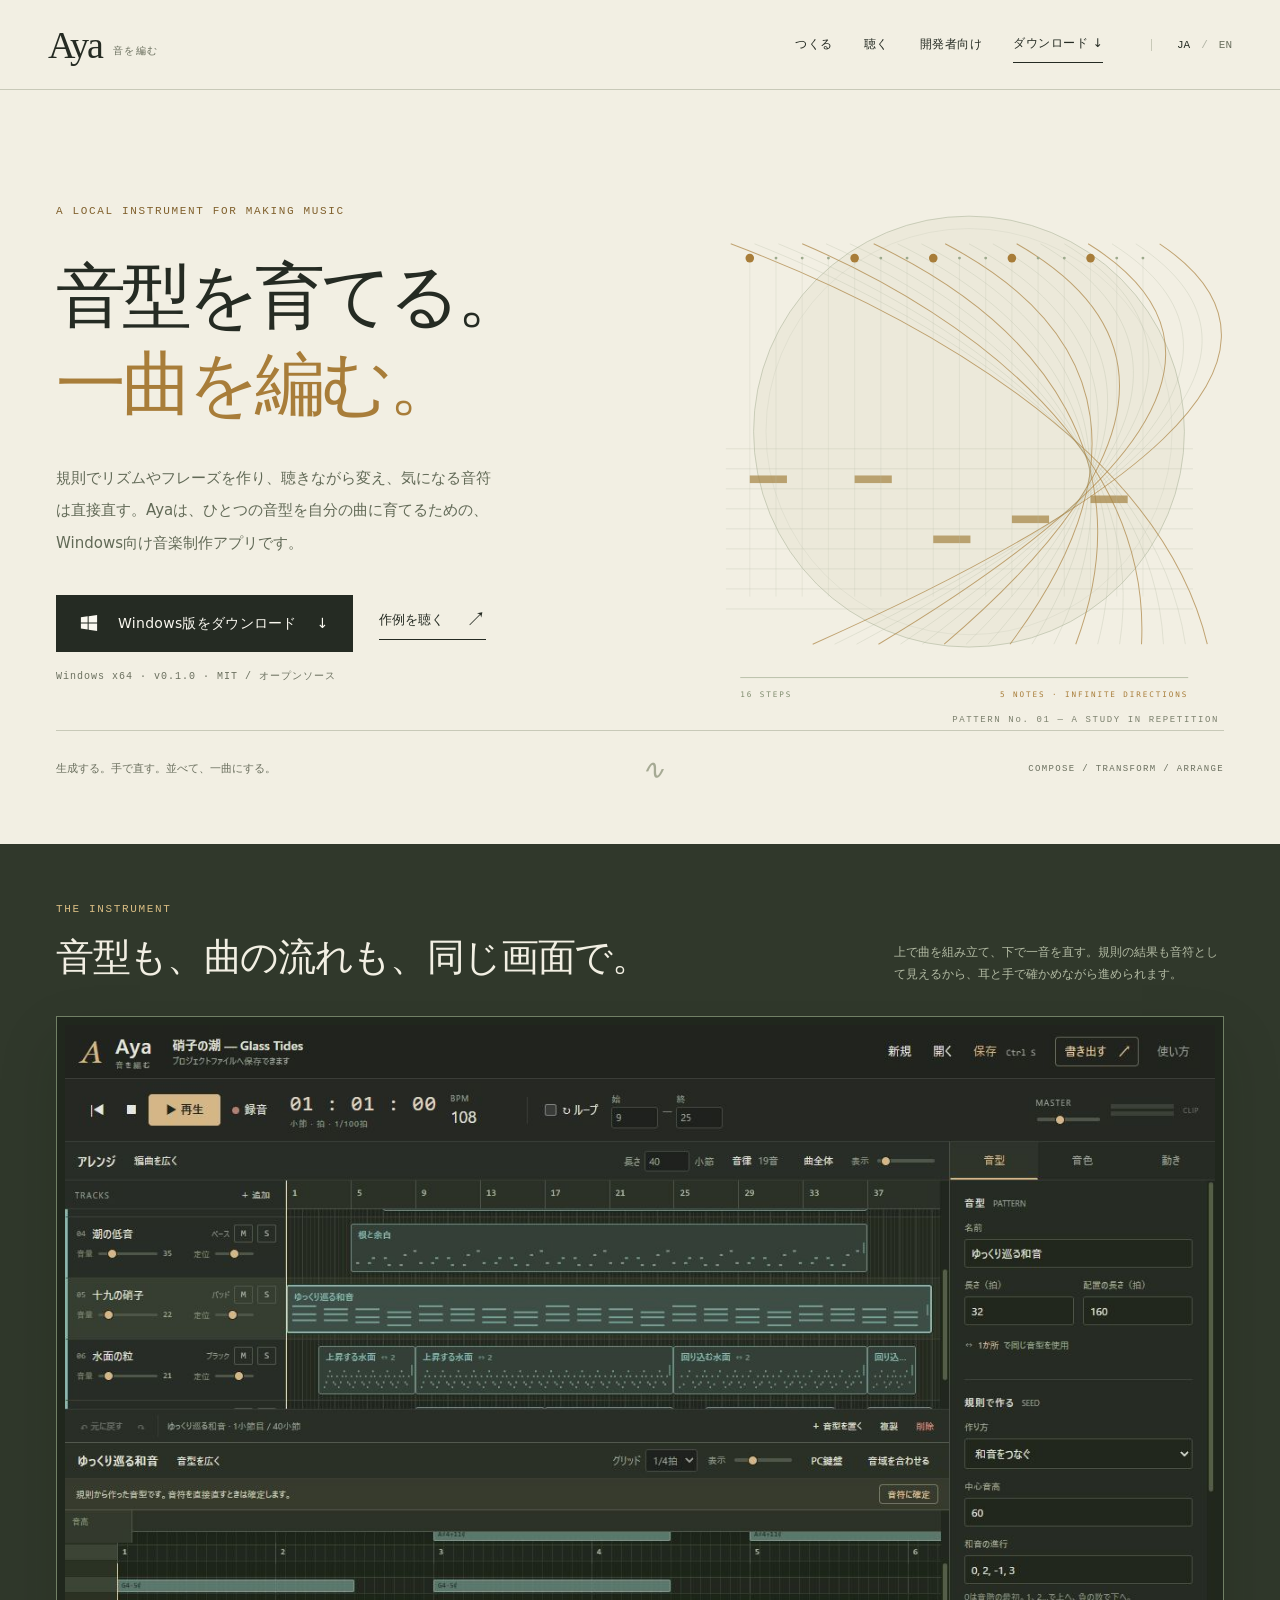
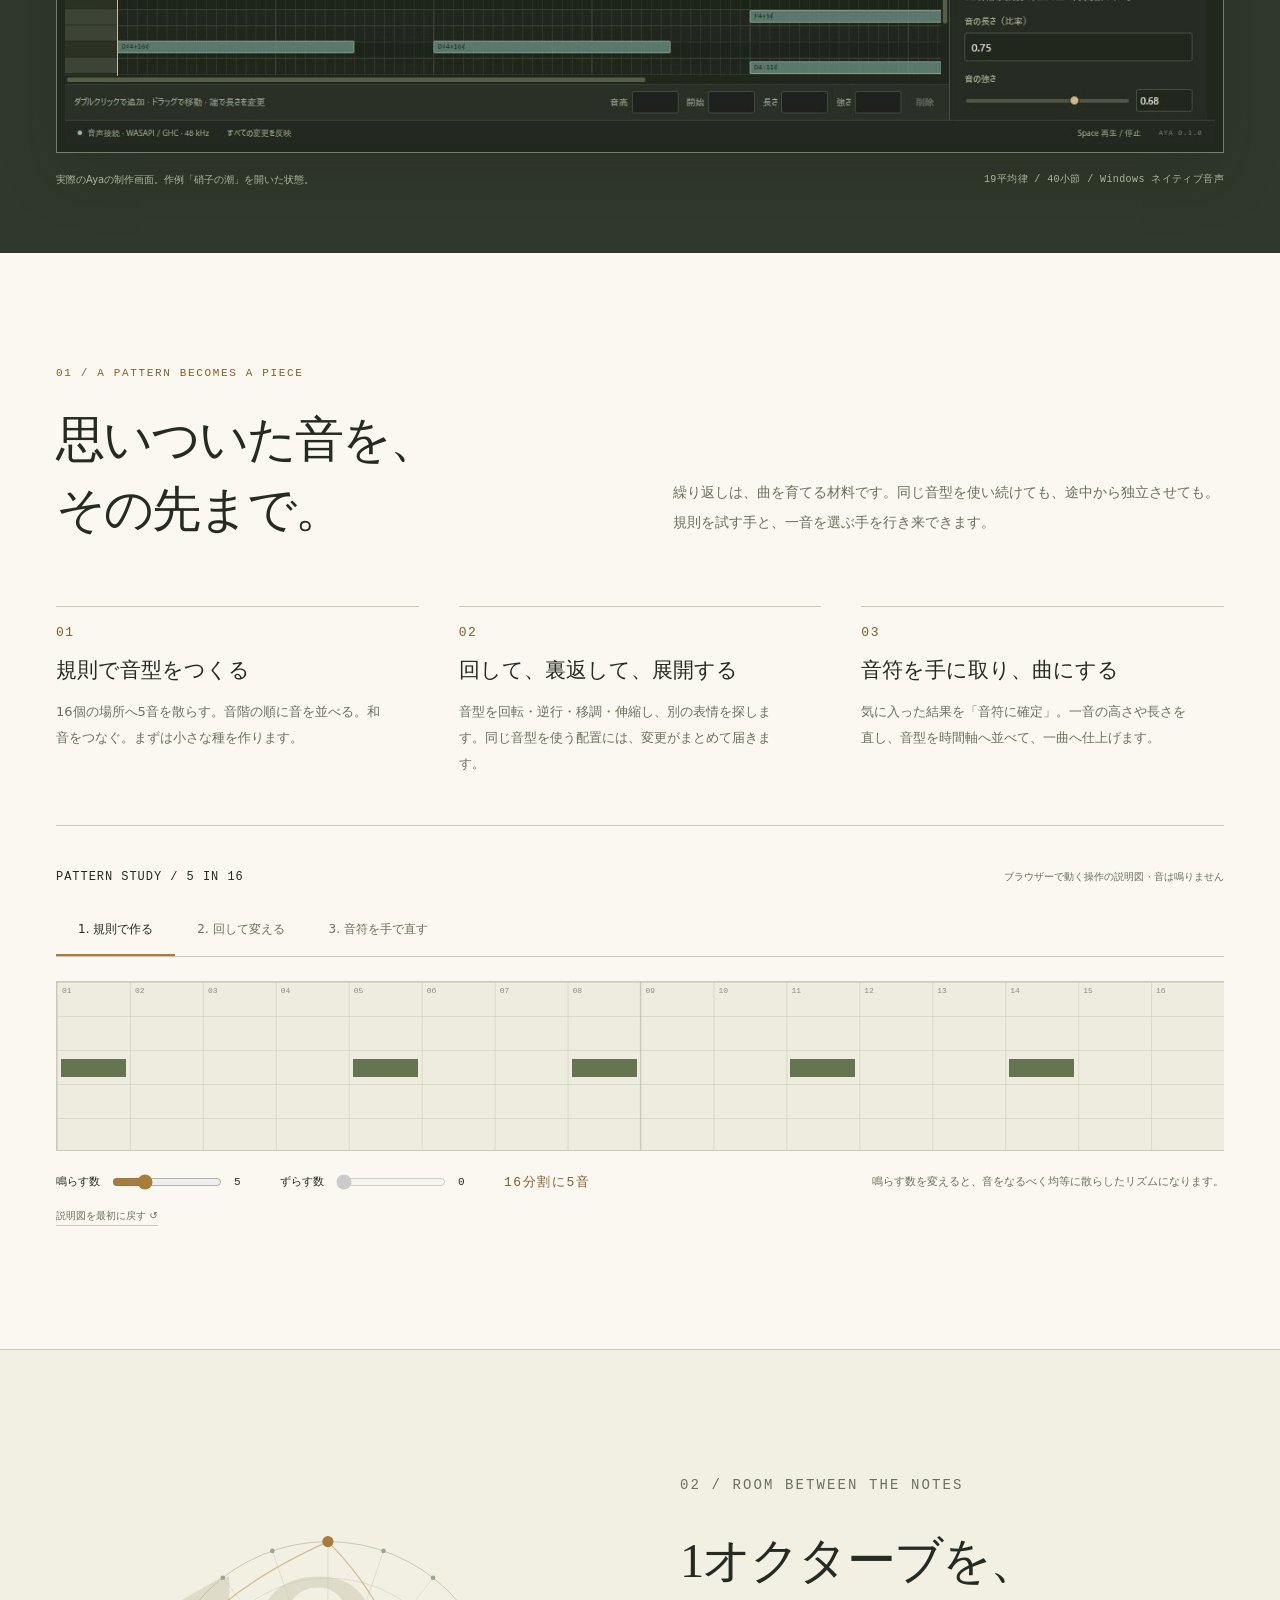
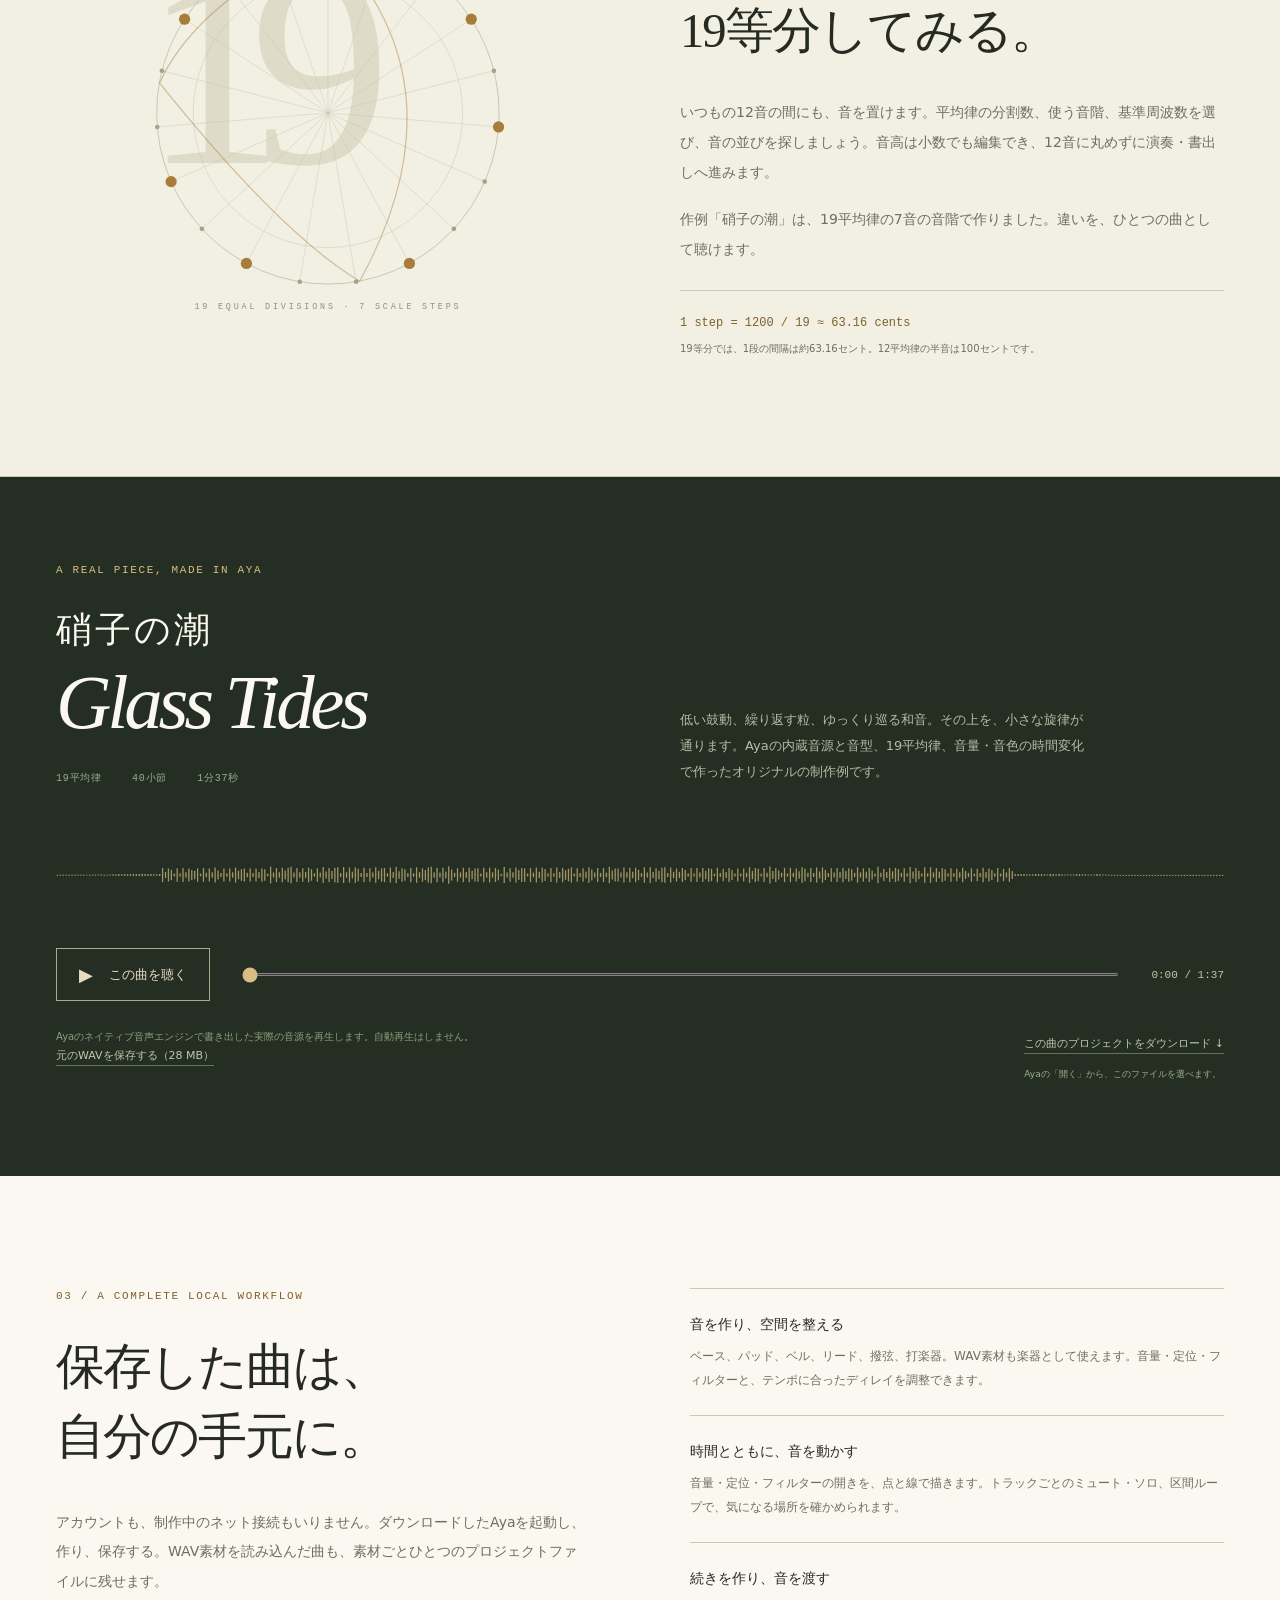
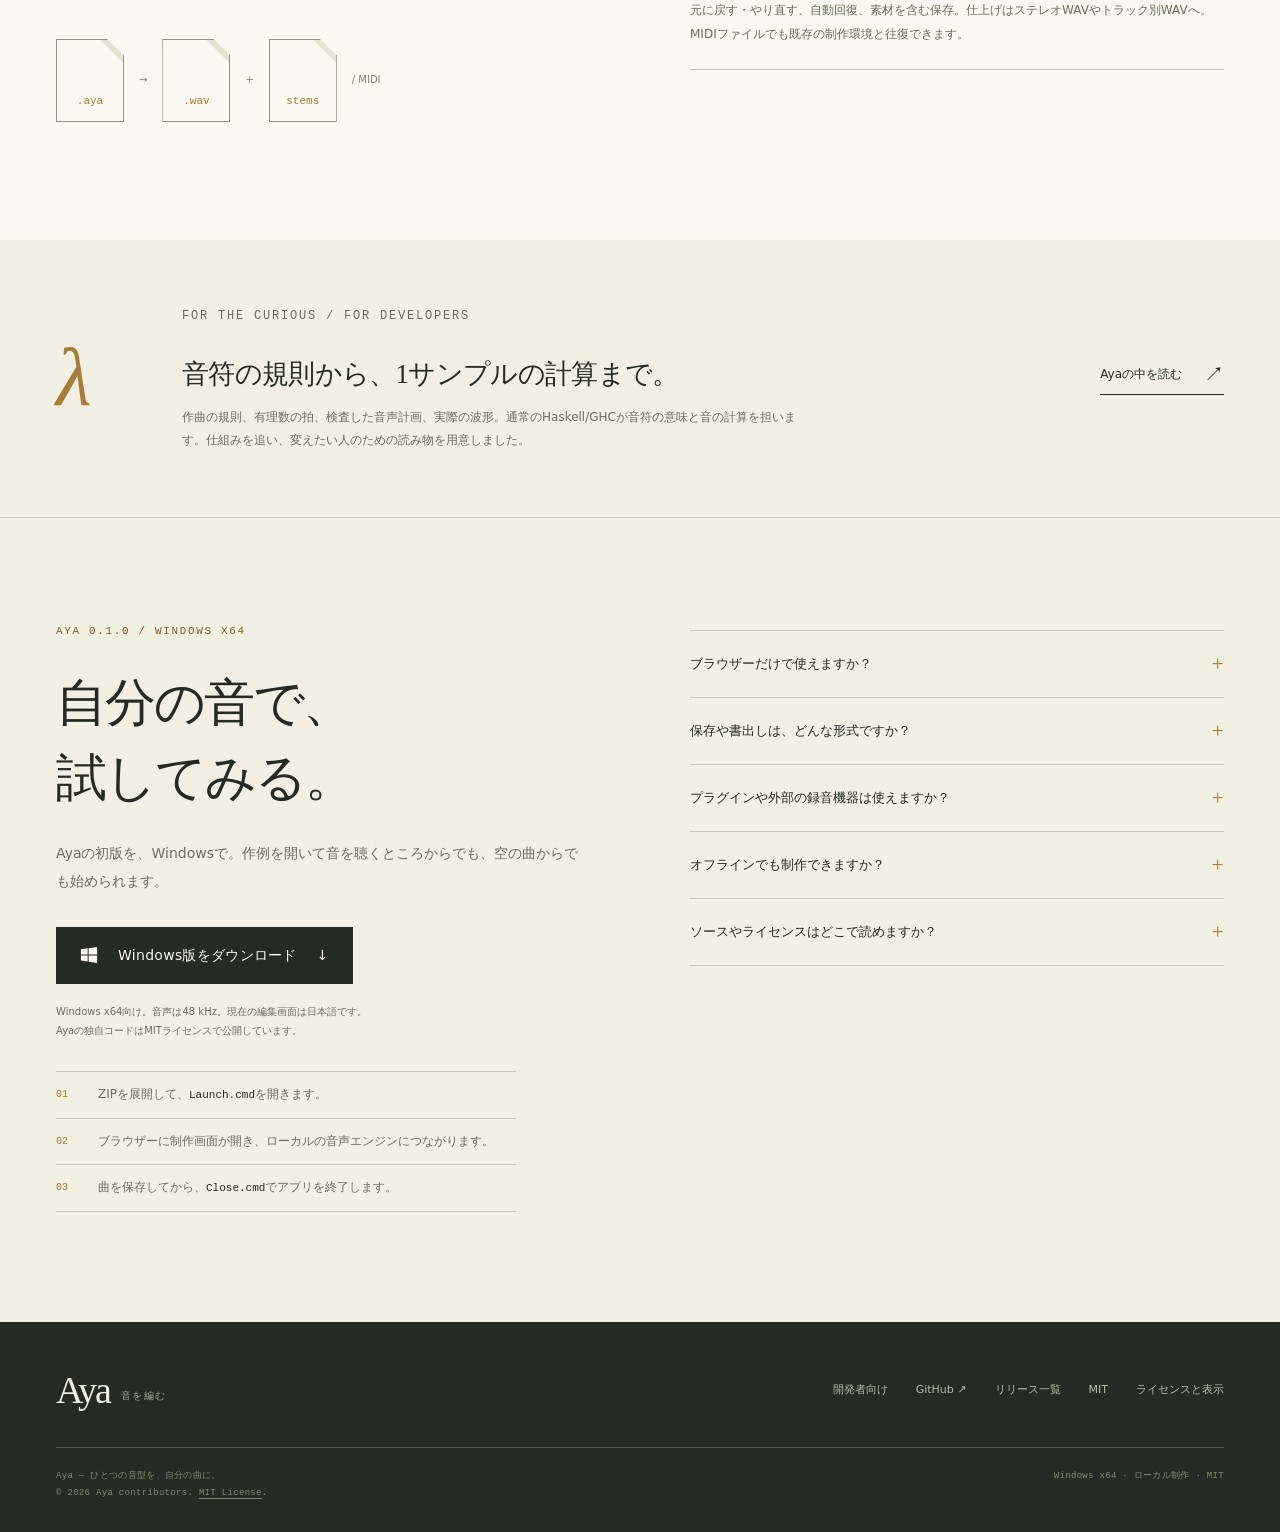
<file: site/index.html>
<!doctype html>
<html lang="ja"><head><meta charset="utf-8"><meta name="viewport" content="width=device-width,initial-scale=1"><title>Aya — 音型を育て、一曲を編む。</title><meta name="description" content="規則で音型を作り、聴きながら変え、音符を直接直す。微分音、生成と手編集、編曲、WAV書出しをひとつにしたWindowsの音楽制作アプリ。MITライセンス。"><meta name="theme-color" content="#f2efe3"><link rel="canonical" href="https://m-simplifier.github.io/aya-daw/"><link rel="alternate" hreflang="ja" href="https://m-simplifier.github.io/aya-daw/"><link rel="alternate" hreflang="en" href="https://m-simplifier.github.io/aya-daw/en/"><link rel="alternate" hreflang="x-default" href="https://m-simplifier.github.io/aya-daw/"><meta property="og:type" content="website"><meta property="og:site_name" content="Aya"><meta property="og:title" content="Aya — 音型を育て、一曲を編む。"><meta property="og:description" content="規則で音型を作り、聴きながら変え、音符を直接直す。微分音、生成と手編集、編曲、WAV書出しをひとつにしたWindowsの音楽制作アプリ。MITライセンス。"><meta property="og:url" content="https://m-simplifier.github.io/aya-daw/"><meta property="og:locale" content="ja_JP"><meta property="og:locale:alternate" content="en_US"><meta property="og:image" content="https://m-simplifier.github.io/aya-daw/assets/aya-studio.jpg"><meta property="og:image:width" content="1280"><meta property="og:image:height" content="800"><meta property="og:image:alt" content="Ayaの実際の制作画面。トラックの時間軸、音型のピアノロール、和音を作る規則が並んでいる。"><meta name="twitter:card" content="summary_large_image"><link rel="icon" href="assets/mark.svg" type="image/svg+xml"><link rel="stylesheet" href="style.css"><script src="main.js" defer></script></head><body><a class="skip-link" href="#main">本文へ</a><header class="site-header"><div class="header-inner"><a class="wordmark" href="./" aria-label="Aya"><span>Aya</span><small>音を編む</small></a><button class="nav-toggle" type="button" aria-expanded="false" aria-controls="site-nav">メニュー</button><nav class="nav" id="site-nav" aria-label="メインナビゲーション"><a href="./#make">つくる</a><a href="./#listen">聴く</a><a href="developers/" >開発者向け</a><a class="nav-download" href="./#download">ダウンロード ↓</a></nav><div class="locale" aria-label="Language"><span aria-current="page">JA</span><span class="slash">/</span><a href="en/" lang="en" hreflang="en">EN</a></div></div></header><main id="main"><section class="hero"><div class="wrap"><div class="hero-inner"><div class="hero-copy"><p class="eyebrow">A LOCAL INSTRUMENT FOR MAKING MUSIC</p><h1>音型を育てる。<br><em>一曲を編む。</em></h1><p class="hero-lead">規則でリズムやフレーズを作り、聴きながら変え、気になる音符は直接直す。Ayaは、ひとつの音型を自分の曲に育てるための、Windows向け音楽制作アプリです。</p><div class="hero-actions"><a class="button" href="https://github.com/M-simplifier/aya-daw/releases/latest/download/Aya-Windows-x64.zip"><svg aria-hidden="true" viewBox="0 0 20 20"><path d="M1 3.7 8.5 2.6v6.8H1zm8.6-1.3L19 1v8.4H9.6zM1 10.5h7.5v6.8L1 16.2zm8.6 0H19V19l-9.4-1.4z"/></svg>Windows版をダウンロード<span aria-hidden="true">↓</span></a><a class="text-link" href="#listen" data-listen>作例を聴く</a></div><p class="release-meta">Windows x64 · v0.1.0 · MIT / オープンソース</p></div><figure class="hero-art"><img src="assets/pattern-weave.svg" width="640" height="600" alt="16個の拍と音符を、細い線が織物のようにつなぐ譜面のイメージ。" fetchpriority="high"><figcaption>PATTERN No. 01 — A STUDY IN REPETITION</figcaption></figure></div><div class="hero-foot"><span>生成する。手で直す。並べて、一曲にする。</span><span class="motif" aria-hidden="true">∿</span><span>COMPOSE / TRANSFORM / ARRANGE</span></div></div></section>
 <section class="studio-section" aria-labelledby="studio-title"><div class="wrap"><div class="section-topline"><div><p class="eyebrow">THE INSTRUMENT</p><h2 id="studio-title">音型も、曲の流れも、同じ画面で。</h2></div><p>上で曲を組み立て、下で一音を直す。規則の結果も音符として見えるから、耳と手で確かめながら進められます。</p></div><figure><div class="studio-frame"><img src="assets/aya-studio.jpg" width="1280" height="800" alt="Ayaの実際の制作画面。トラックの時間軸、音型のピアノロール、和音を作る規則が並んでいる。" loading="lazy"></div><figcaption class="studio-caption"><span>実際のAyaの制作画面。作例「硝子の潮」を開いた状態。</span><span>19平均律 / 40小節 / Windows ネイティブ音声</span></figcaption></figure></div></section>
 <section id="make" class="workflow-section"><div class="wrap"><div class="section-heading"><div><p class="eyebrow">01 / A PATTERN BECOMES A PIECE</p><h2>思いついた音を、<br>その先まで。</h2></div><p class="intro">繰り返しは、曲を育てる材料です。同じ音型を使い続けても、途中から独立させても。規則を試す手と、一音を選ぶ手を行き来できます。</p></div><div class="process-strip"><div class="process-step"><span class="index-number">01</span><h3>規則で音型をつくる</h3><p>16個の場所へ5音を散らす。音階の順に音を並べる。和音をつなぐ。まずは小さな種を作ります。</p></div><div class="process-step"><span class="index-number">02</span><h3>回して、裏返して、展開する</h3><p>音型を回転・逆行・移調・伸縮し、別の表情を探します。同じ音型を使う配置には、変更がまとめて届きます。</p></div><div class="process-step"><span class="index-number">03</span><h3>音符を手に取り、曲にする</h3><p>気に入った結果を「音符に確定」。一音の高さや長さを直し、音型を時間軸へ並べて、一曲へ仕上げます。</p></div></div><div class="pattern-study"><div class="study-head"><h3>PATTERN STUDY / 5 IN 16</h3><span>ブラウザーで動く操作の説明図 · 音は鳴りません</span></div><div class="study-tabs" role="group" aria-label="操作の段階"><button type="button" data-study-phase="seed" aria-pressed="true">1. 規則で作る</button><button type="button" data-study-phase="rotate" aria-pressed="false">2. 回して変える</button><button type="button" data-study-phase="manual" aria-pressed="false">3. 音符を手で直す</button></div><div id="sequence" class="sequence" aria-label="16個の場所に音符を置く説明図"></div><div class="study-bottom"><div class="study-controls"><label>鳴らす数<input id="study-pulses" type="range" min="1" max="16" value="5"><output id="pulses-value">5</output></label><label>ずらす数<input id="study-rotation" type="range" min="0" max="15" value="0" disabled><output id="rotation-value">0</output></label><span class="index-number" id="study-count">5 / 16</span></div><p id="study-explanation" class="study-explanation" aria-live="polite"></p></div><button type="button" id="study-reset" class="study-reset">説明図を最初に戻す ↺</button></div></div></section>
 <section class="tuning-section"><div class="wrap tuning-inner"><div class="tuning-art" aria-hidden="true"><span class="nineteen">19</span><svg viewBox="0 0 500 440"><circle cx="250" cy="220" r="183" fill="none" stroke="#aeb59d" stroke-width=".7"/><circle cx="250" cy="220" r="144" fill="none" stroke="#c4c8b6" stroke-width=".5"/><line x1="250" y1="220" x2="250" y2="37" stroke="#c1c5b1" stroke-width=".45"/><circle cx="250" cy="37" r="6" fill="#a87d39"/><line x1="250" y1="220" x2="309.4200028644571" y2="46.91544476878386" stroke="#c1c5b1" stroke-width=".45"/><circle cx="309.4200028644571" cy="46.91544476878386" r="2.5" fill="#9da78b"/><line x1="250" y1="220" x2="362.4009264222092" y2="75.58728678045998" stroke="#c1c5b1" stroke-width=".45"/><circle cx="362.4009264222092" cy="75.58728678045998" r="2.5" fill="#9da78b"/><line x1="250" y1="220" x2="403.2014655220427" y2="119.9084870635959" stroke="#c1c5b1" stroke-width=".45"/><circle cx="403.2014655220427" cy="119.9084870635959" r="6" fill="#a87d39"/><line x1="250" y1="220" x2="427.4002486668975" y2="175.07615585323376" stroke="#c1c5b1" stroke-width=".45"/><circle cx="427.4002486668975" cy="175.07615585323376" r="2.5" fill="#9da78b"/><line x1="250" y1="220" x2="432.3749622202206" y2="235.1120202214368" stroke="#c1c5b1" stroke-width=".45"/><circle cx="432.3749622202206" cy="235.1120202214368" r="6" fill="#a87d39"/><line x1="250" y1="220" x2="417.58651877787554" y2="293.5102627114934" stroke="#c1c5b1" stroke-width=".45"/><circle cx="417.58651877787554" cy="293.5102627114934" r="2.5" fill="#9da78b"/><line x1="250" y1="220" x2="384.63747565318306" y2="343.9425276075106" stroke="#c1c5b1" stroke-width=".45"/><circle cx="384.63747565318306" cy="343.9425276075106" r="2.5" fill="#9da78b"/><line x1="250" y1="220" x2="337.0983729257845" y2="380.9436964707875" stroke="#c1c5b1" stroke-width=".45"/><circle cx="337.0983729257845" cy="380.9436964707875" r="6" fill="#a87d39"/><line x1="250" y1="220" x2="280.1208100213743" y2="400.50411852269815" stroke="#c1c5b1" stroke-width=".45"/><circle cx="280.1208100213743" cy="400.50411852269815" r="2.5" fill="#9da78b"/><line x1="250" y1="220" x2="219.8791899786257" y2="400.5041185226982" stroke="#c1c5b1" stroke-width=".45"/><circle cx="219.8791899786257" cy="400.5041185226982" r="2.5" fill="#9da78b"/><line x1="250" y1="220" x2="162.90162707421564" y2="380.94369647078753" stroke="#c1c5b1" stroke-width=".45"/><circle cx="162.90162707421564" cy="380.94369647078753" r="6" fill="#a87d39"/><line x1="250" y1="220" x2="115.36252434681691" y2="343.9425276075106" stroke="#c1c5b1" stroke-width=".45"/><circle cx="115.36252434681691" cy="343.9425276075106" r="2.5" fill="#9da78b"/><line x1="250" y1="220" x2="82.41348122212446" y2="293.51026271149334" stroke="#c1c5b1" stroke-width=".45"/><circle cx="82.41348122212446" cy="293.51026271149334" r="6" fill="#a87d39"/><line x1="250" y1="220" x2="67.6250377797794" y2="235.11202022143686" stroke="#c1c5b1" stroke-width=".45"/><circle cx="67.6250377797794" cy="235.11202022143686" r="2.5" fill="#9da78b"/><line x1="250" y1="220" x2="72.59975133310252" y2="175.07615585323381" stroke="#c1c5b1" stroke-width=".45"/><circle cx="72.59975133310252" cy="175.07615585323381" r="2.5" fill="#9da78b"/><line x1="250" y1="220" x2="96.79853447795725" y2="119.90848706359593" stroke="#c1c5b1" stroke-width=".45"/><circle cx="96.79853447795725" cy="119.90848706359593" r="6" fill="#a87d39"/><line x1="250" y1="220" x2="137.59907357779088" y2="75.58728678045989" stroke="#c1c5b1" stroke-width=".45"/><circle cx="137.59907357779088" cy="75.58728678045989" r="2.5" fill="#9da78b"/><line x1="250" y1="220" x2="190.5799971355429" y2="46.91544476878386" stroke="#c1c5b1" stroke-width=".45"/><circle cx="190.5799971355429" cy="46.91544476878386" r="2.5" fill="#9da78b"/><path d="M250 37Q400 188 284 400Q200 350 70 188Q110 100 250 37" fill="none" stroke="#a87d39" stroke-width="1.3" opacity=".45"/><text x="250" y="430" text-anchor="middle" fill="#8b937c" font-family="monospace" font-size="9" letter-spacing="3">19 EQUAL DIVISIONS · 7 SCALE STEPS</text></svg></div><div class="tuning-copy"><p class="eyebrow">02 / ROOM BETWEEN THE NOTES</p><h2>1オクターブを、<br>19等分してみる。</h2><p>いつもの12音の間にも、音を置けます。平均律の分割数、使う音階、基準周波数を選び、音の並びを探しましょう。音高は小数でも編集でき、12音に丸めずに演奏・書出しへ進みます。</p><p>作例「硝子の潮」は、19平均律の7音の音階で作りました。違いを、ひとつの曲として聴けます。</p><div class="tuning-example">1 step = 1200 / 19 ≈ 63.16 cents<small>19等分では、1段の間隔は約63.16セント。12平均律の半音は100セントです。</small></div></div></div></section>
 <section class="listening-section" id="listen"><div class="wrap"><p class="eyebrow">A REAL PIECE, MADE IN AYA</p><div class="song-intro"><div><div class="song-title-ja" lang="ja">硝子の潮</div><h2 class="song-title-en" lang="en">Glass Tides</h2><div class="song-meta"><span>19平均律</span><span>40小節</span><span>1分37秒</span></div></div><p>低い鼓動、繰り返す粒、ゆっくり巡る和音。その上を、小さな旋律が通ります。Ayaの内蔵音源と音型、19平均律、音量・音色の時間変化で作ったオリジナルの制作例です。</p></div><img class="waveform" src="assets/glass-tides-wave.svg" alt="" width="1200" height="100" loading="lazy"><audio id="example-audio" class="native-audio" preload="none" src="assets/glass-tides.wav"></audio><div class="audio-control-row"><button type="button" class="listen-toggle" id="listen-toggle" aria-pressed="false"><span class="listen-symbol" aria-hidden="true">▶</span><span class="listen-label">この曲を聴く</span></button><input class="audio-seek" id="audio-seek" type="range" min="0" max="97.27225" step="0.05" value="0" aria-label="曲の再生位置"><span class="audio-time" id="audio-time">0:00 / 1:37</span></div><p id="audio-error" class="audio-error" role="status" hidden></p><div class="song-footer"><p>Ayaのネイティブ音声エンジンで書き出した実際の音源を再生します。自動再生はしません。<br><a href="assets/glass-tides.wav" download="Glass-Tides.wav">元のWAVを保存する（28 MB）</a></p><div class="song-project-link"><a href="assets/glass-tides.aya.json" download="glass-tides.aya.json">この曲のプロジェクトをダウンロード ↓</a><small>Ayaの「開く」から、このファイルを選べます。</small></div></div><noscript><p class="audio-noscript"><audio controls preload="none" src="assets/glass-tides.wav"></audio></p></noscript></div></section>
 <section class="ownership-section"><div class="wrap ownership-grid"><div><p class="eyebrow">03 / A COMPLETE LOCAL WORKFLOW</p><h2>保存した曲は、<br>自分の手元に。</h2><p class="prose">アカウントも、制作中のネット接続もいりません。ダウンロードしたAyaを起動し、作り、保存する。WAV素材を読み込んだ曲も、素材ごとひとつのプロジェクトファイルに残せます。</p><div class="file-score" aria-hidden="true"><div class="file-glyph">.aya</div><span>→</span><div class="file-glyph">.wav</div><span>+</span><div class="file-glyph">stems</div><span>/ MIDI</span></div></div><ul class="capability-lines"><li><strong>音を作り、空間を整える</strong><p>ベース、パッド、ベル、リード、撥弦、打楽器。WAV素材も楽器として使えます。音量・定位・フィルターと、テンポに合ったディレイを調整できます。</p></li><li><strong>時間とともに、音を動かす</strong><p>音量・定位・フィルターの開きを、点と線で描きます。トラックごとのミュート・ソロ、区間ループで、気になる場所を確かめられます。</p></li><li><strong>続きを作り、音を渡す</strong><p>元に戻す・やり直す、自動回復、素材を含む保存。仕上げはステレオWAVやトラック別WAVへ。MIDIファイルでも既存の制作環境と往復できます。</p></li></ul></div></section>
 <section class="technical-invitation"><div class="wrap technical-inner"><div class="lambda-mark" aria-hidden="true">λ</div><div><p class="eyebrow">FOR THE CURIOUS / FOR DEVELOPERS</p><h2>音符の規則から、1サンプルの計算まで。</h2><p>作曲の規則、有理数の拍、検査した音声計画、実際の波形。通常のHaskell/GHCが音符の意味と音の計算を担います。仕組みを追い、変えたい人のための読み物を用意しました。</p></div><a class="text-link" href="developers/">Ayaの中を読む</a></div></section>
 <section class="download-section" id="download"><div class="wrap download-grid"><div><p class="eyebrow">AYA 0.1.0 / WINDOWS X64</p><h2>自分の音で、<br>試してみる。</h2><p class="download-copy">Ayaの初版を、Windowsで。作例を開いて音を聴くところからでも、空の曲からでも始められます。</p><a class="button" href="https://github.com/M-simplifier/aya-daw/releases/latest/download/Aya-Windows-x64.zip"><svg aria-hidden="true" viewBox="0 0 20 20"><path d="M1 3.7 8.5 2.6v6.8H1zm8.6-1.3L19 1v8.4H9.6zM1 10.5h7.5v6.8L1 16.2zm8.6 0H19V19l-9.4-1.4z"/></svg>Windows版をダウンロード<span aria-hidden="true">↓</span></a><p class="download-note">Windows x64向け。音声は48 kHz。現在の編集画面は日本語です。<br>Ayaの独自コードはMITライセンスで公開しています。</p><ol class="install-steps"><li><span>01</span><div>ZIPを展開して、<code>Launch.cmd</code>を開きます。</div></li><li><span>02</span><div>ブラウザーに制作画面が開き、ローカルの音声エンジンにつながります。</div></li><li><span>03</span><div>曲を保存してから、<code>Close.cmd</code>でアプリを終了します。</div></li></ol></div><div class="faq"><details><summary>ブラウザーだけで使えますか？</summary><p>制作画面にはブラウザーを使います。音を計算してデバイスへ送るのは、同じPCで動くネイティブのHaskellエンジンです。配布ZIPのLaunch.cmdから起動してください。</p></details><details><summary>保存や書出しは、どんな形式ですか？</summary><p>プロジェクトは.ayaファイルです。中身はJSONで、読み込んだWAV素材も含みます。音源は48 kHzステレオWAVとトラック別WAVに書き出せます。MIDIファイルの読込み・書出しも使えます。</p></details><details><summary>プラグインや外部の録音機器は使えますか？</summary><p>初版は内蔵音源、WAV素材、PC鍵盤での演奏・録音が中心です。VST、ASIO、マイク録音、外部MIDI機器の自動接続には対応していません。MIDIファイルの微分音は、受信側のピッチベンド対応などに条件があります。</p></details><details><summary>オフラインでも制作できますか？</summary><p>ダウンロードして展開したあとは、アカウントやネット接続なしで制作できます。曲と素材は手元のプロジェクトに保存します。</p></details><details><summary>ソースやライセンスはどこで読めますか？</summary><p><a href="https://github.com/M-simplifier/aya-daw">GitHubリポジトリ</a>で公開しています。Ayaの独自コードはMITライセンスです。同梱する依存ライブラリーには、それぞれのライセンスがあります。著作権表示・ライセンスと再配布時の情報は、配布ZIPと<a href="https://github.com/M-simplifier/aya-daw/blob/main/THIRD-PARTY.md">依存ライブラリーの案内</a>、<a href="https://github.com/M-simplifier/aya-daw/tree/main/licenses">licenses</a>を参照してください。</p></details></div></div></section></main><footer class="site-footer"><div class="wrap"><div class="footer-top"><a class="wordmark" href="./"><span>Aya</span><small>音を編む</small></a><nav class="footer-links" aria-label="フッター"><a href="developers/">開発者向け</a><a href="https://github.com/M-simplifier/aya-daw">GitHub ↗</a><a href="https://github.com/M-simplifier/aya-daw/releases">リリース一覧</a><a href="https://github.com/M-simplifier/aya-daw/blob/main/LICENSE">MIT</a><a href="https://github.com/M-simplifier/aya-daw/blob/main/THIRD-PARTY.md">ライセンスと表示</a></nav></div><div class="footer-bottom"><p>Aya — ひとつの音型を、自分の曲に。<br>© 2026 Aya contributors. <a href="https://github.com/M-simplifier/aya-daw/blob/main/LICENSE">MIT License</a>.</p><span>Windows x64 · ローカル制作 · MIT</span></div></div></footer><script type="application/ld+json">{"@context":"https://schema.org","@type":"SoftwareApplication","name":"Aya","applicationCategory":"MultimediaApplication","operatingSystem":"Windows x64","softwareVersion":"0.1.0","url":"https://m-simplifier.github.io/aya-daw/","license":"https://github.com/M-simplifier/aya-daw/blob/main/LICENSE","downloadUrl":"https://github.com/M-simplifier/aya-daw/releases/latest/download/Aya-Windows-x64.zip","offers":{"@type":"Offer","price":"0","priceCurrency":"USD"}}</script></body></html>
</file>
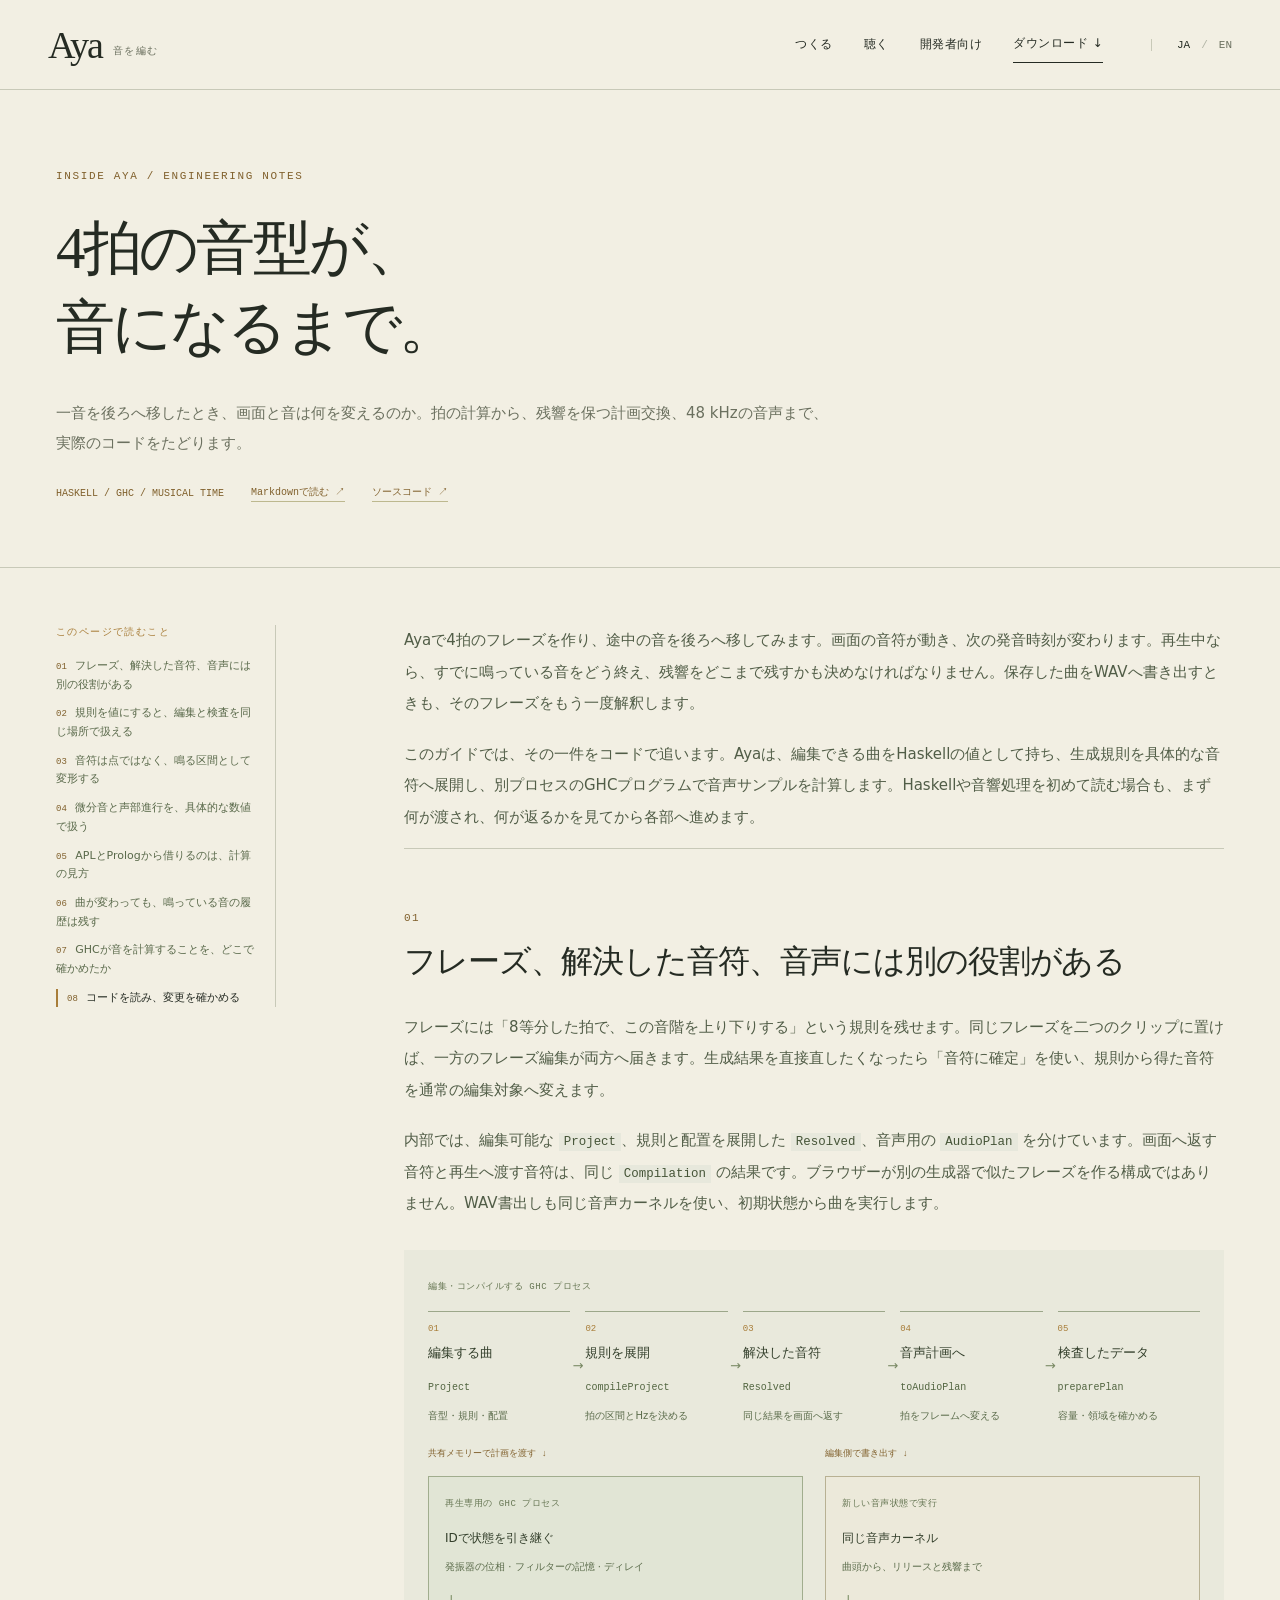
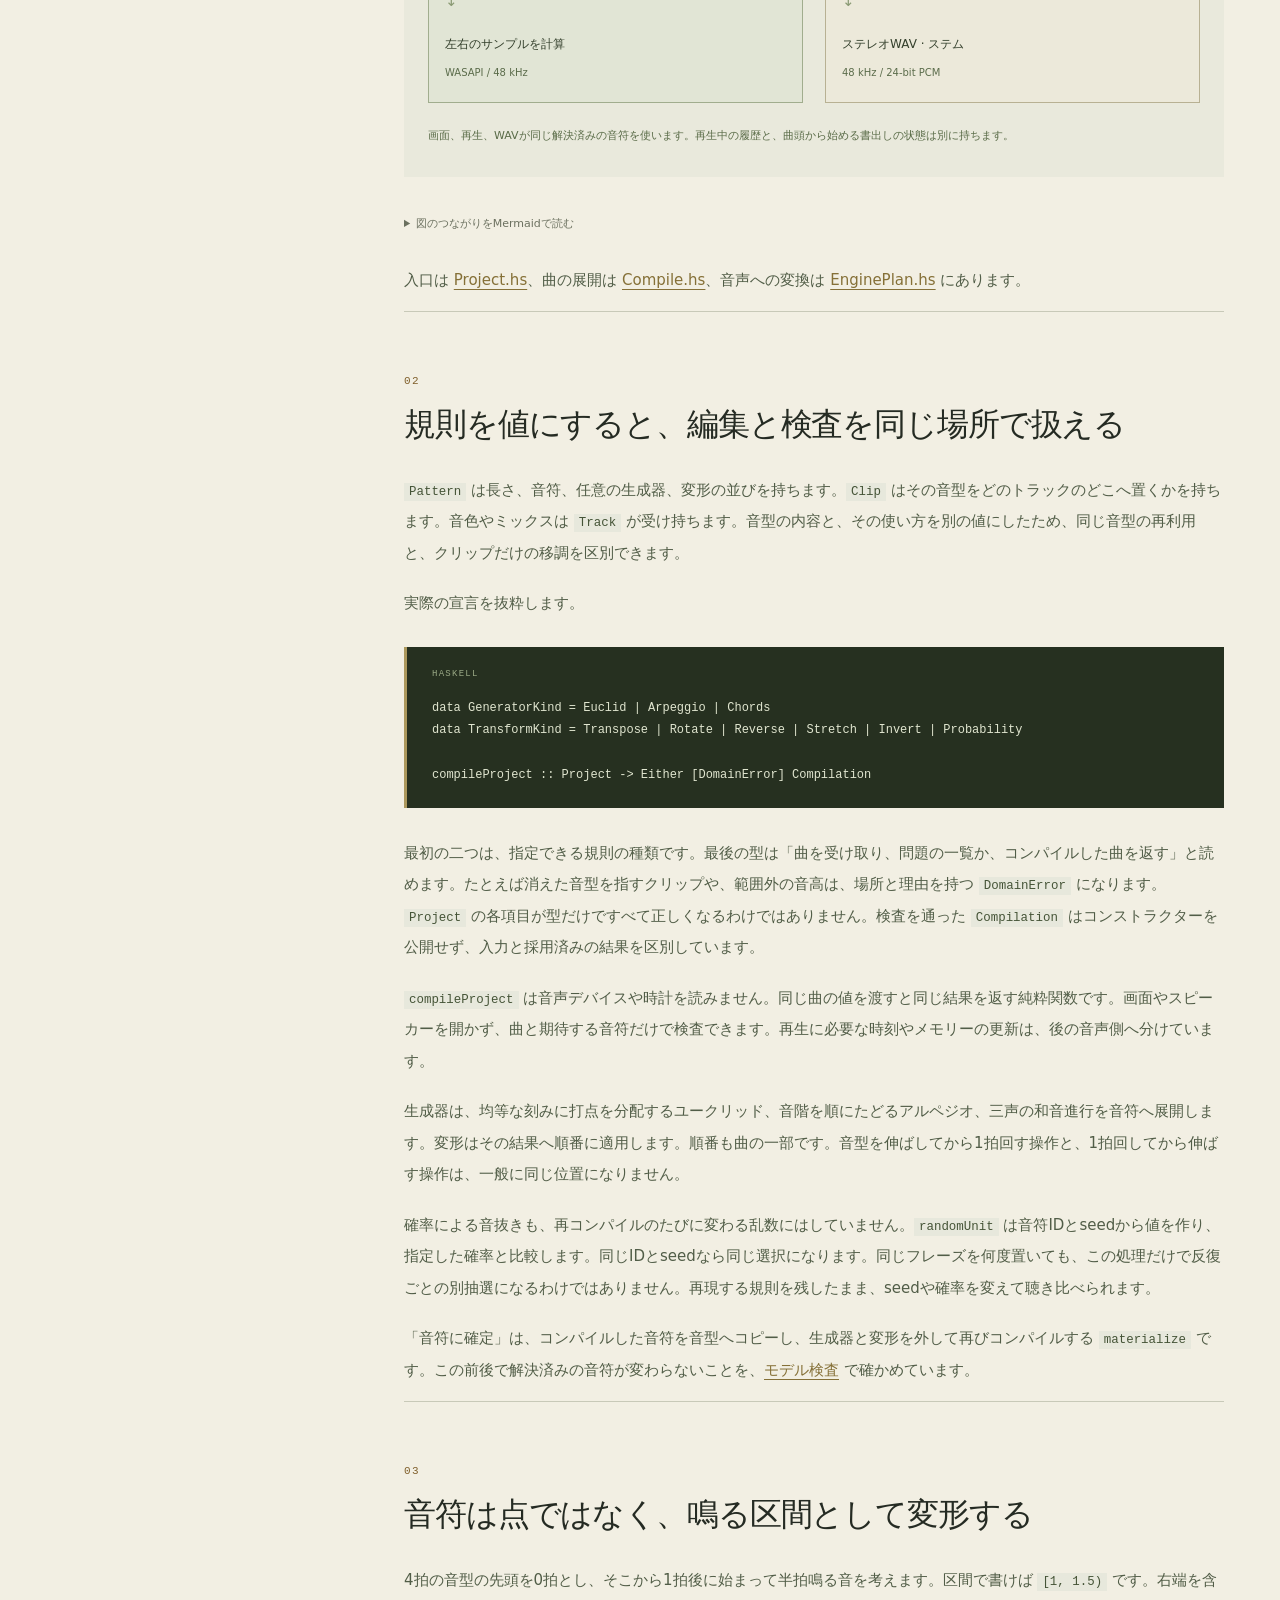
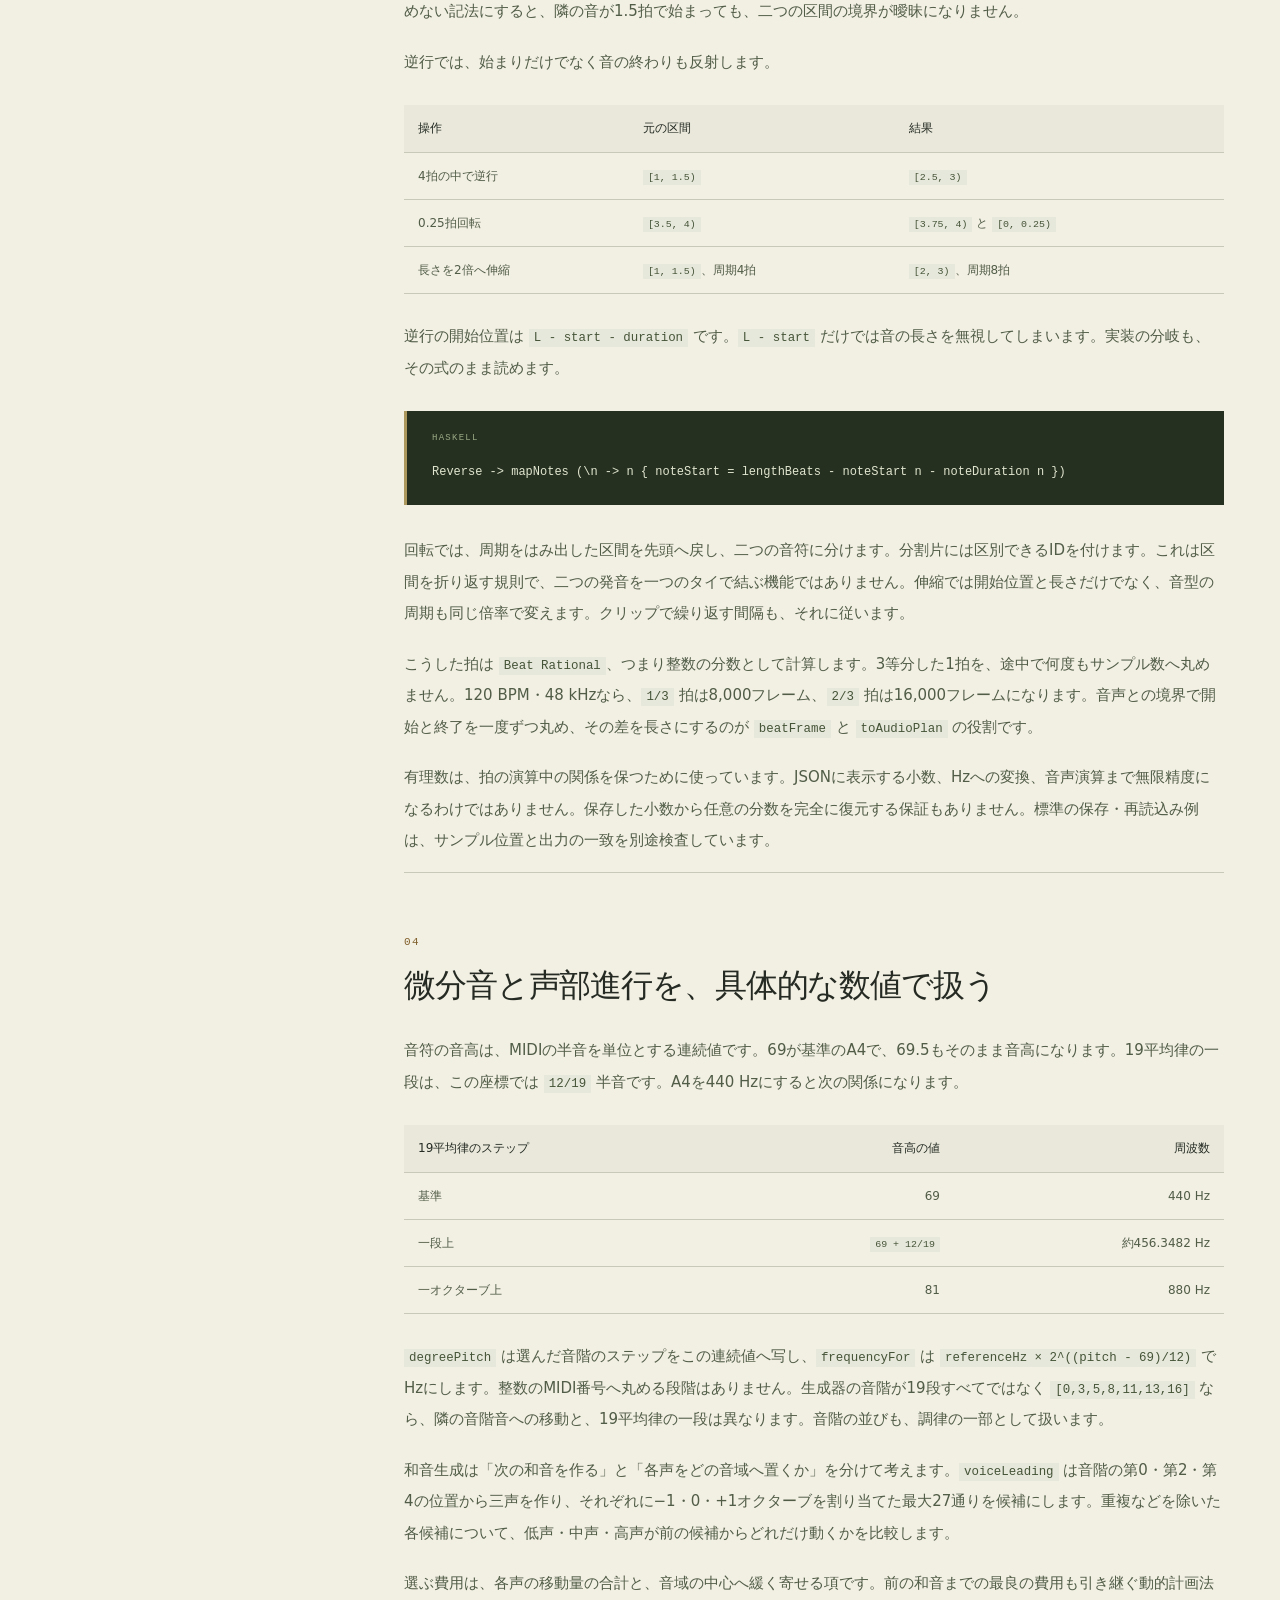
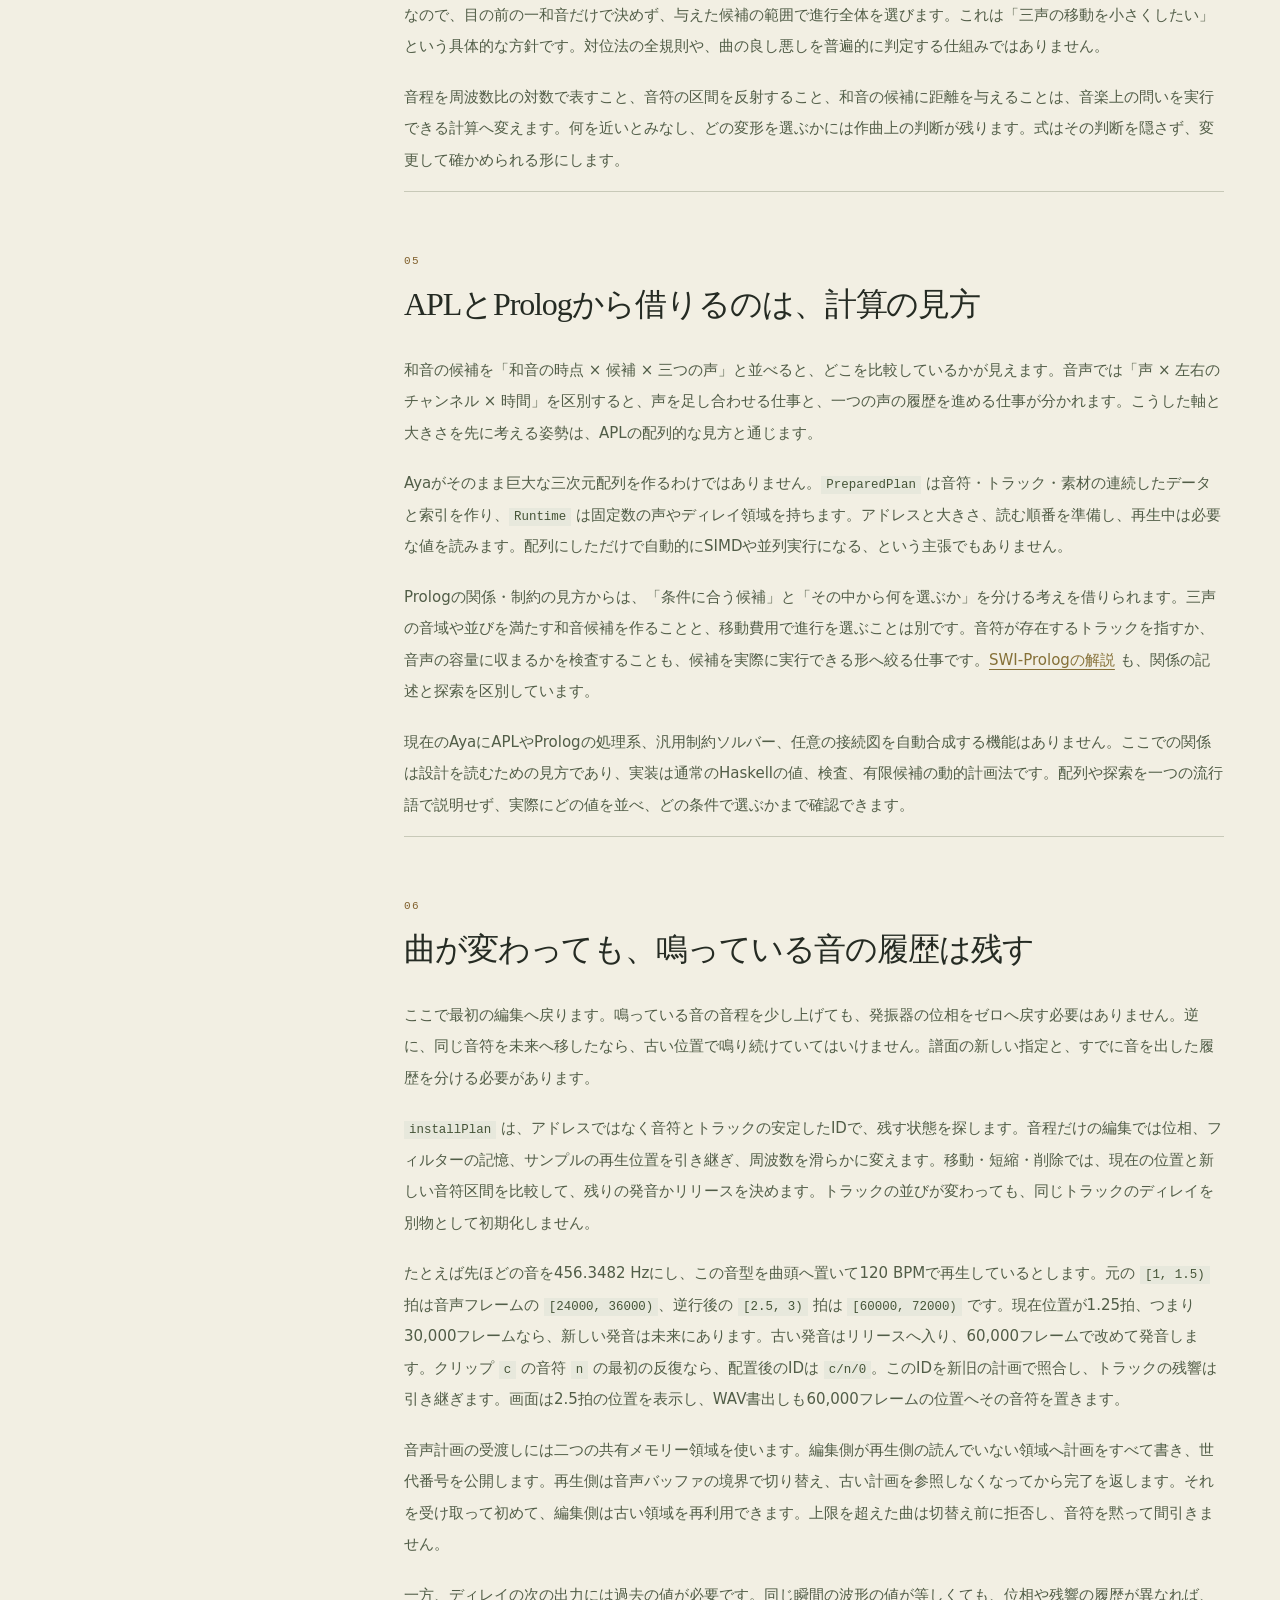
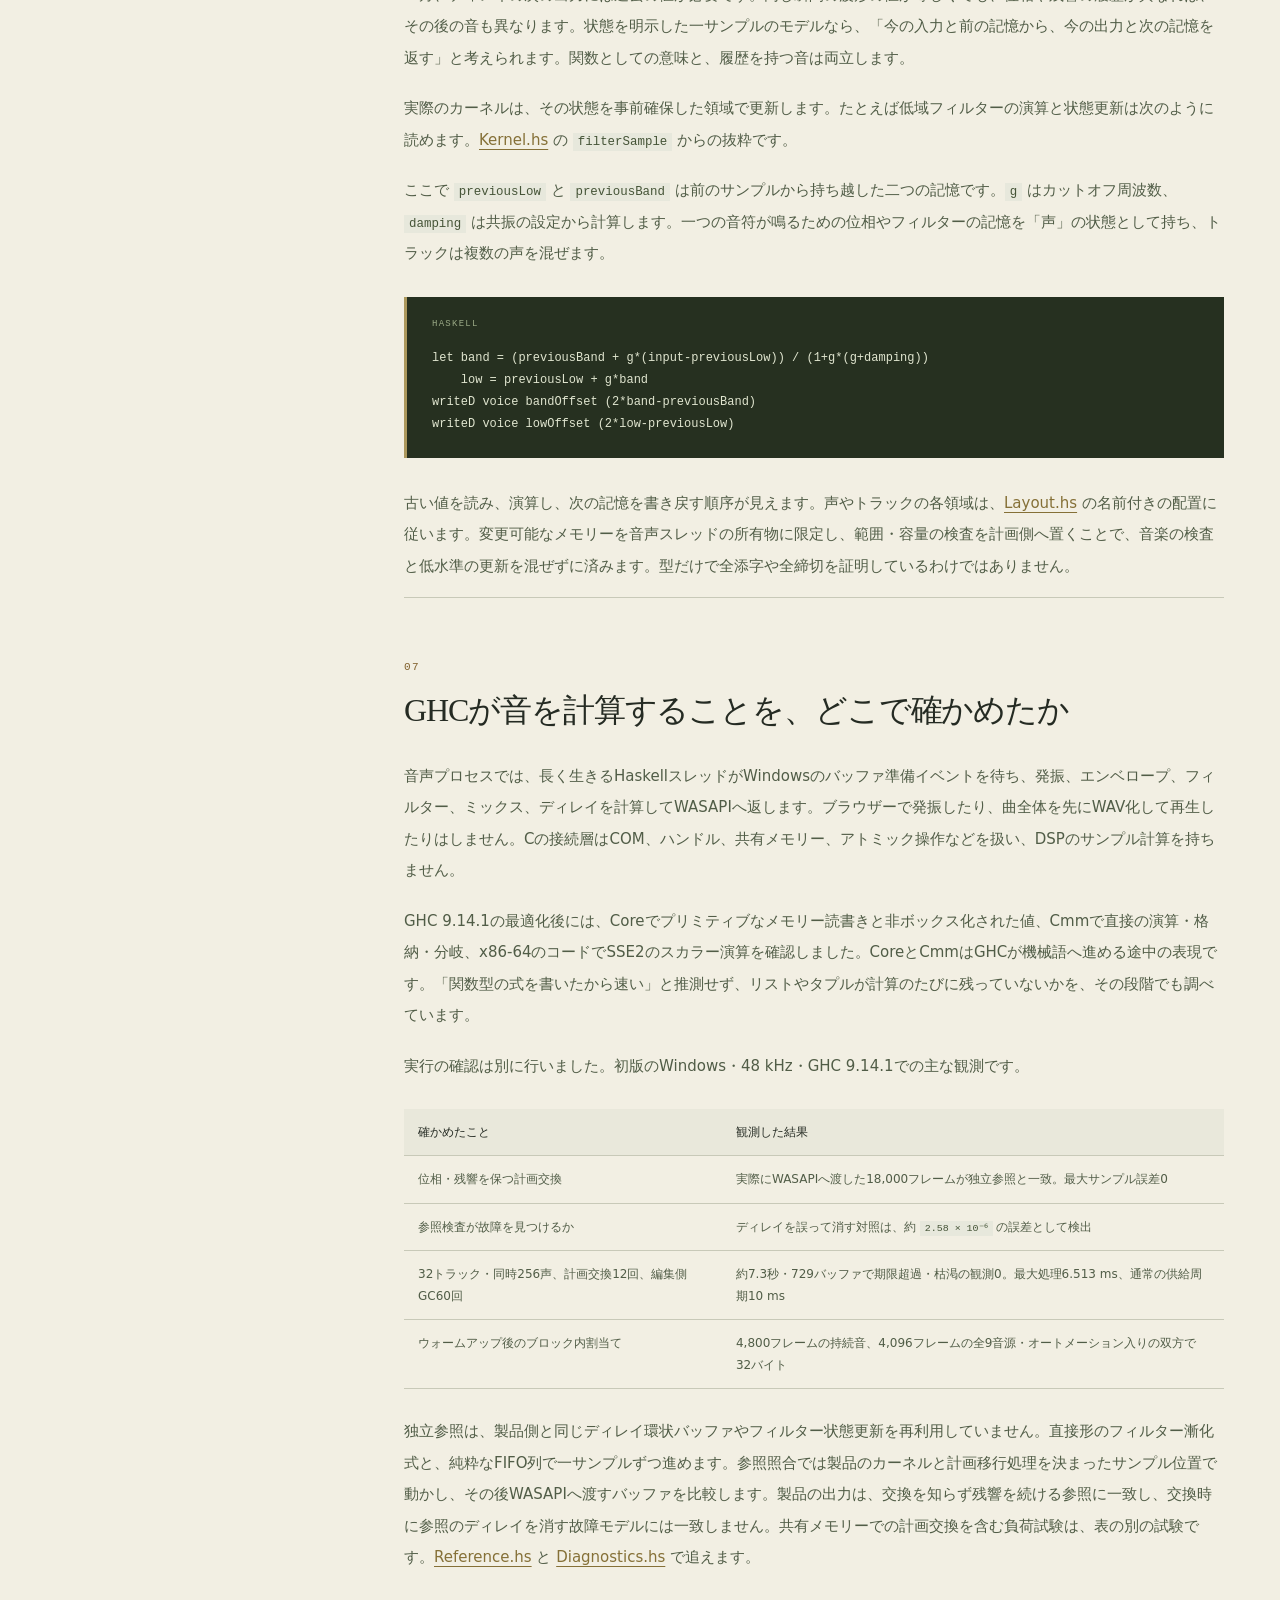
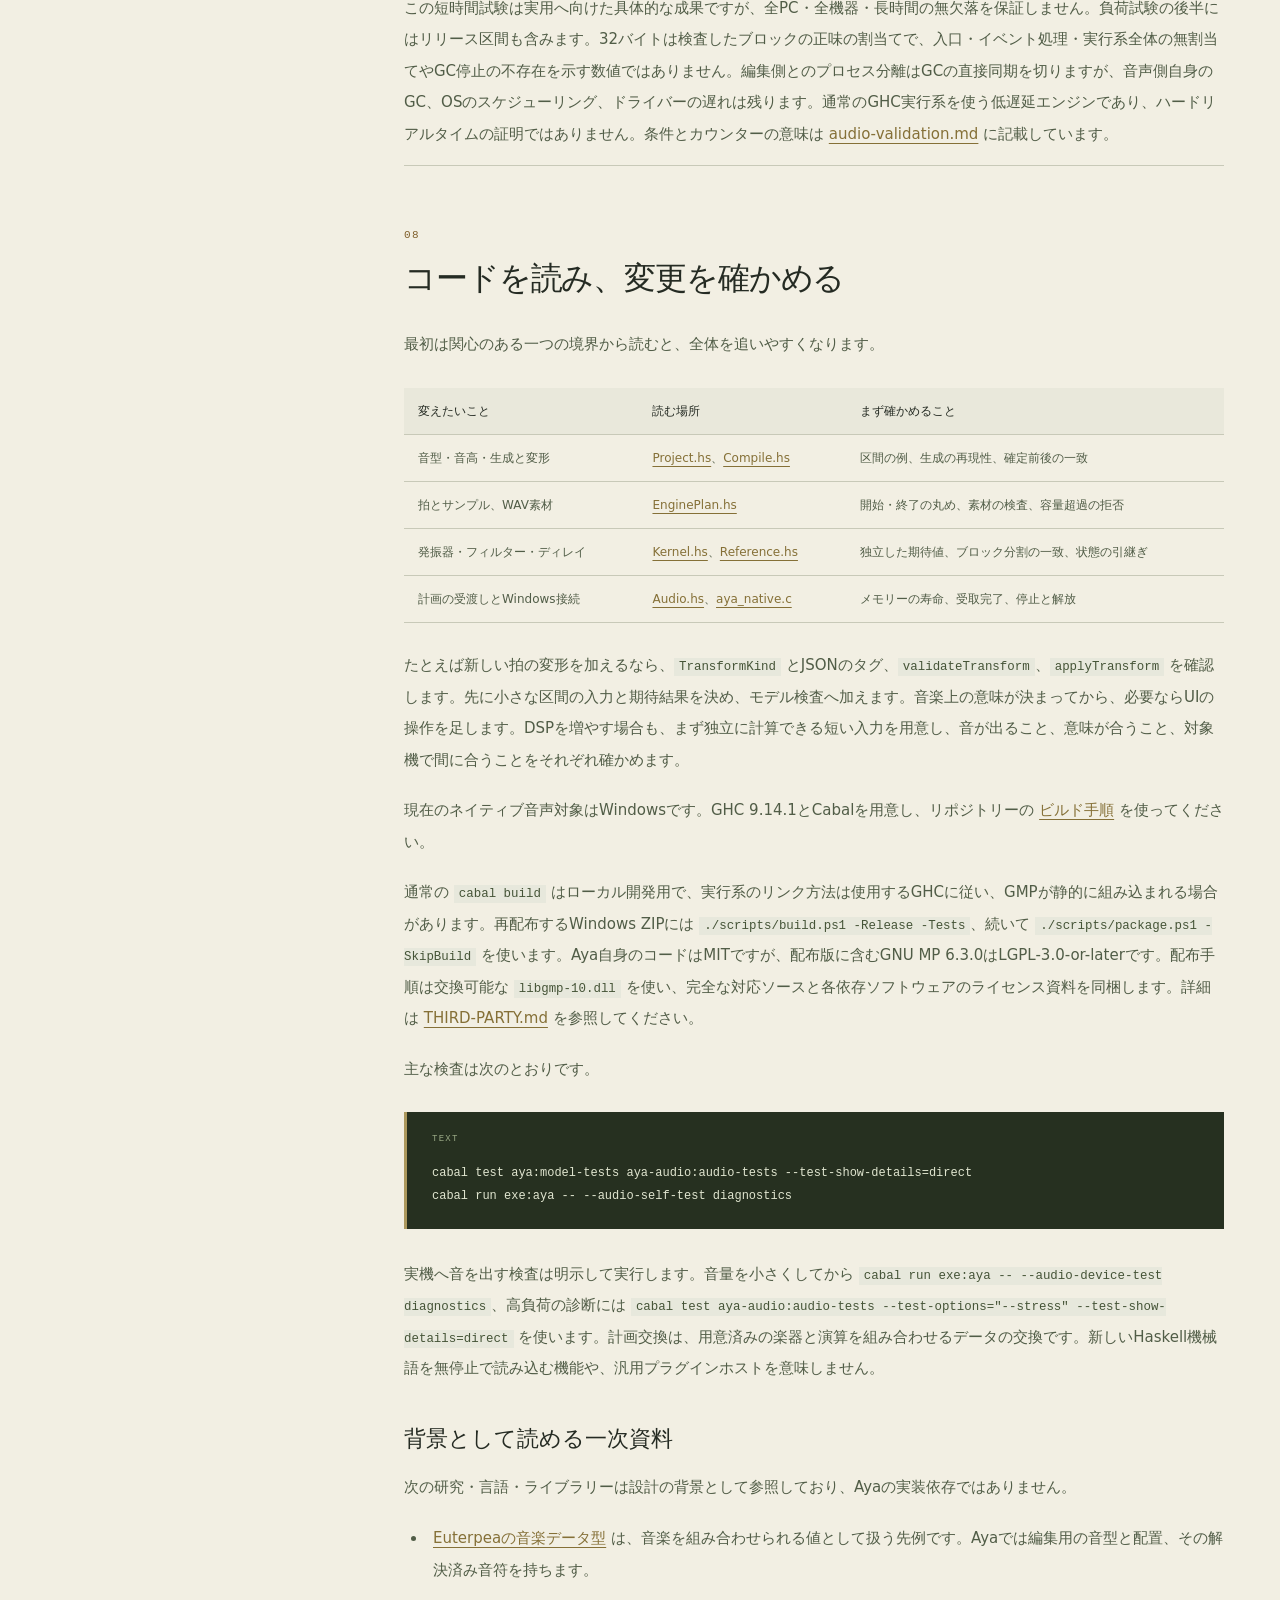
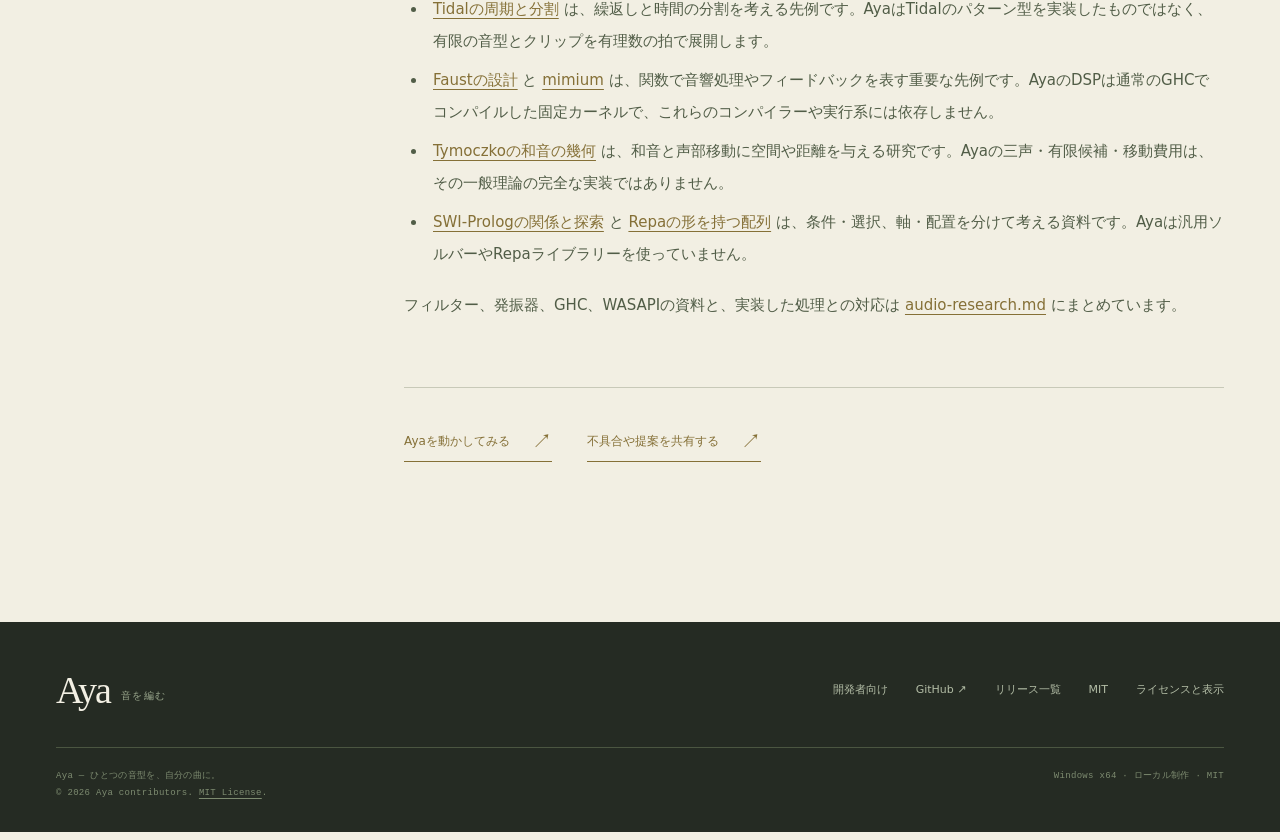
<file: site/developers/index.html>
<!doctype html>
<html lang="ja"><head><meta charset="utf-8"><meta name="viewport" content="width=device-width,initial-scale=1"><title>Ayaのしくみ — 4拍の音型が、音になるまで。</title><meta name="description" content="音型の生成、有理数の拍、19平均律、声部進行、状態を保つ計画交換。通常のHaskell/GHCで音楽と音声を計算するAyaの設計と、実際の検証範囲をコードから読みます。"><meta name="theme-color" content="#f2efe3"><link rel="canonical" href="https://m-simplifier.github.io/aya-daw/developers/"><link rel="alternate" hreflang="ja" href="https://m-simplifier.github.io/aya-daw/developers/"><link rel="alternate" hreflang="en" href="https://m-simplifier.github.io/aya-daw/en/developers/"><link rel="alternate" hreflang="x-default" href="https://m-simplifier.github.io/aya-daw/developers/"><meta property="og:type" content="website"><meta property="og:site_name" content="Aya"><meta property="og:title" content="Ayaのしくみ — 4拍の音型が、音になるまで。"><meta property="og:description" content="音型の生成、有理数の拍、19平均律、声部進行、状態を保つ計画交換。通常のHaskell/GHCで音楽と音声を計算するAyaの設計と、実際の検証範囲をコードから読みます。"><meta property="og:url" content="https://m-simplifier.github.io/aya-daw/developers/"><meta property="og:locale" content="ja_JP"><meta property="og:locale:alternate" content="en_US"><meta property="og:image" content="https://m-simplifier.github.io/aya-daw/assets/aya-studio.jpg"><meta property="og:image:width" content="1280"><meta property="og:image:height" content="800"><meta property="og:image:alt" content="Ayaの実際の制作画面。トラックの時間軸、音型のピアノロール、和音を作る規則が並んでいる。"><meta name="twitter:card" content="summary_large_image"><link rel="icon" href="../assets/mark.svg" type="image/svg+xml"><link rel="stylesheet" href="../style.css"><script src="../main.js" defer></script></head><body><a class="skip-link" href="#main">本文へ</a><header class="site-header"><div class="header-inner"><a class="wordmark" href="../" aria-label="Aya"><span>Aya</span><small>音を編む</small></a><button class="nav-toggle" type="button" aria-expanded="false" aria-controls="site-nav">メニュー</button><nav class="nav" id="site-nav" aria-label="メインナビゲーション"><a href="../#make">つくる</a><a href="../#listen">聴く</a><a href="./" aria-current="page">開発者向け</a><a class="nav-download" href="../#download">ダウンロード ↓</a></nav><div class="locale" aria-label="Language"><span aria-current="page">JA</span><span class="slash">/</span><a href="../en/developers/" lang="en" hreflang="en">EN</a></div></div></header><main id="main"><section class="developer-hero"><div class="wrap"><p class="eyebrow">INSIDE AYA / ENGINEERING NOTES</p><h1>4拍の音型が、<br>音になるまで。</h1><p class="lead">一音を後ろへ移したとき、画面と音は何を変えるのか。拍の計算から、残響を保つ計画交換、48 kHzの音声まで、実際のコードをたどります。</p><div class="developer-meta"><span>HASKELL / GHC / MUSICAL TIME</span><a href="https://github.com/M-simplifier/aya-daw/blob/main/docs/developer-guide.ja.md">Markdownで読む ↗</a><a href="https://github.com/M-simplifier/aya-daw">ソースコード ↗</a></div></div></section><div class="wrap reading-layout"><nav class="toc" aria-label="このページの目次"><p class="toc-title">このページで読むこと</p><ol><li><a href="#section-1"><span>01</span> フレーズ、解決した音符、音声には別の役割がある</a></li><li><a href="#section-2"><span>02</span> 規則を値にすると、編集と検査を同じ場所で扱える</a></li><li><a href="#section-3"><span>03</span> 音符は点ではなく、鳴る区間として変形する</a></li><li><a href="#section-4"><span>04</span> 微分音と声部進行を、具体的な数値で扱う</a></li><li><a href="#section-5"><span>05</span> APLとPrologから借りるのは、計算の見方</a></li><li><a href="#section-6"><span>06</span> 曲が変わっても、鳴っている音の履歴は残す</a></li><li><a href="#section-7"><span>07</span> GHCが音を計算することを、どこで確かめたか</a></li><li><a href="#section-8"><span>08</span> コードを読み、変更を確かめる</a></li></ol></nav><article class="reading-content"><p>Ayaで4拍のフレーズを作り、途中の音を後ろへ移してみます。画面の音符が動き、次の発音時刻が変わります。再生中なら、すでに鳴っている音をどう終え、残響をどこまで残すかも決めなければなりません。保存した曲をWAVへ書き出すときも、そのフレーズをもう一度解釈します。</p>
<p>このガイドでは、その一件をコードで追います。Ayaは、編集できる曲をHaskellの値として持ち、生成規則を具体的な音符へ展開し、別プロセスのGHCプログラムで音声サンプルを計算します。Haskellや音響処理を初めて読む場合も、まず何が渡され、何が返るかを見てから各部へ進めます。</p>
<h2 id="section-1"><span class="chapter-no">01</span>フレーズ、解決した音符、音声には別の役割がある</h2>
<p>フレーズには「8等分した拍で、この音階を上り下りする」という規則を残せます。同じフレーズを二つのクリップに置けば、一方のフレーズ編集が両方へ届きます。生成結果を直接直したくなったら「音符に確定」を使い、規則から得た音符を通常の編集対象へ変えます。</p>
<p>内部では、編集可能な <code>Project</code>、規則と配置を展開した <code>Resolved</code>、音声用の <code>AudioPlan</code> を分けています。画面へ返す音符と再生へ渡す音符は、同じ <code>Compilation</code> の結果です。ブラウザーが別の生成器で似たフレーズを作る構成ではありません。WAV書出しも同じ音声カーネルを使い、初期状態から曲を実行します。</p>
<figure class="architecture-figure"><div class="diagram-process-label">編集・コンパイルする GHC プロセス</div><ol class="architecture-flow"><li class="architecture-stage"><strong>編集する曲</strong><code>Project</code><span>音型・規則・配置</span></li><li class="architecture-stage"><strong>規則を展開</strong><code>compileProject</code><span>拍の区間とHzを決める</span></li><li class="architecture-stage"><strong>解決した音符</strong><code>Resolved</code><span>同じ結果を画面へ返す</span></li><li class="architecture-stage"><strong>音声計画へ</strong><code>toAudioPlan</code><span>拍をフレームへ変える</span></li><li class="architecture-stage"><strong>検査したデータ</strong><code>preparePlan</code><span>容量・領域を確かめる</span></li></ol><div class="architecture-branches"><div><p class="diagram-edge">共有メモリーで計画を渡す ↓</p><div class="architecture-branch"><div class="diagram-process-label">再生専用の GHC プロセス</div><strong>IDで状態を引き継ぐ</strong><p>発振器の位相 · フィルターの記憶 · ディレイ</p><span class="diagram-arrow">↓</span><strong>左右のサンプルを計算</strong><p>WASAPI / 48 kHz</p></div></div><div><p class="diagram-edge">編集側で書き出す ↓</p><div class="architecture-branch offline"><div class="diagram-process-label">新しい音声状態で実行</div><strong>同じ音声カーネル</strong><p>曲頭から、リリースと残響まで</p><span class="diagram-arrow">↓</span><strong>ステレオWAV · ステム</strong><p>48 kHz / 24-bit PCM</p></div></div></div><figcaption>画面、再生、WAVが同じ解決済みの音符を使います。再生中の履歴と、曲頭から始める書出しの状態は別に持ちます。</figcaption></figure><details class="source-diagram"><summary>図のつながりをMermaidで読む</summary><pre><code>flowchart TD
  UI[&quot;ブラウザー：フレーズを編集&quot;] --&gt; P
  subgraph Control[&quot;曲を編集・コンパイルするGHCプロセス&quot;]
    P[&quot;Project：音型・規則・クリップ&quot;] --&gt; C[&quot;compileProject：拍の区間を展開&quot;]
    C --&gt; R[&quot;Resolved：配置した音符とHz&quot;]
    R --&gt; A[&quot;toAudioPlan：48 kHzのフレームへ変換&quot;]
    A --&gt; V[&quot;preparePlan：検査した連続データ&quot;]
    V --&gt; O[&quot;WAV書出し：同じカーネル、初期状態&quot;]
  end
  R --&gt;|&quot;表示する音符&quot;| UI
  V --&gt;|&quot;計画を公開し、受取完了を待つ&quot;| W
  subgraph Audio[&quot;再生専用のGHCプロセス&quot;]
    W[&quot;音符・トラックの識別と実行計画&quot;] --&gt; D[&quot;発振器・フィルター・ディレイの状態&quot;]
    D --&gt; S[&quot;左右の音声サンプル&quot;]
  end
  S --&gt; WASAPI[&quot;WASAPI：Windowsの出力バッファ&quot;]</code></pre></details>
<p>入口は <a href="https://github.com/M-simplifier/aya-daw/blob/main/src/Aya/Project.hs">Project.hs</a>、曲の展開は <a href="https://github.com/M-simplifier/aya-daw/blob/main/src/Aya/Compile.hs">Compile.hs</a>、音声への変換は <a href="https://github.com/M-simplifier/aya-daw/blob/main/src/Aya/EnginePlan.hs">EnginePlan.hs</a> にあります。</p>
<h2 id="section-2"><span class="chapter-no">02</span>規則を値にすると、編集と検査を同じ場所で扱える</h2>
<p><code>Pattern</code> は長さ、音符、任意の生成器、変形の並びを持ちます。<code>Clip</code> はその音型をどのトラックのどこへ置くかを持ちます。音色やミックスは <code>Track</code> が受け持ちます。音型の内容と、その使い方を別の値にしたため、同じ音型の再利用と、クリップだけの移調を区別できます。</p>
<p>実際の宣言を抜粋します。</p>
<pre><code><span class="code-label">HASKELL</span>data GeneratorKind = Euclid | Arpeggio | Chords
data TransformKind = Transpose | Rotate | Reverse | Stretch | Invert | Probability

compileProject :: Project -&gt; Either [DomainError] Compilation</code></pre>
<p>最初の二つは、指定できる規則の種類です。最後の型は「曲を受け取り、問題の一覧か、コンパイルした曲を返す」と読めます。たとえば消えた音型を指すクリップや、範囲外の音高は、場所と理由を持つ <code>DomainError</code> になります。<code>Project</code> の各項目が型だけですべて正しくなるわけではありません。検査を通った <code>Compilation</code> はコンストラクターを公開せず、入力と採用済みの結果を区別しています。</p>
<p><code>compileProject</code> は音声デバイスや時計を読みません。同じ曲の値を渡すと同じ結果を返す純粋関数です。画面やスピーカーを開かず、曲と期待する音符だけで検査できます。再生に必要な時刻やメモリーの更新は、後の音声側へ分けています。</p>
<p>生成器は、均等な刻みに打点を分配するユークリッド、音階を順にたどるアルペジオ、三声の和音進行を音符へ展開します。変形はその結果へ順番に適用します。順番も曲の一部です。音型を伸ばしてから1拍回す操作と、1拍回してから伸ばす操作は、一般に同じ位置になりません。</p>
<p>確率による音抜きも、再コンパイルのたびに変わる乱数にはしていません。<code>randomUnit</code> は音符IDとseedから値を作り、指定した確率と比較します。同じIDとseedなら同じ選択になります。同じフレーズを何度置いても、この処理だけで反復ごとの別抽選になるわけではありません。再現する規則を残したまま、seedや確率を変えて聴き比べられます。</p>
<p>「音符に確定」は、コンパイルした音符を音型へコピーし、生成器と変形を外して再びコンパイルする <code>materialize</code> です。この前後で解決済みの音符が変わらないことを、<a href="https://github.com/M-simplifier/aya-daw/blob/main/tests/model/Main.hs">モデル検査</a> で確かめています。</p>
<h2 id="section-3"><span class="chapter-no">03</span>音符は点ではなく、鳴る区間として変形する</h2>
<p>4拍の音型の先頭を0拍とし、そこから1拍後に始まって半拍鳴る音を考えます。区間で書けば <code>[1, 1.5)</code> です。右端を含めない記法にすると、隣の音が1.5拍で始まっても、二つの区間の境界が曖昧になりません。</p>
<p>逆行では、始まりだけでなく音の終わりも反射します。</p>
<div class="table-scroll"><table><thead><tr><th style="text-align:left">操作</th><th style="text-align:left">元の区間</th><th style="text-align:left">結果</th></tr></thead><tbody><tr><td style="text-align:left">4拍の中で逆行</td><td style="text-align:left"><code>[1, 1.5)</code></td><td style="text-align:left"><code>[2.5, 3)</code></td></tr><tr><td style="text-align:left">0.25拍回転</td><td style="text-align:left"><code>[3.5, 4)</code></td><td style="text-align:left"><code>[3.75, 4)</code> と <code>[0, 0.25)</code></td></tr><tr><td style="text-align:left">長さを2倍へ伸縮</td><td style="text-align:left"><code>[1, 1.5)</code>、周期4拍</td><td style="text-align:left"><code>[2, 3)</code>、周期8拍</td></tr></tbody></table></div>
<p>逆行の開始位置は <code>L - start - duration</code> です。<code>L - start</code> だけでは音の長さを無視してしまいます。実装の分岐も、その式のまま読めます。</p>
<pre><code><span class="code-label">HASKELL</span>Reverse -&gt; mapNotes (\n -&gt; n { noteStart = lengthBeats - noteStart n - noteDuration n })</code></pre>
<p>回転では、周期をはみ出した区間を先頭へ戻し、二つの音符に分けます。分割片には区別できるIDを付けます。これは区間を折り返す規則で、二つの発音を一つのタイで結ぶ機能ではありません。伸縮では開始位置と長さだけでなく、音型の周期も同じ倍率で変えます。クリップで繰り返す間隔も、それに従います。</p>
<p>こうした拍は <code>Beat Rational</code>、つまり整数の分数として計算します。3等分した1拍を、途中で何度もサンプル数へ丸めません。120 BPM・48 kHzなら、<code>1/3</code> 拍は8,000フレーム、<code>2/3</code> 拍は16,000フレームになります。音声との境界で開始と終了を一度ずつ丸め、その差を長さにするのが <code>beatFrame</code> と <code>toAudioPlan</code> の役割です。</p>
<p>有理数は、拍の演算中の関係を保つために使っています。JSONに表示する小数、Hzへの変換、音声演算まで無限精度になるわけではありません。保存した小数から任意の分数を完全に復元する保証もありません。標準の保存・再読込み例は、サンプル位置と出力の一致を別途検査しています。</p>
<h2 id="section-4"><span class="chapter-no">04</span>微分音と声部進行を、具体的な数値で扱う</h2>
<p>音符の音高は、MIDIの半音を単位とする連続値です。69が基準のA4で、69.5もそのまま音高になります。19平均律の一段は、この座標では <code>12/19</code> 半音です。A4を440 Hzにすると次の関係になります。</p>
<div class="table-scroll"><table><thead><tr><th style="text-align:left">19平均律のステップ</th><th style="text-align:right">音高の値</th><th style="text-align:right">周波数</th></tr></thead><tbody><tr><td style="text-align:left">基準</td><td style="text-align:right">69</td><td style="text-align:right">440 Hz</td></tr><tr><td style="text-align:left">一段上</td><td style="text-align:right"><code>69 + 12/19</code></td><td style="text-align:right">約456.3482 Hz</td></tr><tr><td style="text-align:left">一オクターブ上</td><td style="text-align:right">81</td><td style="text-align:right">880 Hz</td></tr></tbody></table></div>
<p><code>degreePitch</code> は選んだ音階のステップをこの連続値へ写し、<code>frequencyFor</code> は <code>referenceHz × 2^((pitch - 69)/12)</code> でHzにします。整数のMIDI番号へ丸める段階はありません。生成器の音階が19段すべてではなく <code>[0,3,5,8,11,13,16]</code> なら、隣の音階音への移動と、19平均律の一段は異なります。音階の並びも、調律の一部として扱います。</p>
<p>和音生成は「次の和音を作る」と「各声をどの音域へ置くか」を分けて考えます。<code>voiceLeading</code> は音階の第0・第2・第4の位置から三声を作り、それぞれに−1・0・+1オクターブを割り当てた最大27通りを候補にします。重複などを除いた各候補について、低声・中声・高声が前の候補からどれだけ動くかを比較します。</p>
<p>選ぶ費用は、各声の移動量の合計と、音域の中心へ緩く寄せる項です。前の和音までの最良の費用も引き継ぐ動的計画法なので、目の前の一和音だけで決めず、与えた候補の範囲で進行全体を選びます。これは「三声の移動を小さくしたい」という具体的な方針です。対位法の全規則や、曲の良し悪しを普遍的に判定する仕組みではありません。</p>
<p>音程を周波数比の対数で表すこと、音符の区間を反射すること、和音の候補に距離を与えることは、音楽上の問いを実行できる計算へ変えます。何を近いとみなし、どの変形を選ぶかには作曲上の判断が残ります。式はその判断を隠さず、変更して確かめられる形にします。</p>
<h2 id="section-5"><span class="chapter-no">05</span>APLとPrologから借りるのは、計算の見方</h2>
<p>和音の候補を「和音の時点 × 候補 × 三つの声」と並べると、どこを比較しているかが見えます。音声では「声 × 左右のチャンネル × 時間」を区別すると、声を足し合わせる仕事と、一つの声の履歴を進める仕事が分かれます。こうした軸と大きさを先に考える姿勢は、APLの配列的な見方と通じます。</p>
<p>Ayaがそのまま巨大な三次元配列を作るわけではありません。<code>PreparedPlan</code> は音符・トラック・素材の連続したデータと索引を作り、<code>Runtime</code> は固定数の声やディレイ領域を持ちます。アドレスと大きさ、読む順番を準備し、再生中は必要な値を読みます。配列にしただけで自動的にSIMDや並列実行になる、という主張でもありません。</p>
<p>Prologの関係・制約の見方からは、「条件に合う候補」と「その中から何を選ぶか」を分ける考えを借りられます。三声の音域や並びを満たす和音候補を作ることと、移動費用で進行を選ぶことは別です。音符が存在するトラックを指すか、音声の容量に収まるかを検査することも、候補を実際に実行できる形へ絞る仕事です。<a href="https://www.swi-prolog.org/man/clpfd.html#clpfd-search">SWI-Prologの解説</a> も、関係の記述と探索を区別しています。</p>
<p>現在のAyaにAPLやPrologの処理系、汎用制約ソルバー、任意の接続図を自動合成する機能はありません。ここでの関係は設計を読むための見方であり、実装は通常のHaskellの値、検査、有限候補の動的計画法です。配列や探索を一つの流行語で説明せず、実際にどの値を並べ、どの条件で選ぶかまで確認できます。</p>
<h2 id="section-6"><span class="chapter-no">06</span>曲が変わっても、鳴っている音の履歴は残す</h2>
<p>ここで最初の編集へ戻ります。鳴っている音の音程を少し上げても、発振器の位相をゼロへ戻す必要はありません。逆に、同じ音符を未来へ移したなら、古い位置で鳴り続けていてはいけません。譜面の新しい指定と、すでに音を出した履歴を分ける必要があります。</p>
<p><code>installPlan</code> は、アドレスではなく音符とトラックの安定したIDで、残す状態を探します。音程だけの編集では位相、フィルターの記憶、サンプルの再生位置を引き継ぎ、周波数を滑らかに変えます。移動・短縮・削除では、現在の位置と新しい音符区間を比較して、残りの発音かリリースを決めます。トラックの並びが変わっても、同じトラックのディレイを別物として初期化しません。</p>
<p>たとえば先ほどの音を456.3482 Hzにし、この音型を曲頭へ置いて120 BPMで再生しているとします。元の <code>[1, 1.5)</code> 拍は音声フレームの <code>[24000, 36000)</code>、逆行後の <code>[2.5, 3)</code> 拍は <code>[60000, 72000)</code> です。現在位置が1.25拍、つまり30,000フレームなら、新しい発音は未来にあります。古い発音はリリースへ入り、60,000フレームで改めて発音します。クリップ <code>c</code> の音符 <code>n</code> の最初の反復なら、配置後のIDは <code>c/n/0</code>。このIDを新旧の計画で照合し、トラックの残響は引き継ぎます。画面は2.5拍の位置を表示し、WAV書出しも60,000フレームの位置へその音符を置きます。</p>
<p>音声計画の受渡しには二つの共有メモリー領域を使います。編集側が再生側の読んでいない領域へ計画をすべて書き、世代番号を公開します。再生側は音声バッファの境界で切り替え、古い計画を参照しなくなってから完了を返します。それを受け取って初めて、編集側は古い領域を再利用できます。上限を超えた曲は切替え前に拒否し、音符を黙って間引きません。</p>
<p>一方、ディレイの次の出力には過去の値が必要です。同じ瞬間の波形の値が等しくても、位相や残響の履歴が異なれば、その後の音も異なります。状態を明示した一サンプルのモデルなら、「今の入力と前の記憶から、今の出力と次の記憶を返す」と考えられます。関数としての意味と、履歴を持つ音は両立します。</p>
<p>実際のカーネルは、その状態を事前確保した領域で更新します。たとえば低域フィルターの演算と状態更新は次のように読めます。<a href="https://github.com/M-simplifier/aya-daw/blob/main/audio/Aya/Audio/Kernel.hs">Kernel.hs</a> の <code>filterSample</code> からの抜粋です。</p>
<p>ここで <code>previousLow</code> と <code>previousBand</code> は前のサンプルから持ち越した二つの記憶です。<code>g</code> はカットオフ周波数、<code>damping</code> は共振の設定から計算します。一つの音符が鳴るための位相やフィルターの記憶を「声」の状態として持ち、トラックは複数の声を混ぜます。</p>
<pre><code><span class="code-label">HASKELL</span>let band = (previousBand + g*(input-previousLow)) / (1+g*(g+damping))
    low = previousLow + g*band
writeD voice bandOffset (2*band-previousBand)
writeD voice lowOffset (2*low-previousLow)</code></pre>
<p>古い値を読み、演算し、次の記憶を書き戻す順序が見えます。声やトラックの各領域は、<a href="https://github.com/M-simplifier/aya-daw/blob/main/audio/Aya/Audio/Layout.hs">Layout.hs</a> の名前付きの配置に従います。変更可能なメモリーを音声スレッドの所有物に限定し、範囲・容量の検査を計画側へ置くことで、音楽の検査と低水準の更新を混ぜずに済みます。型だけで全添字や全締切を証明しているわけではありません。</p>
<h2 id="section-7"><span class="chapter-no">07</span>GHCが音を計算することを、どこで確かめたか</h2>
<p>音声プロセスでは、長く生きるHaskellスレッドがWindowsのバッファ準備イベントを待ち、発振、エンベロープ、フィルター、ミックス、ディレイを計算してWASAPIへ返します。ブラウザーで発振したり、曲全体を先にWAV化して再生したりはしません。Cの接続層はCOM、ハンドル、共有メモリー、アトミック操作などを扱い、DSPのサンプル計算を持ちません。</p>
<p>GHC 9.14.1の最適化後には、Coreでプリミティブなメモリー読書きと非ボックス化された値、Cmmで直接の演算・格納・分岐、x86-64のコードでSSE2のスカラー演算を確認しました。CoreとCmmはGHCが機械語へ進める途中の表現です。「関数型の式を書いたから速い」と推測せず、リストやタプルが計算のたびに残っていないかを、その段階でも調べています。</p>
<p>実行の確認は別に行いました。初版のWindows・48 kHz・GHC 9.14.1での主な観測です。</p>
<div class="table-scroll"><table><thead><tr><th style="text-align:left">確かめたこと</th><th style="text-align:left">観測した結果</th></tr></thead><tbody><tr><td style="text-align:left">位相・残響を保つ計画交換</td><td style="text-align:left">実際にWASAPIへ渡した18,000フレームが独立参照と一致。最大サンプル誤差0</td></tr><tr><td style="text-align:left">参照検査が故障を見つけるか</td><td style="text-align:left">ディレイを誤って消す対照は、約 <code>2.58 × 10⁻⁶</code> の誤差として検出</td></tr><tr><td style="text-align:left">32トラック・同時256声、計画交換12回、編集側GC60回</td><td style="text-align:left">約7.3秒・729バッファで期限超過・枯渇の観測0。最大処理6.513 ms、通常の供給周期10 ms</td></tr><tr><td style="text-align:left">ウォームアップ後のブロック内割当て</td><td style="text-align:left">4,800フレームの持続音、4,096フレームの全9音源・オートメーション入りの双方で32バイト</td></tr></tbody></table></div>
<p>独立参照は、製品側と同じディレイ環状バッファやフィルター状態更新を再利用していません。直接形のフィルター漸化式と、純粋なFIFO列で一サンプルずつ進めます。参照照合では製品のカーネルと計画移行処理を決まったサンプル位置で動かし、その後WASAPIへ渡すバッファを比較します。製品の出力は、交換を知らず残響を続ける参照に一致し、交換時に参照のディレイを消す故障モデルには一致しません。共有メモリーでの計画交換を含む負荷試験は、表の別の試験です。<a href="https://github.com/M-simplifier/aya-daw/blob/main/audio/Aya/Audio/Reference.hs">Reference.hs</a> と <a href="https://github.com/M-simplifier/aya-daw/blob/main/audio/Aya/Audio/Diagnostics.hs">Diagnostics.hs</a> で追えます。</p>
<p>この短時間試験は実用へ向けた具体的な成果ですが、全PC・全機器・長時間の無欠落を保証しません。負荷試験の後半にはリリース区間も含みます。32バイトは検査したブロックの正味の割当てで、入口・イベント処理・実行系全体の無割当てやGC停止の不存在を示す数値ではありません。編集側とのプロセス分離はGCの直接同期を切りますが、音声側自身のGC、OSのスケジューリング、ドライバーの遅れは残ります。通常のGHC実行系を使う低遅延エンジンであり、ハードリアルタイムの証明ではありません。条件とカウンターの意味は <a href="https://github.com/M-simplifier/aya-daw/blob/main/docs/audio-validation.md">audio-validation.md</a> に記載しています。</p>
<h2 id="section-8"><span class="chapter-no">08</span>コードを読み、変更を確かめる</h2>
<p>最初は関心のある一つの境界から読むと、全体を追いやすくなります。</p>
<div class="table-scroll"><table><thead><tr><th style="text-align:left">変えたいこと</th><th style="text-align:left">読む場所</th><th style="text-align:left">まず確かめること</th></tr></thead><tbody><tr><td style="text-align:left">音型・音高・生成と変形</td><td style="text-align:left"><a href="https://github.com/M-simplifier/aya-daw/blob/main/src/Aya/Project.hs">Project.hs</a>、<a href="https://github.com/M-simplifier/aya-daw/blob/main/src/Aya/Compile.hs">Compile.hs</a></td><td style="text-align:left">区間の例、生成の再現性、確定前後の一致</td></tr><tr><td style="text-align:left">拍とサンプル、WAV素材</td><td style="text-align:left"><a href="https://github.com/M-simplifier/aya-daw/blob/main/src/Aya/EnginePlan.hs">EnginePlan.hs</a></td><td style="text-align:left">開始・終了の丸め、素材の検査、容量超過の拒否</td></tr><tr><td style="text-align:left">発振器・フィルター・ディレイ</td><td style="text-align:left"><a href="https://github.com/M-simplifier/aya-daw/blob/main/audio/Aya/Audio/Kernel.hs">Kernel.hs</a>、<a href="https://github.com/M-simplifier/aya-daw/blob/main/audio/Aya/Audio/Reference.hs">Reference.hs</a></td><td style="text-align:left">独立した期待値、ブロック分割の一致、状態の引継ぎ</td></tr><tr><td style="text-align:left">計画の受渡しとWindows接続</td><td style="text-align:left"><a href="https://github.com/M-simplifier/aya-daw/blob/main/audio/Aya/Audio.hs">Audio.hs</a>、<a href="https://github.com/M-simplifier/aya-daw/blob/main/audio/cbits/aya_native.c">aya_native.c</a></td><td style="text-align:left">メモリーの寿命、受取完了、停止と解放</td></tr></tbody></table></div>
<p>たとえば新しい拍の変形を加えるなら、<code>TransformKind</code> とJSONのタグ、<code>validateTransform</code>、<code>applyTransform</code> を確認します。先に小さな区間の入力と期待結果を決め、モデル検査へ加えます。音楽上の意味が決まってから、必要ならUIの操作を足します。DSPを増やす場合も、まず独立に計算できる短い入力を用意し、音が出ること、意味が合うこと、対象機で間に合うことをそれぞれ確かめます。</p>
<p>現在のネイティブ音声対象はWindowsです。GHC 9.14.1とCabalを用意し、リポジトリーの <a href="https://github.com/M-simplifier/aya-daw/blob/main/README.md">ビルド手順</a> を使ってください。</p>
<p>通常の <code>cabal build</code> はローカル開発用で、実行系のリンク方法は使用するGHCに従い、GMPが静的に組み込まれる場合があります。再配布するWindows ZIPには <code>./scripts/build.ps1 -Release -Tests</code>、続いて <code>./scripts/package.ps1 -SkipBuild</code> を使います。Aya自身のコードはMITですが、配布版に含むGNU MP 6.3.0はLGPL-3.0-or-laterです。配布手順は交換可能な <code>libgmp-10.dll</code> を使い、完全な対応ソースと各依存ソフトウェアのライセンス資料を同梱します。詳細は <a href="https://github.com/M-simplifier/aya-daw/blob/main/THIRD-PARTY.md">THIRD-PARTY.md</a> を参照してください。</p>
<p>主な検査は次のとおりです。</p>
<pre><code><span class="code-label">TEXT</span>cabal test aya:model-tests aya-audio:audio-tests --test-show-details=direct
cabal run exe:aya -- --audio-self-test diagnostics</code></pre>
<p>実機へ音を出す検査は明示して実行します。音量を小さくしてから <code>cabal run exe:aya -- --audio-device-test diagnostics</code>、高負荷の診断には <code>cabal test aya-audio:audio-tests --test-options=&quot;--stress&quot; --test-show-details=direct</code> を使います。計画交換は、用意済みの楽器と演算を組み合わせるデータの交換です。新しいHaskell機械語を無停止で読み込む機能や、汎用プラグインホストを意味しません。</p>
<h3 id="subsection-178">背景として読める一次資料</h3>
<p>次の研究・言語・ライブラリーは設計の背景として参照しており、Ayaの実装依存ではありません。</p>
<ul><li><a href="https://github.com/Euterpea/Euterpea/blob/master/HSoM/Music.lhs">Euterpeaの音楽データ型</a> は、音楽を組み合わせられる値として扱う先例です。Ayaでは編集用の音型と配置、その解決済み音符を持ちます。</li><li><a href="https://tidalcycles.org/docs/reference/cycles/">Tidalの周期と分割</a> は、繰返しと時間の分割を考える先例です。AyaはTidalのパターン型を実装したものではなく、有限の音型とクリップを有理数の拍で展開します。</li><li><a href="https://faustdoc.grame.fr/manual/introduction/">Faustの設計</a> と <a href="https://github.com/mimium-org/mimium-rs">mimium</a> は、関数で音響処理やフィードバックを表す重要な先例です。AyaのDSPは通常のGHCでコンパイルした固定カーネルで、これらのコンパイラーや実行系には依存しません。</li><li><a href="https://collaborate.princeton.edu/en/publications/the-geometry-of-musical-chords/">Tymoczkoの和音の幾何</a> は、和音と声部移動に空間や距離を与える研究です。Ayaの三声・有限候補・移動費用は、その一般理論の完全な実装ではありません。</li><li><a href="https://www.swi-prolog.org/man/clpfd.html#clpfd-search">SWI-Prologの関係と探索</a> と <a href="https://www.microsoft.com/en-us/research/wp-content/uploads/2016/07/RArrays.pdf">Repaの形を持つ配列</a> は、条件・選択、軸・配置を分けて考える資料です。Ayaは汎用ソルバーやRepaライブラリーを使っていません。</li></ul>
<p>フィルター、発振器、GHC、WASAPIの資料と、実装した処理との対応は <a href="https://github.com/M-simplifier/aya-daw/blob/main/docs/audio-research.md">audio-research.md</a> にまとめています。</p><div class="guide-end"><a class="text-link" href="../#download">Ayaを動かしてみる</a><a class="text-link" href="https://github.com/M-simplifier/aya-daw/issues">不具合や提案を共有する</a></div></article></div></main><footer class="site-footer"><div class="wrap"><div class="footer-top"><a class="wordmark" href="../"><span>Aya</span><small>音を編む</small></a><nav class="footer-links" aria-label="フッター"><a href="./">開発者向け</a><a href="https://github.com/M-simplifier/aya-daw">GitHub ↗</a><a href="https://github.com/M-simplifier/aya-daw/releases">リリース一覧</a><a href="https://github.com/M-simplifier/aya-daw/blob/main/LICENSE">MIT</a><a href="https://github.com/M-simplifier/aya-daw/blob/main/THIRD-PARTY.md">ライセンスと表示</a></nav></div><div class="footer-bottom"><p>Aya — ひとつの音型を、自分の曲に。<br>© 2026 Aya contributors. <a href="https://github.com/M-simplifier/aya-daw/blob/main/LICENSE">MIT License</a>.</p><span>Windows x64 · ローカル制作 · MIT</span></div></div></footer></body></html>
</file>
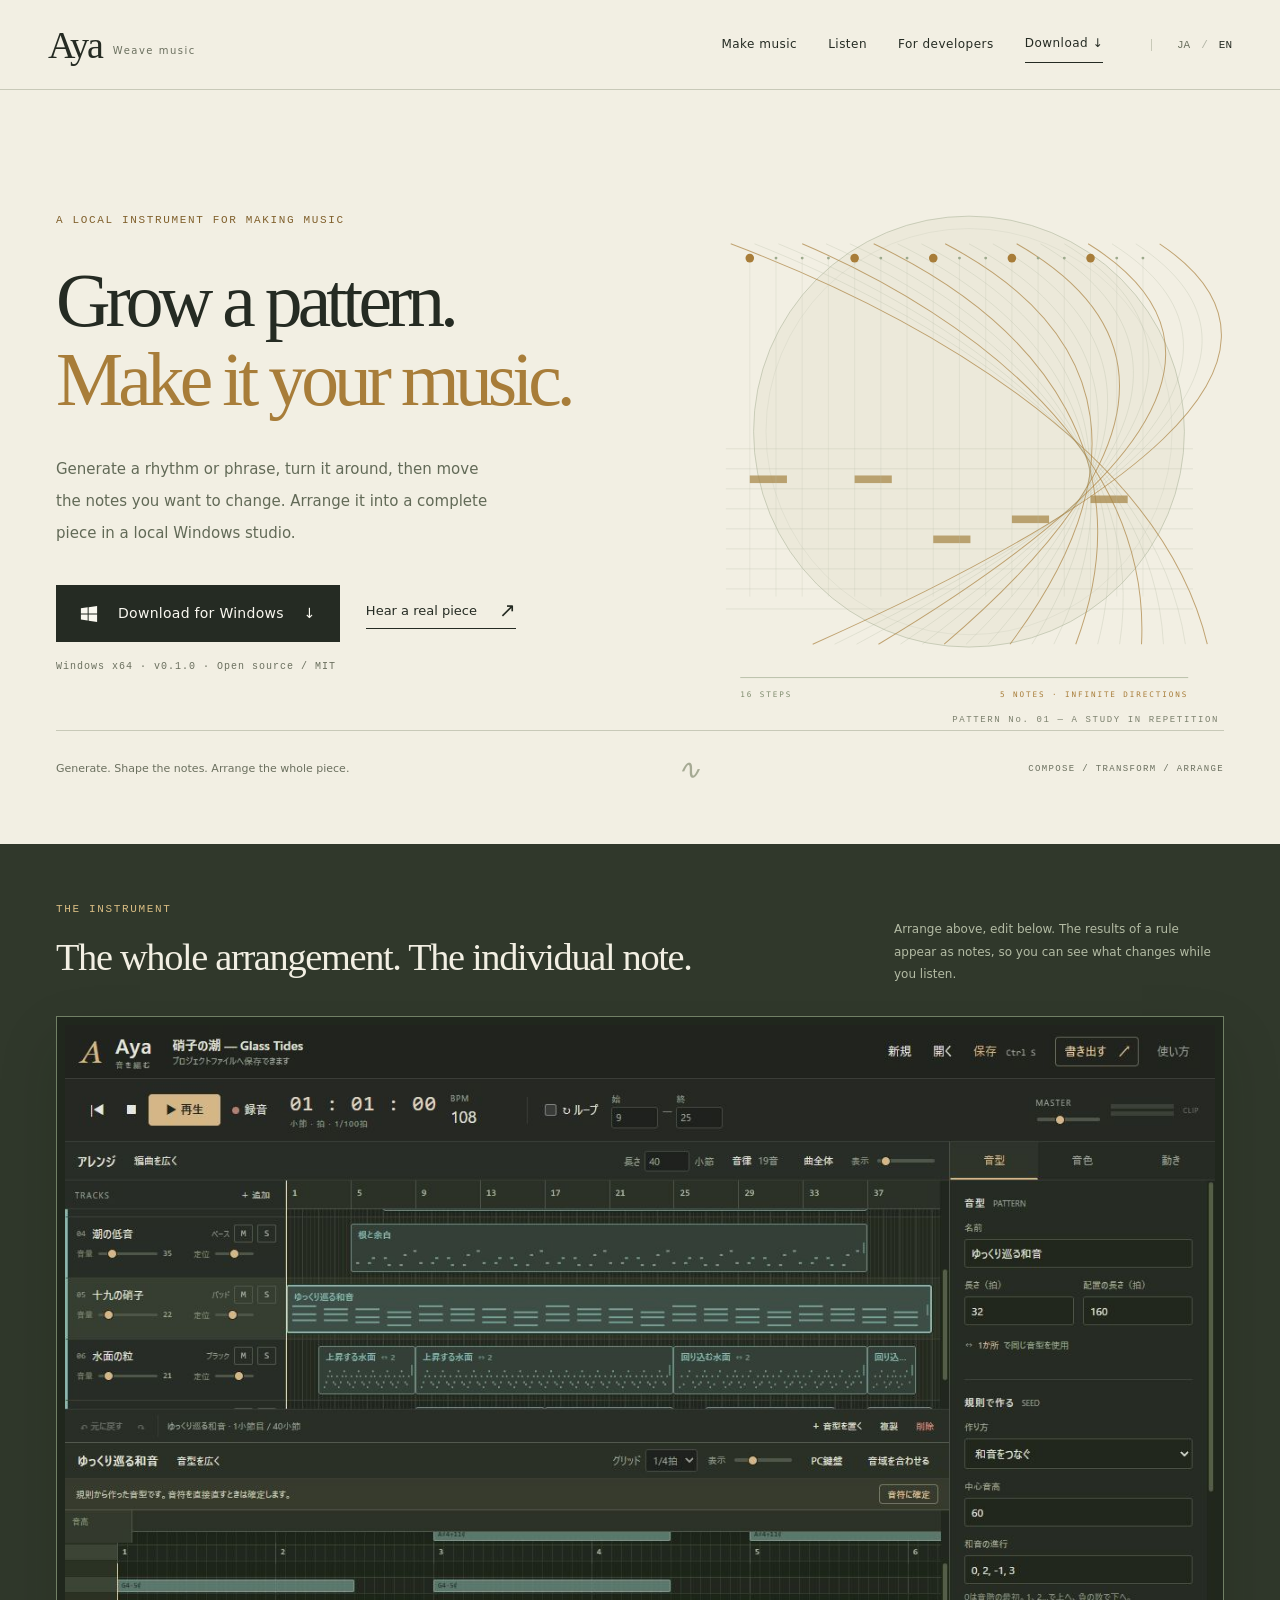
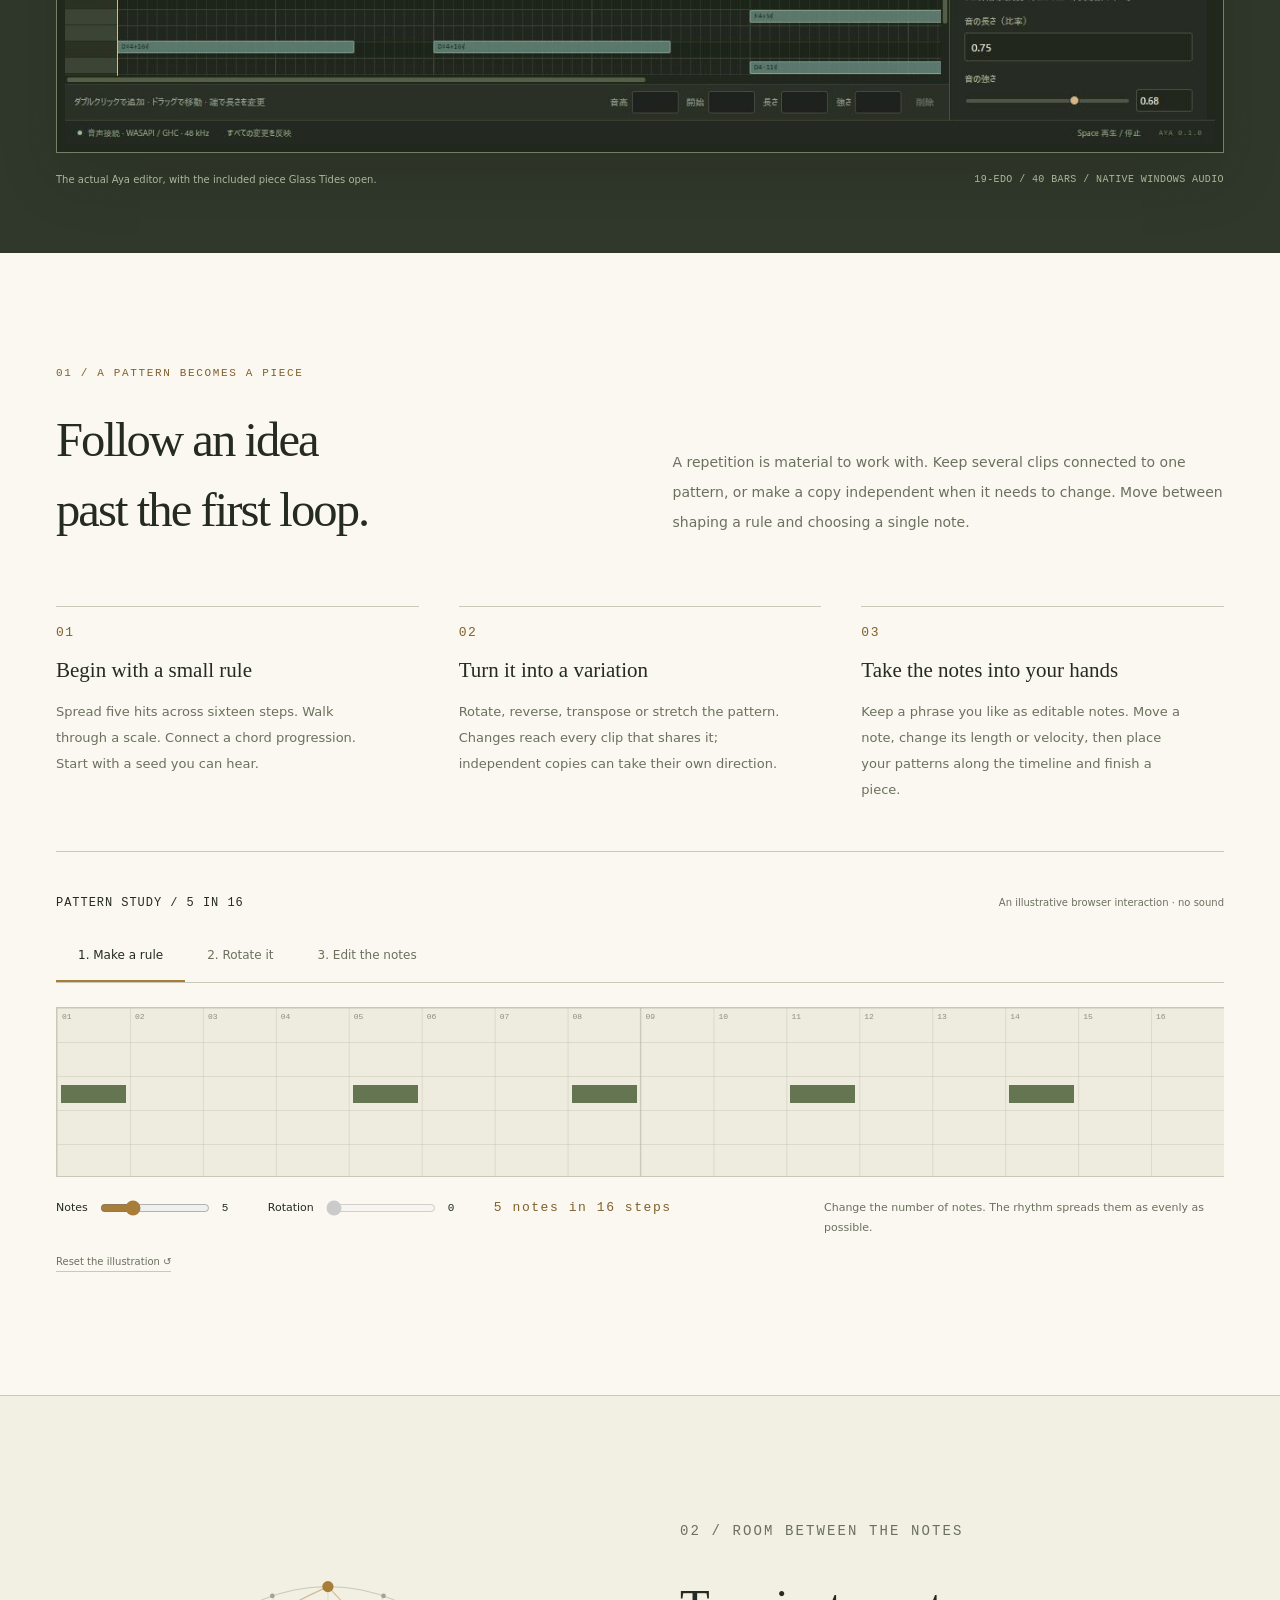
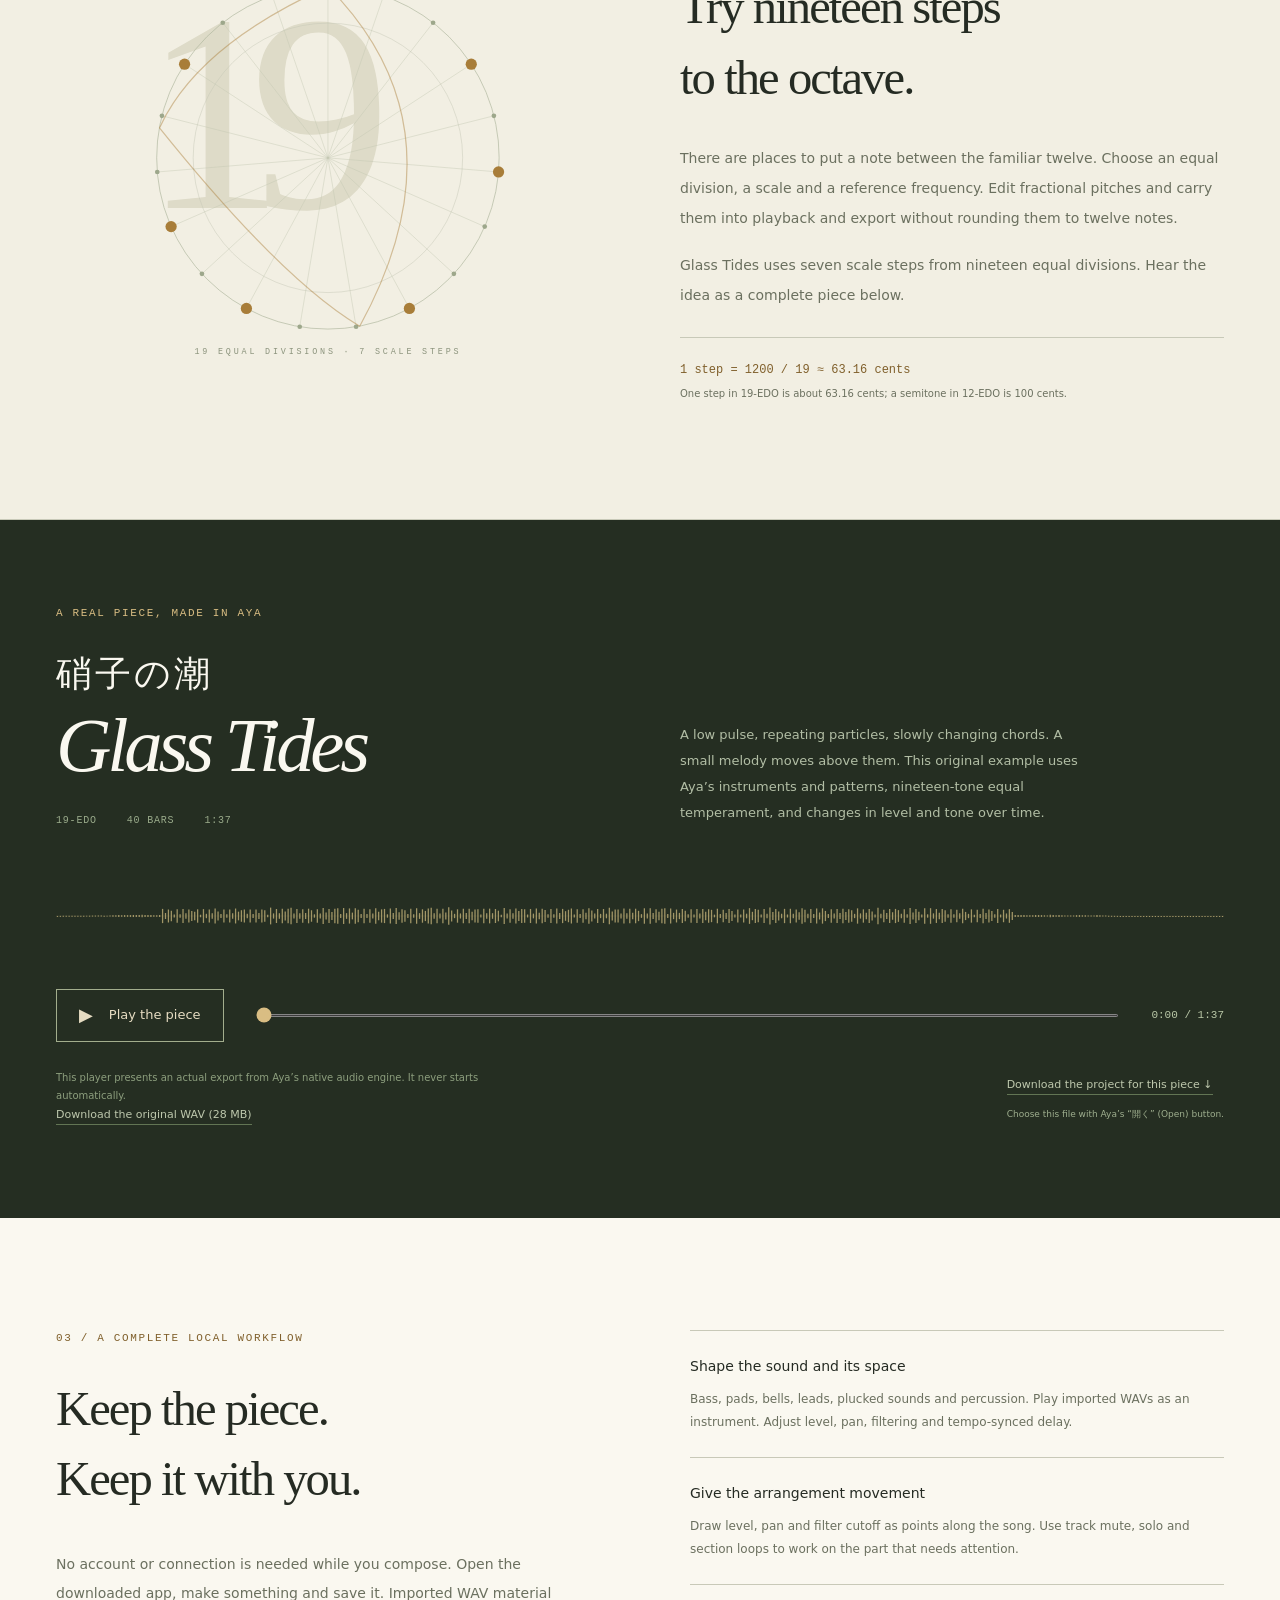
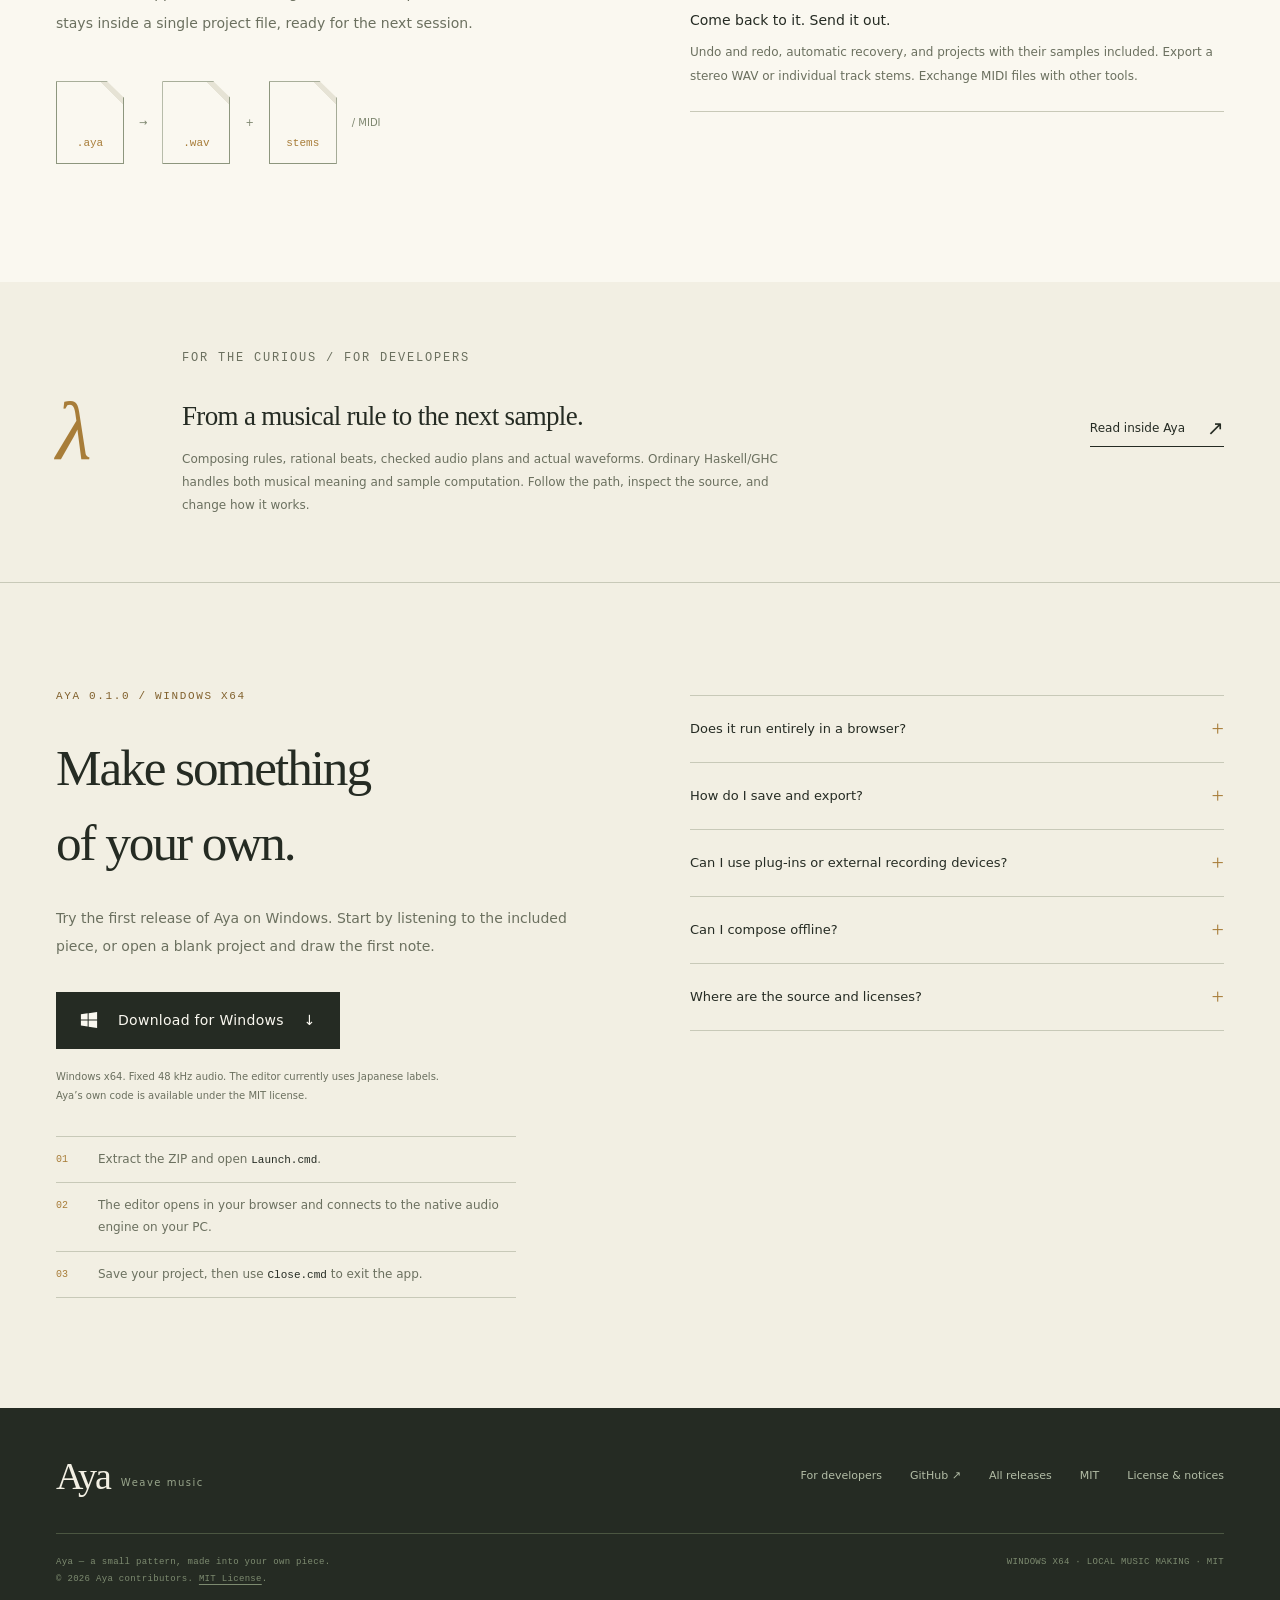
<file: site/en/index.html>
<!doctype html>
<html lang="en"><head><meta charset="utf-8"><meta name="viewport" content="width=device-width,initial-scale=1"><title>Aya — Grow a pattern. Make it your music.</title><meta name="description" content="Generate a rhythm or phrase, transform it, then edit the notes by hand. A local Windows music studio for generative composition, free tuning and complete tracks. Open source under MIT."><meta name="theme-color" content="#f2efe3"><link rel="canonical" href="https://m-simplifier.github.io/aya-daw/en/"><link rel="alternate" hreflang="ja" href="https://m-simplifier.github.io/aya-daw/"><link rel="alternate" hreflang="en" href="https://m-simplifier.github.io/aya-daw/en/"><link rel="alternate" hreflang="x-default" href="https://m-simplifier.github.io/aya-daw/"><meta property="og:type" content="website"><meta property="og:site_name" content="Aya"><meta property="og:title" content="Aya — Grow a pattern. Make it your music."><meta property="og:description" content="Generate a rhythm or phrase, transform it, then edit the notes by hand. A local Windows music studio for generative composition, free tuning and complete tracks. Open source under MIT."><meta property="og:url" content="https://m-simplifier.github.io/aya-daw/en/"><meta property="og:locale" content="en_US"><meta property="og:locale:alternate" content="ja_JP"><meta property="og:image" content="https://m-simplifier.github.io/aya-daw/assets/aya-studio.jpg"><meta property="og:image:width" content="1280"><meta property="og:image:height" content="800"><meta property="og:image:alt" content="The actual Aya editor showing a multitrack arrangement, a piano roll and a chord-generating rule. Its interface currently uses Japanese labels."><meta name="twitter:card" content="summary_large_image"><link rel="icon" href="../assets/mark.svg" type="image/svg+xml"><link rel="stylesheet" href="../style.css"><script src="../main.js" defer></script></head><body><a class="skip-link" href="#main">Skip to content</a><header class="site-header"><div class="header-inner"><a class="wordmark" href="./" aria-label="Aya"><span>Aya</span><small>Weave music</small></a><button class="nav-toggle" type="button" aria-expanded="false" aria-controls="site-nav">Menu</button><nav class="nav" id="site-nav" aria-label="Main navigation"><a href="./#make">Make music</a><a href="./#listen">Listen</a><a href="developers/" >For developers</a><a class="nav-download" href="./#download">Download ↓</a></nav><div class="locale" aria-label="Language"><a href="../" lang="ja" hreflang="ja">JA</a><span class="slash">/</span><span aria-current="page">EN</span></div></div></header><main id="main"><section class="hero"><div class="wrap"><div class="hero-inner"><div class="hero-copy"><p class="eyebrow">A LOCAL INSTRUMENT FOR MAKING MUSIC</p><h1>Grow a pattern.<br><em>Make it your music.</em></h1><p class="hero-lead">Generate a rhythm or phrase, turn it around, then move the notes you want to change. Arrange it into a complete piece in a local Windows studio.</p><div class="hero-actions"><a class="button" href="https://github.com/M-simplifier/aya-daw/releases/latest/download/Aya-Windows-x64.zip"><svg aria-hidden="true" viewBox="0 0 20 20"><path d="M1 3.7 8.5 2.6v6.8H1zm8.6-1.3L19 1v8.4H9.6zM1 10.5h7.5v6.8L1 16.2zm8.6 0H19V19l-9.4-1.4z"/></svg>Download for Windows<span aria-hidden="true">↓</span></a><a class="text-link" href="#listen" data-listen>Hear a real piece</a></div><p class="release-meta">Windows x64 · v0.1.0 · Open source / MIT</p></div><figure class="hero-art"><img src="../assets/pattern-weave.svg" width="640" height="600" alt="A study of sixteen steps and musical notes woven together with fine curved lines." fetchpriority="high"><figcaption>PATTERN No. 01 — A STUDY IN REPETITION</figcaption></figure></div><div class="hero-foot"><span>Generate. Shape the notes. Arrange the whole piece.</span><span class="motif" aria-hidden="true">∿</span><span>COMPOSE / TRANSFORM / ARRANGE</span></div></div></section>
 <section class="studio-section" aria-labelledby="studio-title"><div class="wrap"><div class="section-topline"><div><p class="eyebrow">THE INSTRUMENT</p><h2 id="studio-title">The whole arrangement. The individual note.</h2></div><p>Arrange above, edit below. The results of a rule appear as notes, so you can see what changes while you listen.</p></div><figure><div class="studio-frame"><img src="../assets/aya-studio.jpg" width="1280" height="800" alt="The actual Aya editor showing a multitrack arrangement, a piano roll and a chord-generating rule. Its interface currently uses Japanese labels." loading="lazy"></div><figcaption class="studio-caption"><span>The actual Aya editor, with the included piece Glass Tides open.</span><span>19-EDO / 40 BARS / NATIVE WINDOWS AUDIO</span></figcaption></figure></div></section>
 <section id="make" class="workflow-section"><div class="wrap"><div class="section-heading"><div><p class="eyebrow">01 / A PATTERN BECOMES A PIECE</p><h2>Follow an idea<br>past the first loop.</h2></div><p class="intro">A repetition is material to work with. Keep several clips connected to one pattern, or make a copy independent when it needs to change. Move between shaping a rule and choosing a single note.</p></div><div class="process-strip"><div class="process-step"><span class="index-number">01</span><h3>Begin with a small rule</h3><p>Spread five hits across sixteen steps. Walk through a scale. Connect a chord progression. Start with a seed you can hear.</p></div><div class="process-step"><span class="index-number">02</span><h3>Turn it into a variation</h3><p>Rotate, reverse, transpose or stretch the pattern. Changes reach every clip that shares it; independent copies can take their own direction.</p></div><div class="process-step"><span class="index-number">03</span><h3>Take the notes into your hands</h3><p>Keep a phrase you like as editable notes. Move a note, change its length or velocity, then place your patterns along the timeline and finish a piece.</p></div></div><div class="pattern-study"><div class="study-head"><h3>PATTERN STUDY / 5 IN 16</h3><span>An illustrative browser interaction · no sound</span></div><div class="study-tabs" role="group" aria-label="Illustration stages"><button type="button" data-study-phase="seed" aria-pressed="true">1. Make a rule</button><button type="button" data-study-phase="rotate" aria-pressed="false">2. Rotate it</button><button type="button" data-study-phase="manual" aria-pressed="false">3. Edit the notes</button></div><div id="sequence" class="sequence" aria-label="An illustration of notes in sixteen steps"></div><div class="study-bottom"><div class="study-controls"><label>Notes<input id="study-pulses" type="range" min="1" max="16" value="5"><output id="pulses-value">5</output></label><label>Rotation<input id="study-rotation" type="range" min="0" max="15" value="0" disabled><output id="rotation-value">0</output></label><span class="index-number" id="study-count">5 / 16</span></div><p id="study-explanation" class="study-explanation" aria-live="polite"></p></div><button type="button" id="study-reset" class="study-reset">Reset the illustration ↺</button></div></div></section>
 <section class="tuning-section"><div class="wrap tuning-inner"><div class="tuning-art" aria-hidden="true"><span class="nineteen">19</span><svg viewBox="0 0 500 440"><circle cx="250" cy="220" r="183" fill="none" stroke="#aeb59d" stroke-width=".7"/><circle cx="250" cy="220" r="144" fill="none" stroke="#c4c8b6" stroke-width=".5"/><line x1="250" y1="220" x2="250" y2="37" stroke="#c1c5b1" stroke-width=".45"/><circle cx="250" cy="37" r="6" fill="#a87d39"/><line x1="250" y1="220" x2="309.4200028644571" y2="46.91544476878386" stroke="#c1c5b1" stroke-width=".45"/><circle cx="309.4200028644571" cy="46.91544476878386" r="2.5" fill="#9da78b"/><line x1="250" y1="220" x2="362.4009264222092" y2="75.58728678045998" stroke="#c1c5b1" stroke-width=".45"/><circle cx="362.4009264222092" cy="75.58728678045998" r="2.5" fill="#9da78b"/><line x1="250" y1="220" x2="403.2014655220427" y2="119.9084870635959" stroke="#c1c5b1" stroke-width=".45"/><circle cx="403.2014655220427" cy="119.9084870635959" r="6" fill="#a87d39"/><line x1="250" y1="220" x2="427.4002486668975" y2="175.07615585323376" stroke="#c1c5b1" stroke-width=".45"/><circle cx="427.4002486668975" cy="175.07615585323376" r="2.5" fill="#9da78b"/><line x1="250" y1="220" x2="432.3749622202206" y2="235.1120202214368" stroke="#c1c5b1" stroke-width=".45"/><circle cx="432.3749622202206" cy="235.1120202214368" r="6" fill="#a87d39"/><line x1="250" y1="220" x2="417.58651877787554" y2="293.5102627114934" stroke="#c1c5b1" stroke-width=".45"/><circle cx="417.58651877787554" cy="293.5102627114934" r="2.5" fill="#9da78b"/><line x1="250" y1="220" x2="384.63747565318306" y2="343.9425276075106" stroke="#c1c5b1" stroke-width=".45"/><circle cx="384.63747565318306" cy="343.9425276075106" r="2.5" fill="#9da78b"/><line x1="250" y1="220" x2="337.0983729257845" y2="380.9436964707875" stroke="#c1c5b1" stroke-width=".45"/><circle cx="337.0983729257845" cy="380.9436964707875" r="6" fill="#a87d39"/><line x1="250" y1="220" x2="280.1208100213743" y2="400.50411852269815" stroke="#c1c5b1" stroke-width=".45"/><circle cx="280.1208100213743" cy="400.50411852269815" r="2.5" fill="#9da78b"/><line x1="250" y1="220" x2="219.8791899786257" y2="400.5041185226982" stroke="#c1c5b1" stroke-width=".45"/><circle cx="219.8791899786257" cy="400.5041185226982" r="2.5" fill="#9da78b"/><line x1="250" y1="220" x2="162.90162707421564" y2="380.94369647078753" stroke="#c1c5b1" stroke-width=".45"/><circle cx="162.90162707421564" cy="380.94369647078753" r="6" fill="#a87d39"/><line x1="250" y1="220" x2="115.36252434681691" y2="343.9425276075106" stroke="#c1c5b1" stroke-width=".45"/><circle cx="115.36252434681691" cy="343.9425276075106" r="2.5" fill="#9da78b"/><line x1="250" y1="220" x2="82.41348122212446" y2="293.51026271149334" stroke="#c1c5b1" stroke-width=".45"/><circle cx="82.41348122212446" cy="293.51026271149334" r="6" fill="#a87d39"/><line x1="250" y1="220" x2="67.6250377797794" y2="235.11202022143686" stroke="#c1c5b1" stroke-width=".45"/><circle cx="67.6250377797794" cy="235.11202022143686" r="2.5" fill="#9da78b"/><line x1="250" y1="220" x2="72.59975133310252" y2="175.07615585323381" stroke="#c1c5b1" stroke-width=".45"/><circle cx="72.59975133310252" cy="175.07615585323381" r="2.5" fill="#9da78b"/><line x1="250" y1="220" x2="96.79853447795725" y2="119.90848706359593" stroke="#c1c5b1" stroke-width=".45"/><circle cx="96.79853447795725" cy="119.90848706359593" r="6" fill="#a87d39"/><line x1="250" y1="220" x2="137.59907357779088" y2="75.58728678045989" stroke="#c1c5b1" stroke-width=".45"/><circle cx="137.59907357779088" cy="75.58728678045989" r="2.5" fill="#9da78b"/><line x1="250" y1="220" x2="190.5799971355429" y2="46.91544476878386" stroke="#c1c5b1" stroke-width=".45"/><circle cx="190.5799971355429" cy="46.91544476878386" r="2.5" fill="#9da78b"/><path d="M250 37Q400 188 284 400Q200 350 70 188Q110 100 250 37" fill="none" stroke="#a87d39" stroke-width="1.3" opacity=".45"/><text x="250" y="430" text-anchor="middle" fill="#8b937c" font-family="monospace" font-size="9" letter-spacing="3">19 EQUAL DIVISIONS · 7 SCALE STEPS</text></svg></div><div class="tuning-copy"><p class="eyebrow">02 / ROOM BETWEEN THE NOTES</p><h2>Try nineteen steps<br>to the octave.</h2><p>There are places to put a note between the familiar twelve. Choose an equal division, a scale and a reference frequency. Edit fractional pitches and carry them into playback and export without rounding them to twelve notes.</p><p>Glass Tides uses seven scale steps from nineteen equal divisions. Hear the idea as a complete piece below.</p><div class="tuning-example">1 step = 1200 / 19 ≈ 63.16 cents<small>One step in 19-EDO is about 63.16 cents; a semitone in 12-EDO is 100 cents.</small></div></div></div></section>
 <section class="listening-section" id="listen"><div class="wrap"><p class="eyebrow">A REAL PIECE, MADE IN AYA</p><div class="song-intro"><div><div class="song-title-ja" lang="ja">硝子の潮</div><h2 class="song-title-en" lang="en">Glass Tides</h2><div class="song-meta"><span>19-EDO</span><span>40 BARS</span><span>1:37</span></div></div><p>A low pulse, repeating particles, slowly changing chords. A small melody moves above them. This original example uses Aya’s instruments and patterns, nineteen-tone equal temperament, and changes in level and tone over time.</p></div><img class="waveform" src="../assets/glass-tides-wave.svg" alt="" width="1200" height="100" loading="lazy"><audio id="example-audio" class="native-audio" preload="none" src="../assets/glass-tides.wav"></audio><div class="audio-control-row"><button type="button" class="listen-toggle" id="listen-toggle" aria-pressed="false"><span class="listen-symbol" aria-hidden="true">▶</span><span class="listen-label">Play the piece</span></button><input class="audio-seek" id="audio-seek" type="range" min="0" max="97.27225" step="0.05" value="0" aria-label="Playback position"><span class="audio-time" id="audio-time">0:00 / 1:37</span></div><p id="audio-error" class="audio-error" role="status" hidden></p><div class="song-footer"><p>This player presents an actual export from Aya’s native audio engine. It never starts automatically.<br><a href="../assets/glass-tides.wav" download="Glass-Tides.wav">Download the original WAV (28 MB)</a></p><div class="song-project-link"><a href="../assets/glass-tides.aya.json" download="glass-tides.aya.json">Download the project for this piece ↓</a><small>Choose this file with Aya’s “開く” (Open) button.</small></div></div><noscript><p class="audio-noscript"><audio controls preload="none" src="../assets/glass-tides.wav"></audio></p></noscript></div></section>
 <section class="ownership-section"><div class="wrap ownership-grid"><div><p class="eyebrow">03 / A COMPLETE LOCAL WORKFLOW</p><h2>Keep the piece.<br>Keep it with you.</h2><p class="prose">No account or connection is needed while you compose. Open the downloaded app, make something and save it. Imported WAV material stays inside a single project file, ready for the next session.</p><div class="file-score" aria-hidden="true"><div class="file-glyph">.aya</div><span>→</span><div class="file-glyph">.wav</div><span>+</span><div class="file-glyph">stems</div><span>/ MIDI</span></div></div><ul class="capability-lines"><li><strong>Shape the sound and its space</strong><p>Bass, pads, bells, leads, plucked sounds and percussion. Play imported WAVs as an instrument. Adjust level, pan, filtering and tempo-synced delay.</p></li><li><strong>Give the arrangement movement</strong><p>Draw level, pan and filter cutoff as points along the song. Use track mute, solo and section loops to work on the part that needs attention.</p></li><li><strong>Come back to it. Send it out.</strong><p>Undo and redo, automatic recovery, and projects with their samples included. Export a stereo WAV or individual track stems. Exchange MIDI files with other tools.</p></li></ul></div></section>
 <section class="technical-invitation"><div class="wrap technical-inner"><div class="lambda-mark" aria-hidden="true">λ</div><div><p class="eyebrow">FOR THE CURIOUS / FOR DEVELOPERS</p><h2>From a musical rule to the next sample.</h2><p>Composing rules, rational beats, checked audio plans and actual waveforms. Ordinary Haskell/GHC handles both musical meaning and sample computation. Follow the path, inspect the source, and change how it works.</p></div><a class="text-link" href="developers/">Read inside Aya</a></div></section>
 <section class="download-section" id="download"><div class="wrap download-grid"><div><p class="eyebrow">AYA 0.1.0 / WINDOWS X64</p><h2>Make something<br>of your own.</h2><p class="download-copy">Try the first release of Aya on Windows. Start by listening to the included piece, or open a blank project and draw the first note.</p><a class="button" href="https://github.com/M-simplifier/aya-daw/releases/latest/download/Aya-Windows-x64.zip"><svg aria-hidden="true" viewBox="0 0 20 20"><path d="M1 3.7 8.5 2.6v6.8H1zm8.6-1.3L19 1v8.4H9.6zM1 10.5h7.5v6.8L1 16.2zm8.6 0H19V19l-9.4-1.4z"/></svg>Download for Windows<span aria-hidden="true">↓</span></a><p class="download-note">Windows x64. Fixed 48 kHz audio. The editor currently uses Japanese labels.<br>Aya’s own code is available under the MIT license.</p><ol class="install-steps"><li><span>01</span><div>Extract the ZIP and open <code>Launch.cmd</code>.</div></li><li><span>02</span><div>The editor opens in your browser and connects to the native audio engine on your PC.</div></li><li><span>03</span><div>Save your project, then use <code>Close.cmd</code> to exit the app.</div></li></ol></div><div class="faq"><details><summary>Does it run entirely in a browser?</summary><p>The browser displays the editor. A native Haskell engine on the same PC computes the sound and sends it to the audio device. Start both using Launch.cmd in the download.</p></details><details><summary>How do I save and export?</summary><p>Save an .aya project: a JSON file that includes imported WAV assets. Export 48 kHz stereo WAVs and individual track stems. MIDI file import and export are also available.</p></details><details><summary>Can I use plug-ins or external recording devices?</summary><p>This first release focuses on built-in sounds, imported WAVs and PC-keyboard playing/recording. VST, ASIO, microphone recording and automatic external MIDI-device connection are not available. Microtonal MIDI exchange requires compatible pitch-bend handling at the receiving end.</p></details><details><summary>Can I compose offline?</summary><p>Yes. Once downloaded and extracted, the app needs neither an account nor an internet connection. Your project and imported audio stay in your local project file.</p></details><details><summary>Where are the source and licenses?</summary><p>Read the <a href="https://github.com/M-simplifier/aya-daw">GitHub repository</a>. Aya’s own code is MIT-licensed; bundled dependencies retain their own licenses. Copyright, license and redistribution information is included in the ZIP, the <a href="https://github.com/M-simplifier/aya-daw/blob/main/THIRD-PARTY.md">third-party guide</a> and the <a href="https://github.com/M-simplifier/aya-daw/tree/main/licenses">licenses directory</a>.</p></details></div></div></section></main><footer class="site-footer"><div class="wrap"><div class="footer-top"><a class="wordmark" href="./"><span>Aya</span><small>Weave music</small></a><nav class="footer-links" aria-label="Footer"><a href="developers/">For developers</a><a href="https://github.com/M-simplifier/aya-daw">GitHub ↗</a><a href="https://github.com/M-simplifier/aya-daw/releases">All releases</a><a href="https://github.com/M-simplifier/aya-daw/blob/main/LICENSE">MIT</a><a href="https://github.com/M-simplifier/aya-daw/blob/main/THIRD-PARTY.md">License & notices</a></nav></div><div class="footer-bottom"><p>Aya — a small pattern, made into your own piece.<br>© 2026 Aya contributors. <a href="https://github.com/M-simplifier/aya-daw/blob/main/LICENSE">MIT License</a>.</p><span>WINDOWS X64 · LOCAL MUSIC MAKING · MIT</span></div></div></footer><script type="application/ld+json">{"@context":"https://schema.org","@type":"SoftwareApplication","name":"Aya","applicationCategory":"MultimediaApplication","operatingSystem":"Windows x64","softwareVersion":"0.1.0","url":"https://m-simplifier.github.io/aya-daw/","license":"https://github.com/M-simplifier/aya-daw/blob/main/LICENSE","downloadUrl":"https://github.com/M-simplifier/aya-daw/releases/latest/download/Aya-Windows-x64.zip","offers":{"@type":"Offer","price":"0","priceCurrency":"USD"}}</script></body></html>
</file>
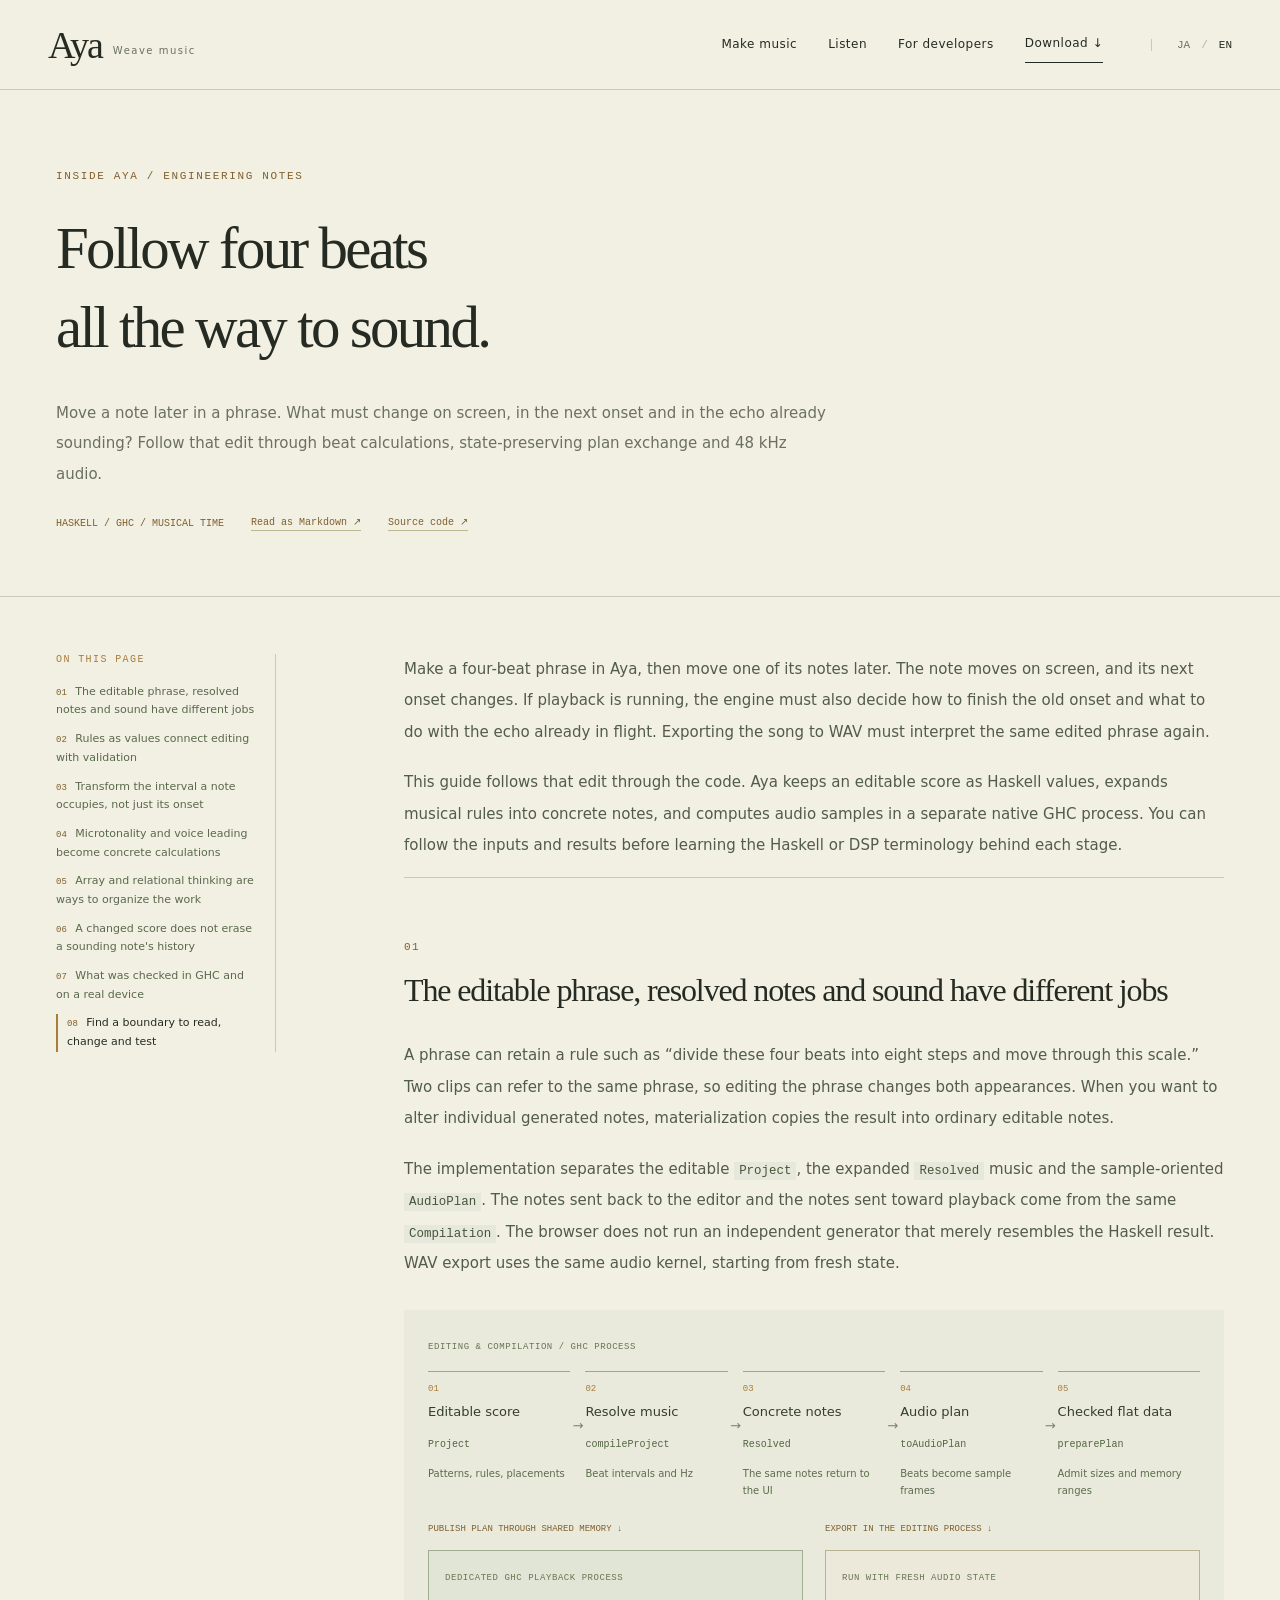
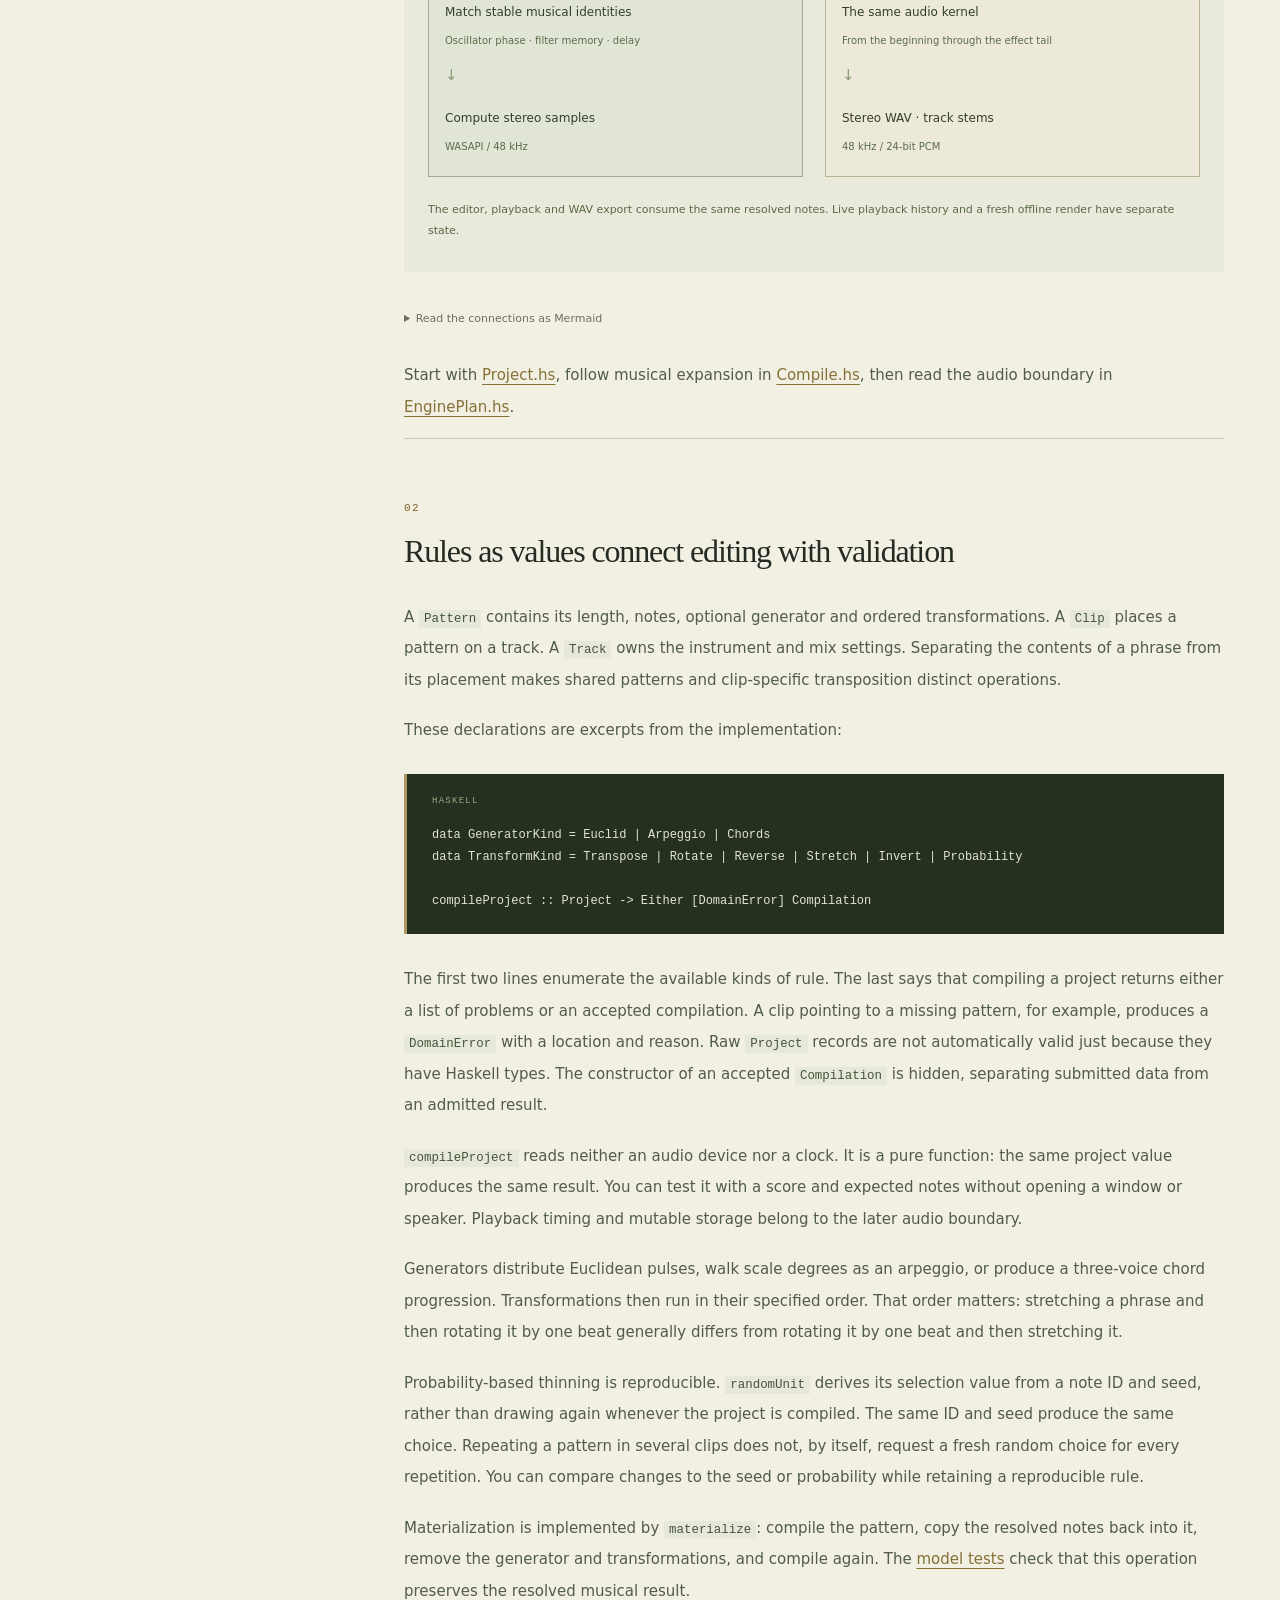
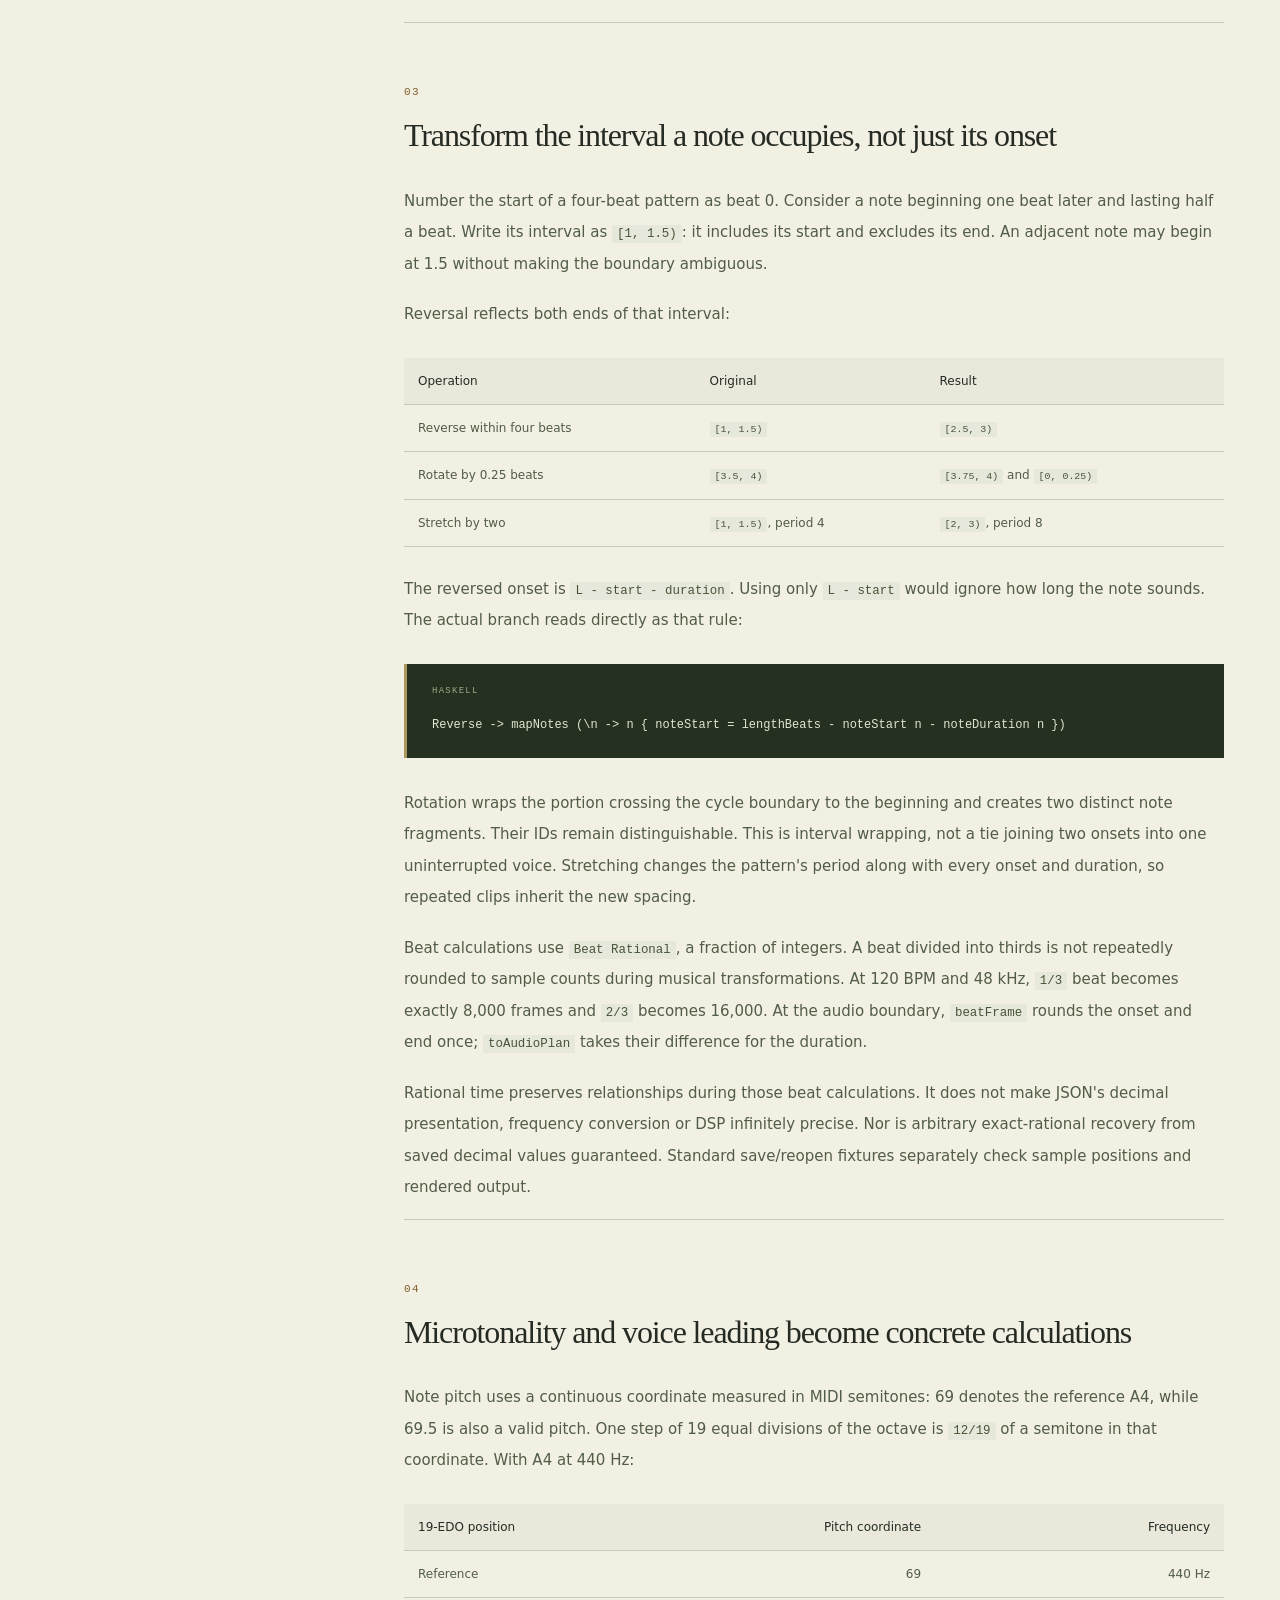
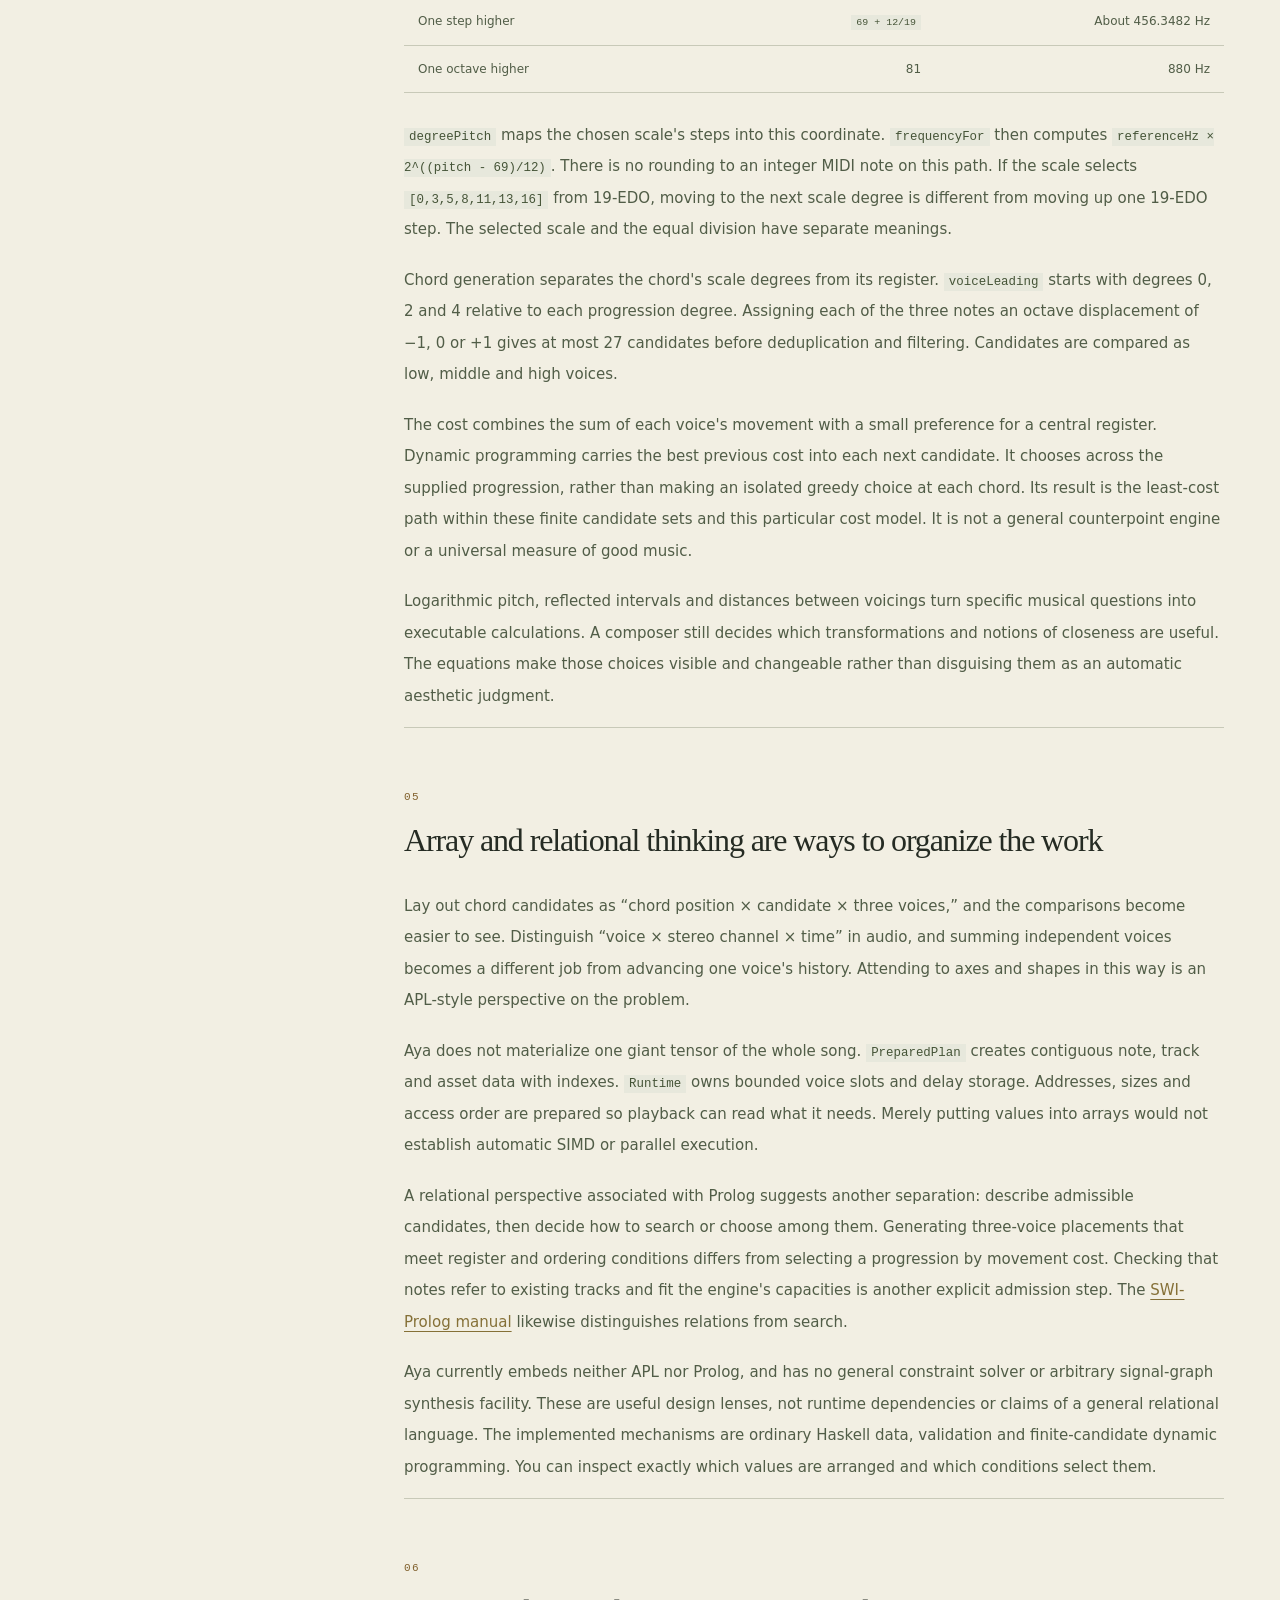
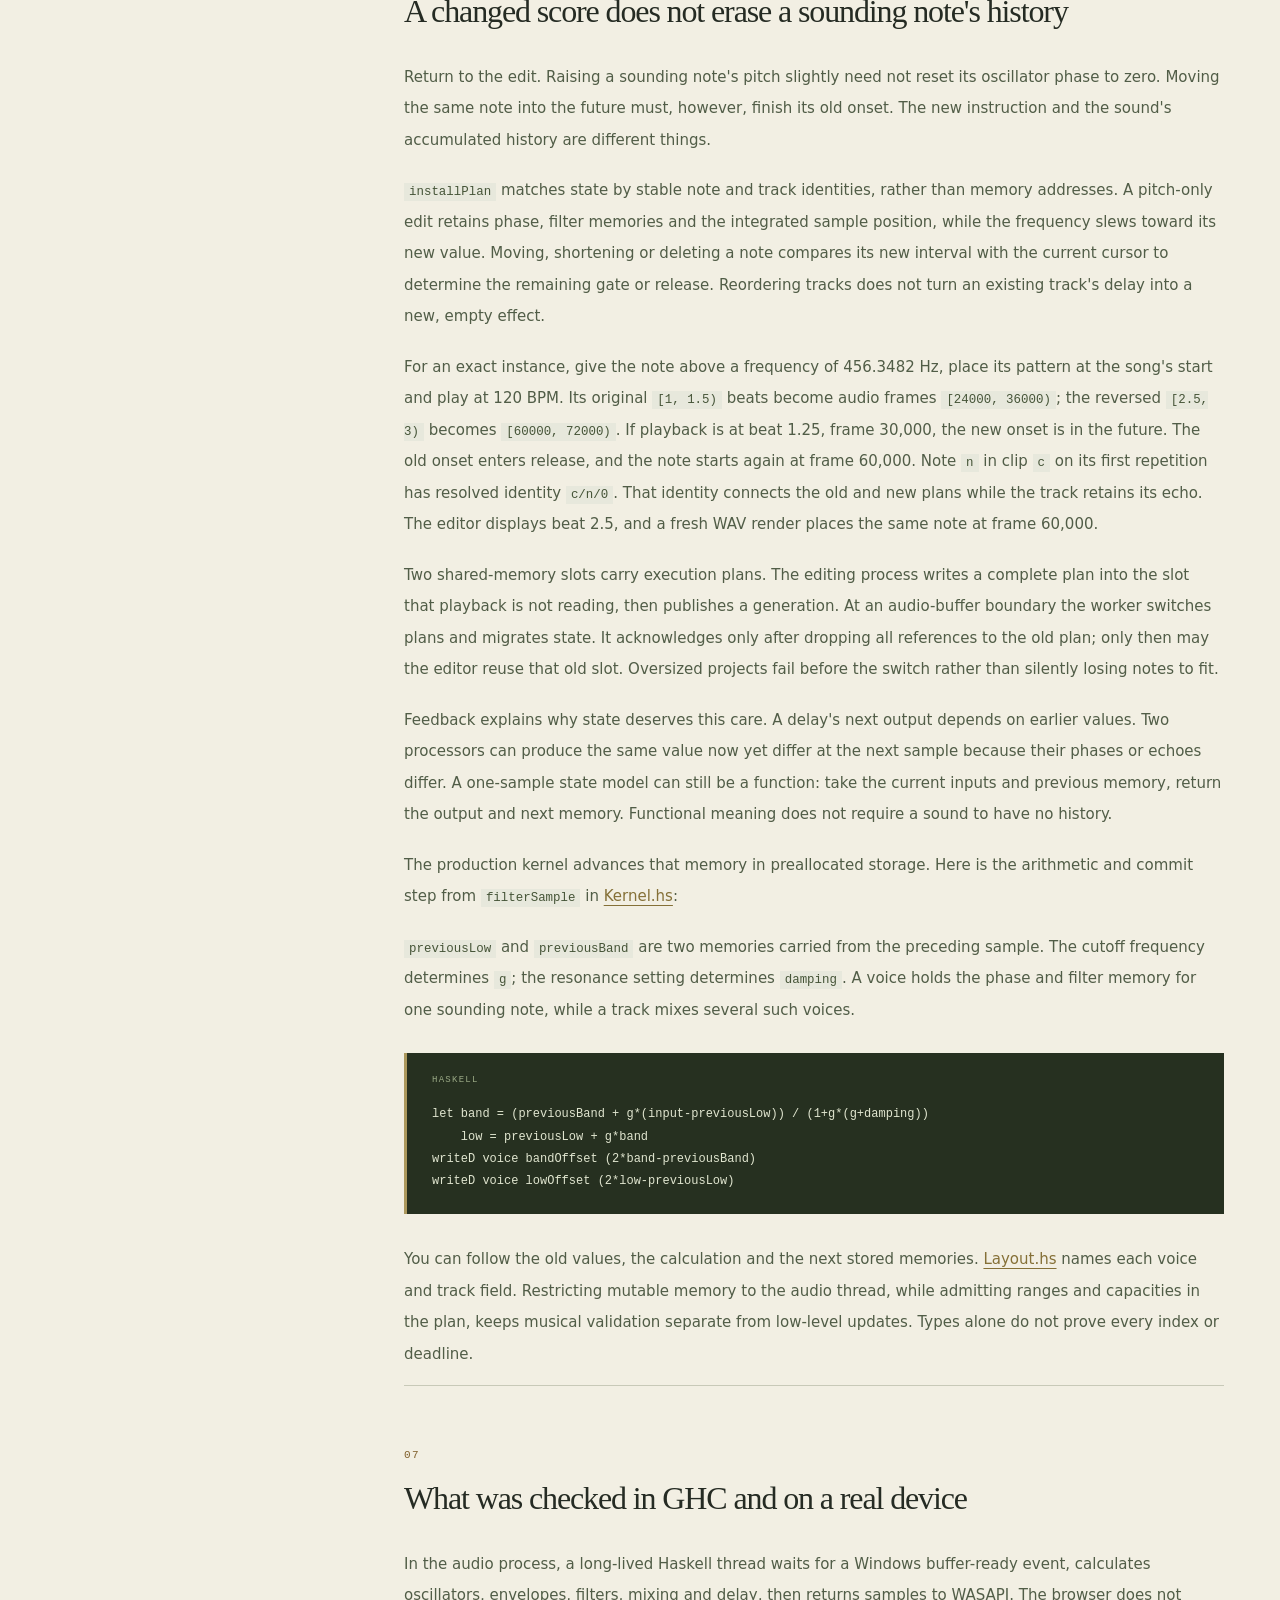
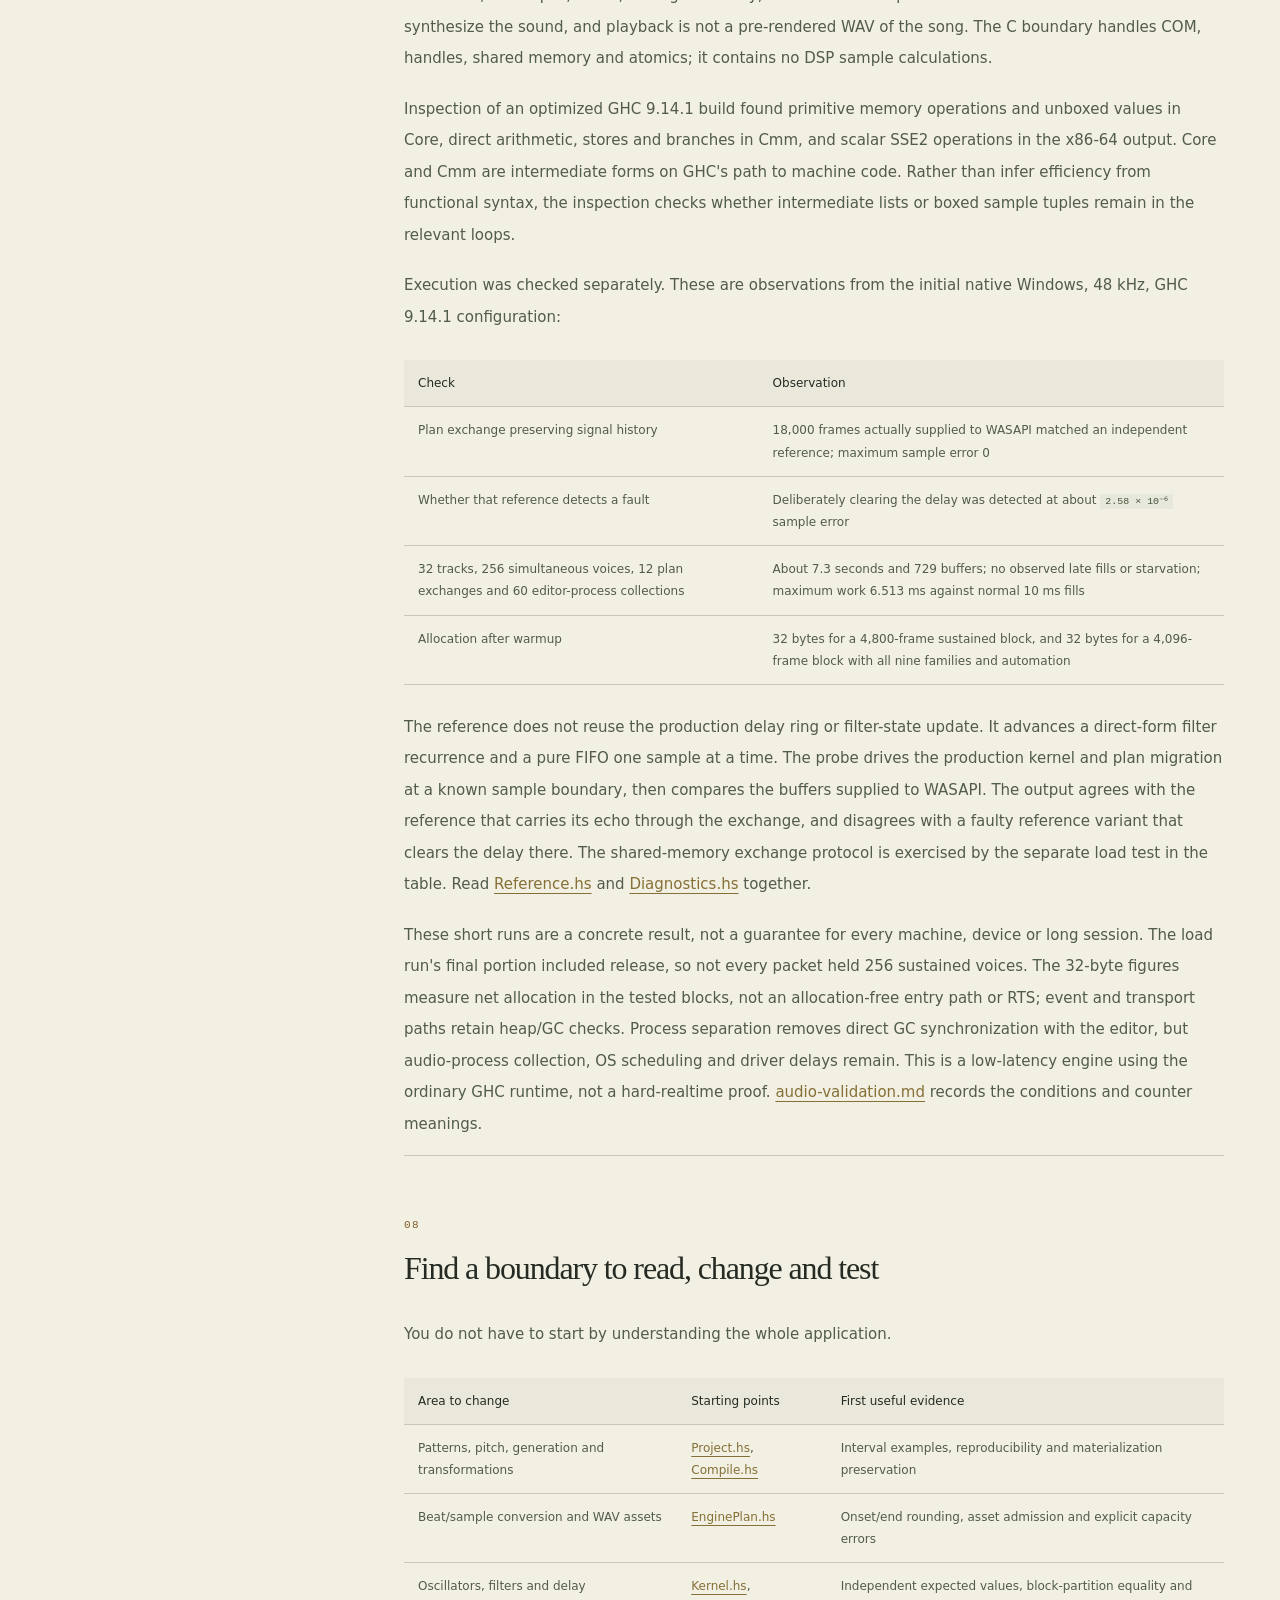
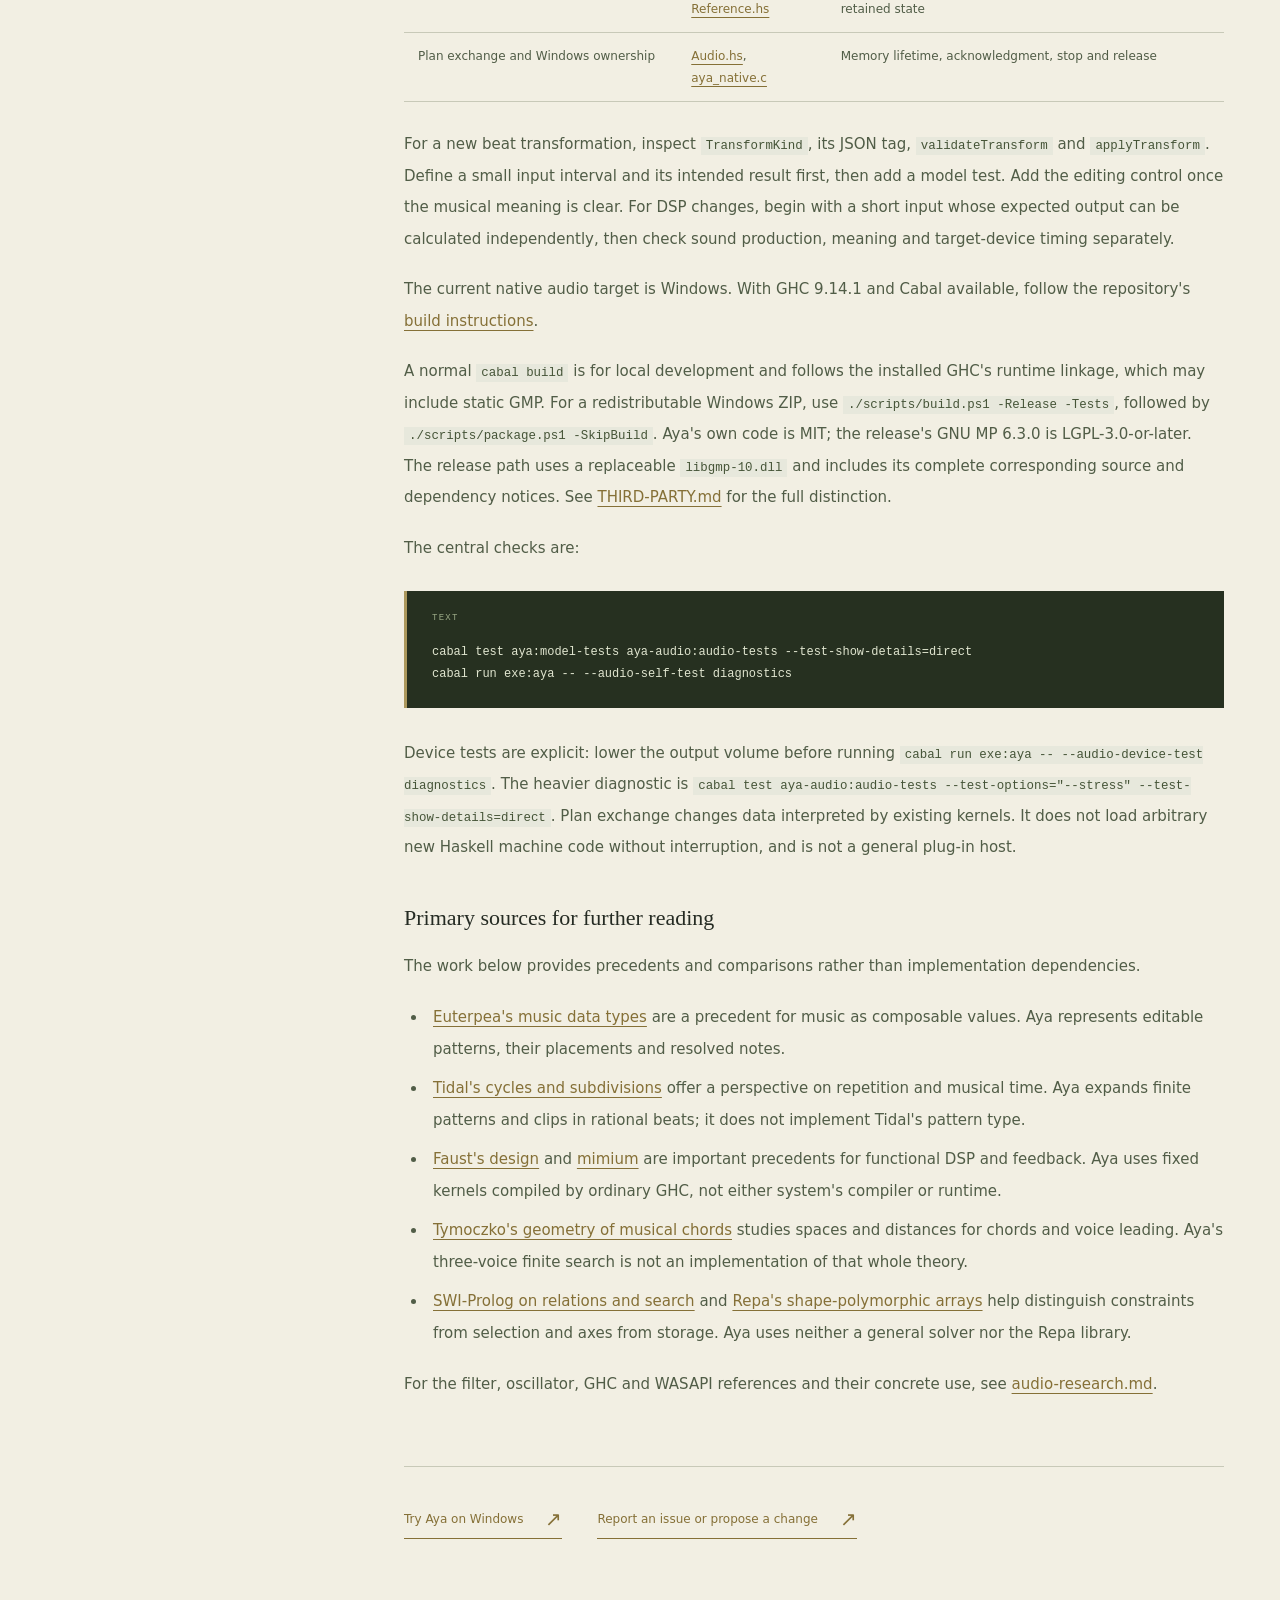
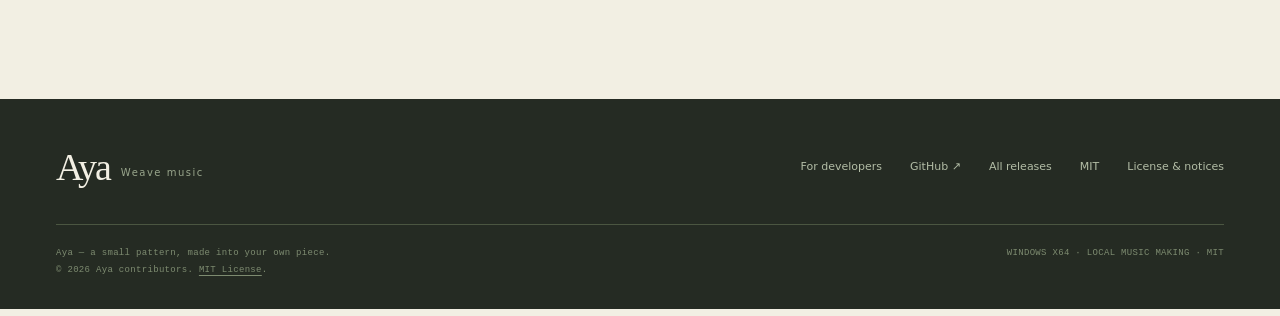
<file: site/en/developers/index.html>
<!doctype html>
<html lang="en"><head><meta charset="utf-8"><meta name="viewport" content="width=device-width,initial-scale=1"><title>Inside Aya — Follow four beats all the way to sound.</title><meta name="description" content="Follow a musical edit through rational time, 19-EDO, finite voice-leading search, state-preserving plan exchange and ordinary GHC sample computation. Actual source and precisely bounded audio evidence."><meta name="theme-color" content="#f2efe3"><link rel="canonical" href="https://m-simplifier.github.io/aya-daw/en/developers/"><link rel="alternate" hreflang="ja" href="https://m-simplifier.github.io/aya-daw/developers/"><link rel="alternate" hreflang="en" href="https://m-simplifier.github.io/aya-daw/en/developers/"><link rel="alternate" hreflang="x-default" href="https://m-simplifier.github.io/aya-daw/developers/"><meta property="og:type" content="website"><meta property="og:site_name" content="Aya"><meta property="og:title" content="Inside Aya — Follow four beats all the way to sound."><meta property="og:description" content="Follow a musical edit through rational time, 19-EDO, finite voice-leading search, state-preserving plan exchange and ordinary GHC sample computation. Actual source and precisely bounded audio evidence."><meta property="og:url" content="https://m-simplifier.github.io/aya-daw/en/developers/"><meta property="og:locale" content="en_US"><meta property="og:locale:alternate" content="ja_JP"><meta property="og:image" content="https://m-simplifier.github.io/aya-daw/assets/aya-studio.jpg"><meta property="og:image:width" content="1280"><meta property="og:image:height" content="800"><meta property="og:image:alt" content="The actual Aya editor showing a multitrack arrangement, a piano roll and a chord-generating rule. Its interface currently uses Japanese labels."><meta name="twitter:card" content="summary_large_image"><link rel="icon" href="../../assets/mark.svg" type="image/svg+xml"><link rel="stylesheet" href="../../style.css"><script src="../../main.js" defer></script></head><body><a class="skip-link" href="#main">Skip to content</a><header class="site-header"><div class="header-inner"><a class="wordmark" href="../" aria-label="Aya"><span>Aya</span><small>Weave music</small></a><button class="nav-toggle" type="button" aria-expanded="false" aria-controls="site-nav">Menu</button><nav class="nav" id="site-nav" aria-label="Main navigation"><a href="../#make">Make music</a><a href="../#listen">Listen</a><a href="./" aria-current="page">For developers</a><a class="nav-download" href="../#download">Download ↓</a></nav><div class="locale" aria-label="Language"><a href="../../developers/" lang="ja" hreflang="ja">JA</a><span class="slash">/</span><span aria-current="page">EN</span></div></div></header><main id="main"><section class="developer-hero"><div class="wrap"><p class="eyebrow">INSIDE AYA / ENGINEERING NOTES</p><h1>Follow four beats<br>all the way to sound.</h1><p class="lead">Move a note later in a phrase. What must change on screen, in the next onset and in the echo already sounding? Follow that edit through beat calculations, state-preserving plan exchange and 48 kHz audio.</p><div class="developer-meta"><span>HASKELL / GHC / MUSICAL TIME</span><a href="https://github.com/M-simplifier/aya-daw/blob/main/docs/developer-guide.en.md">Read as Markdown ↗</a><a href="https://github.com/M-simplifier/aya-daw">Source code ↗</a></div></div></section><div class="wrap reading-layout"><nav class="toc" aria-label="On this page"><p class="toc-title">ON THIS PAGE</p><ol><li><a href="#section-1"><span>01</span> The editable phrase, resolved notes and sound have different jobs</a></li><li><a href="#section-2"><span>02</span> Rules as values connect editing with validation</a></li><li><a href="#section-3"><span>03</span> Transform the interval a note occupies, not just its onset</a></li><li><a href="#section-4"><span>04</span> Microtonality and voice leading become concrete calculations</a></li><li><a href="#section-5"><span>05</span> Array and relational thinking are ways to organize the work</a></li><li><a href="#section-6"><span>06</span> A changed score does not erase a sounding note&#39;s history</a></li><li><a href="#section-7"><span>07</span> What was checked in GHC and on a real device</a></li><li><a href="#section-8"><span>08</span> Find a boundary to read, change and test</a></li></ol></nav><article class="reading-content"><p>Make a four-beat phrase in Aya, then move one of its notes later. The note moves on screen, and its next onset changes. If playback is running, the engine must also decide how to finish the old onset and what to do with the echo already in flight. Exporting the song to WAV must interpret the same edited phrase again.</p>
<p>This guide follows that edit through the code. Aya keeps an editable score as Haskell values, expands musical rules into concrete notes, and computes audio samples in a separate native GHC process. You can follow the inputs and results before learning the Haskell or DSP terminology behind each stage.</p>
<h2 id="section-1"><span class="chapter-no">01</span>The editable phrase, resolved notes and sound have different jobs</h2>
<p>A phrase can retain a rule such as “divide these four beats into eight steps and move through this scale.” Two clips can refer to the same phrase, so editing the phrase changes both appearances. When you want to alter individual generated notes, materialization copies the result into ordinary editable notes.</p>
<p>The implementation separates the editable <code>Project</code>, the expanded <code>Resolved</code> music and the sample-oriented <code>AudioPlan</code>. The notes sent back to the editor and the notes sent toward playback come from the same <code>Compilation</code>. The browser does not run an independent generator that merely resembles the Haskell result. WAV export uses the same audio kernel, starting from fresh state.</p>
<figure class="architecture-figure"><div class="diagram-process-label">EDITING & COMPILATION / GHC PROCESS</div><ol class="architecture-flow"><li class="architecture-stage"><strong>Editable score</strong><code>Project</code><span>Patterns, rules, placements</span></li><li class="architecture-stage"><strong>Resolve music</strong><code>compileProject</code><span>Beat intervals and Hz</span></li><li class="architecture-stage"><strong>Concrete notes</strong><code>Resolved</code><span>The same notes return to the UI</span></li><li class="architecture-stage"><strong>Audio plan</strong><code>toAudioPlan</code><span>Beats become sample frames</span></li><li class="architecture-stage"><strong>Checked flat data</strong><code>preparePlan</code><span>Admit sizes and memory ranges</span></li></ol><div class="architecture-branches"><div><p class="diagram-edge">PUBLISH PLAN THROUGH SHARED MEMORY ↓</p><div class="architecture-branch"><div class="diagram-process-label">DEDICATED GHC PLAYBACK PROCESS</div><strong>Match stable musical identities</strong><p>Oscillator phase · filter memory · delay</p><span class="diagram-arrow">↓</span><strong>Compute stereo samples</strong><p>WASAPI / 48 kHz</p></div></div><div><p class="diagram-edge">EXPORT IN THE EDITING PROCESS ↓</p><div class="architecture-branch offline"><div class="diagram-process-label">RUN WITH FRESH AUDIO STATE</div><strong>The same audio kernel</strong><p>From the beginning through the effect tail</p><span class="diagram-arrow">↓</span><strong>Stereo WAV · track stems</strong><p>48 kHz / 24-bit PCM</p></div></div></div><figcaption>The editor, playback and WAV export consume the same resolved notes. Live playback history and a fresh offline render have separate state.</figcaption></figure><details class="source-diagram"><summary>Read the connections as Mermaid</summary><pre><code>flowchart TD
  UI[&quot;Browser: edit a phrase&quot;] --&gt; P
  subgraph Control[&quot;GHC editing and compilation process&quot;]
    P[&quot;Project: patterns, rules and clips&quot;] --&gt; C[&quot;compileProject: resolve beat intervals&quot;]
    C --&gt; R[&quot;Resolved: arranged notes and Hz&quot;]
    R --&gt; A[&quot;toAudioPlan: convert to 48 kHz frames&quot;]
    A --&gt; V[&quot;preparePlan: checked flat data&quot;]
    V --&gt; O[&quot;WAV export: same kernel, fresh state&quot;]
  end
  R --&gt;|&quot;notes to display&quot;| UI
  V --&gt;|&quot;publish generation; wait for acknowledgment&quot;| W
  subgraph Audio[&quot;Dedicated GHC playback process&quot;]
    W[&quot;Musical identities and execution plan&quot;] --&gt; D[&quot;Oscillator, filter and delay state&quot;]
    D --&gt; S[&quot;Left and right audio samples&quot;]
  end
  S --&gt; WASAPI[&quot;WASAPI: Windows output buffer&quot;]</code></pre></details>
<p>Start with <a href="https://github.com/M-simplifier/aya-daw/blob/main/src/Aya/Project.hs">Project.hs</a>, follow musical expansion in <a href="https://github.com/M-simplifier/aya-daw/blob/main/src/Aya/Compile.hs">Compile.hs</a>, then read the audio boundary in <a href="https://github.com/M-simplifier/aya-daw/blob/main/src/Aya/EnginePlan.hs">EnginePlan.hs</a>.</p>
<h2 id="section-2"><span class="chapter-no">02</span>Rules as values connect editing with validation</h2>
<p>A <code>Pattern</code> contains its length, notes, optional generator and ordered transformations. A <code>Clip</code> places a pattern on a track. A <code>Track</code> owns the instrument and mix settings. Separating the contents of a phrase from its placement makes shared patterns and clip-specific transposition distinct operations.</p>
<p>These declarations are excerpts from the implementation:</p>
<pre><code><span class="code-label">HASKELL</span>data GeneratorKind = Euclid | Arpeggio | Chords
data TransformKind = Transpose | Rotate | Reverse | Stretch | Invert | Probability

compileProject :: Project -&gt; Either [DomainError] Compilation</code></pre>
<p>The first two lines enumerate the available kinds of rule. The last says that compiling a project returns either a list of problems or an accepted compilation. A clip pointing to a missing pattern, for example, produces a <code>DomainError</code> with a location and reason. Raw <code>Project</code> records are not automatically valid just because they have Haskell types. The constructor of an accepted <code>Compilation</code> is hidden, separating submitted data from an admitted result.</p>
<p><code>compileProject</code> reads neither an audio device nor a clock. It is a pure function: the same project value produces the same result. You can test it with a score and expected notes without opening a window or speaker. Playback timing and mutable storage belong to the later audio boundary.</p>
<p>Generators distribute Euclidean pulses, walk scale degrees as an arpeggio, or produce a three-voice chord progression. Transformations then run in their specified order. That order matters: stretching a phrase and then rotating it by one beat generally differs from rotating it by one beat and then stretching it.</p>
<p>Probability-based thinning is reproducible. <code>randomUnit</code> derives its selection value from a note ID and seed, rather than drawing again whenever the project is compiled. The same ID and seed produce the same choice. Repeating a pattern in several clips does not, by itself, request a fresh random choice for every repetition. You can compare changes to the seed or probability while retaining a reproducible rule.</p>
<p>Materialization is implemented by <code>materialize</code>: compile the pattern, copy the resolved notes back into it, remove the generator and transformations, and compile again. The <a href="https://github.com/M-simplifier/aya-daw/blob/main/tests/model/Main.hs">model tests</a> check that this operation preserves the resolved musical result.</p>
<h2 id="section-3"><span class="chapter-no">03</span>Transform the interval a note occupies, not just its onset</h2>
<p>Number the start of a four-beat pattern as beat 0. Consider a note beginning one beat later and lasting half a beat. Write its interval as <code>[1, 1.5)</code>: it includes its start and excludes its end. An adjacent note may begin at 1.5 without making the boundary ambiguous.</p>
<p>Reversal reflects both ends of that interval:</p>
<div class="table-scroll"><table><thead><tr><th style="text-align:left">Operation</th><th style="text-align:left">Original</th><th style="text-align:left">Result</th></tr></thead><tbody><tr><td style="text-align:left">Reverse within four beats</td><td style="text-align:left"><code>[1, 1.5)</code></td><td style="text-align:left"><code>[2.5, 3)</code></td></tr><tr><td style="text-align:left">Rotate by 0.25 beats</td><td style="text-align:left"><code>[3.5, 4)</code></td><td style="text-align:left"><code>[3.75, 4)</code> and <code>[0, 0.25)</code></td></tr><tr><td style="text-align:left">Stretch by two</td><td style="text-align:left"><code>[1, 1.5)</code>, period 4</td><td style="text-align:left"><code>[2, 3)</code>, period 8</td></tr></tbody></table></div>
<p>The reversed onset is <code>L - start - duration</code>. Using only <code>L - start</code> would ignore how long the note sounds. The actual branch reads directly as that rule:</p>
<pre><code><span class="code-label">HASKELL</span>Reverse -&gt; mapNotes (\n -&gt; n { noteStart = lengthBeats - noteStart n - noteDuration n })</code></pre>
<p>Rotation wraps the portion crossing the cycle boundary to the beginning and creates two distinct note fragments. Their IDs remain distinguishable. This is interval wrapping, not a tie joining two onsets into one uninterrupted voice. Stretching changes the pattern&#39;s period along with every onset and duration, so repeated clips inherit the new spacing.</p>
<p>Beat calculations use <code>Beat Rational</code>, a fraction of integers. A beat divided into thirds is not repeatedly rounded to sample counts during musical transformations. At 120 BPM and 48 kHz, <code>1/3</code> beat becomes exactly 8,000 frames and <code>2/3</code> becomes 16,000. At the audio boundary, <code>beatFrame</code> rounds the onset and end once; <code>toAudioPlan</code> takes their difference for the duration.</p>
<p>Rational time preserves relationships during those beat calculations. It does not make JSON&#39;s decimal presentation, frequency conversion or DSP infinitely precise. Nor is arbitrary exact-rational recovery from saved decimal values guaranteed. Standard save/reopen fixtures separately check sample positions and rendered output.</p>
<h2 id="section-4"><span class="chapter-no">04</span>Microtonality and voice leading become concrete calculations</h2>
<p>Note pitch uses a continuous coordinate measured in MIDI semitones: 69 denotes the reference A4, while 69.5 is also a valid pitch. One step of 19 equal divisions of the octave is <code>12/19</code> of a semitone in that coordinate. With A4 at 440 Hz:</p>
<div class="table-scroll"><table><thead><tr><th style="text-align:left">19-EDO position</th><th style="text-align:right">Pitch coordinate</th><th style="text-align:right">Frequency</th></tr></thead><tbody><tr><td style="text-align:left">Reference</td><td style="text-align:right">69</td><td style="text-align:right">440 Hz</td></tr><tr><td style="text-align:left">One step higher</td><td style="text-align:right"><code>69 + 12/19</code></td><td style="text-align:right">About 456.3482 Hz</td></tr><tr><td style="text-align:left">One octave higher</td><td style="text-align:right">81</td><td style="text-align:right">880 Hz</td></tr></tbody></table></div>
<p><code>degreePitch</code> maps the chosen scale&#39;s steps into this coordinate. <code>frequencyFor</code> then computes <code>referenceHz × 2^((pitch - 69)/12)</code>. There is no rounding to an integer MIDI note on this path. If the scale selects <code>[0,3,5,8,11,13,16]</code> from 19-EDO, moving to the next scale degree is different from moving up one 19-EDO step. The selected scale and the equal division have separate meanings.</p>
<p>Chord generation separates the chord&#39;s scale degrees from its register. <code>voiceLeading</code> starts with degrees 0, 2 and 4 relative to each progression degree. Assigning each of the three notes an octave displacement of −1, 0 or +1 gives at most 27 candidates before deduplication and filtering. Candidates are compared as low, middle and high voices.</p>
<p>The cost combines the sum of each voice&#39;s movement with a small preference for a central register. Dynamic programming carries the best previous cost into each next candidate. It chooses across the supplied progression, rather than making an isolated greedy choice at each chord. Its result is the least-cost path within these finite candidate sets and this particular cost model. It is not a general counterpoint engine or a universal measure of good music.</p>
<p>Logarithmic pitch, reflected intervals and distances between voicings turn specific musical questions into executable calculations. A composer still decides which transformations and notions of closeness are useful. The equations make those choices visible and changeable rather than disguising them as an automatic aesthetic judgment.</p>
<h2 id="section-5"><span class="chapter-no">05</span>Array and relational thinking are ways to organize the work</h2>
<p>Lay out chord candidates as “chord position × candidate × three voices,” and the comparisons become easier to see. Distinguish “voice × stereo channel × time” in audio, and summing independent voices becomes a different job from advancing one voice&#39;s history. Attending to axes and shapes in this way is an APL-style perspective on the problem.</p>
<p>Aya does not materialize one giant tensor of the whole song. <code>PreparedPlan</code> creates contiguous note, track and asset data with indexes. <code>Runtime</code> owns bounded voice slots and delay storage. Addresses, sizes and access order are prepared so playback can read what it needs. Merely putting values into arrays would not establish automatic SIMD or parallel execution.</p>
<p>A relational perspective associated with Prolog suggests another separation: describe admissible candidates, then decide how to search or choose among them. Generating three-voice placements that meet register and ordering conditions differs from selecting a progression by movement cost. Checking that notes refer to existing tracks and fit the engine&#39;s capacities is another explicit admission step. The <a href="https://www.swi-prolog.org/man/clpfd.html#clpfd-search">SWI-Prolog manual</a> likewise distinguishes relations from search.</p>
<p>Aya currently embeds neither APL nor Prolog, and has no general constraint solver or arbitrary signal-graph synthesis facility. These are useful design lenses, not runtime dependencies or claims of a general relational language. The implemented mechanisms are ordinary Haskell data, validation and finite-candidate dynamic programming. You can inspect exactly which values are arranged and which conditions select them.</p>
<h2 id="section-6"><span class="chapter-no">06</span>A changed score does not erase a sounding note&#39;s history</h2>
<p>Return to the edit. Raising a sounding note&#39;s pitch slightly need not reset its oscillator phase to zero. Moving the same note into the future must, however, finish its old onset. The new instruction and the sound&#39;s accumulated history are different things.</p>
<p><code>installPlan</code> matches state by stable note and track identities, rather than memory addresses. A pitch-only edit retains phase, filter memories and the integrated sample position, while the frequency slews toward its new value. Moving, shortening or deleting a note compares its new interval with the current cursor to determine the remaining gate or release. Reordering tracks does not turn an existing track&#39;s delay into a new, empty effect.</p>
<p>For an exact instance, give the note above a frequency of 456.3482 Hz, place its pattern at the song&#39;s start and play at 120 BPM. Its original <code>[1, 1.5)</code> beats become audio frames <code>[24000, 36000)</code>; the reversed <code>[2.5, 3)</code> becomes <code>[60000, 72000)</code>. If playback is at beat 1.25, frame 30,000, the new onset is in the future. The old onset enters release, and the note starts again at frame 60,000. Note <code>n</code> in clip <code>c</code> on its first repetition has resolved identity <code>c/n/0</code>. That identity connects the old and new plans while the track retains its echo. The editor displays beat 2.5, and a fresh WAV render places the same note at frame 60,000.</p>
<p>Two shared-memory slots carry execution plans. The editing process writes a complete plan into the slot that playback is not reading, then publishes a generation. At an audio-buffer boundary the worker switches plans and migrates state. It acknowledges only after dropping all references to the old plan; only then may the editor reuse that old slot. Oversized projects fail before the switch rather than silently losing notes to fit.</p>
<p>Feedback explains why state deserves this care. A delay&#39;s next output depends on earlier values. Two processors can produce the same value now yet differ at the next sample because their phases or echoes differ. A one-sample state model can still be a function: take the current inputs and previous memory, return the output and next memory. Functional meaning does not require a sound to have no history.</p>
<p>The production kernel advances that memory in preallocated storage. Here is the arithmetic and commit step from <code>filterSample</code> in <a href="https://github.com/M-simplifier/aya-daw/blob/main/audio/Aya/Audio/Kernel.hs">Kernel.hs</a>:</p>
<p><code>previousLow</code> and <code>previousBand</code> are two memories carried from the preceding sample. The cutoff frequency determines <code>g</code>; the resonance setting determines <code>damping</code>. A voice holds the phase and filter memory for one sounding note, while a track mixes several such voices.</p>
<pre><code><span class="code-label">HASKELL</span>let band = (previousBand + g*(input-previousLow)) / (1+g*(g+damping))
    low = previousLow + g*band
writeD voice bandOffset (2*band-previousBand)
writeD voice lowOffset (2*low-previousLow)</code></pre>
<p>You can follow the old values, the calculation and the next stored memories. <a href="https://github.com/M-simplifier/aya-daw/blob/main/audio/Aya/Audio/Layout.hs">Layout.hs</a> names each voice and track field. Restricting mutable memory to the audio thread, while admitting ranges and capacities in the plan, keeps musical validation separate from low-level updates. Types alone do not prove every index or deadline.</p>
<h2 id="section-7"><span class="chapter-no">07</span>What was checked in GHC and on a real device</h2>
<p>In the audio process, a long-lived Haskell thread waits for a Windows buffer-ready event, calculates oscillators, envelopes, filters, mixing and delay, then returns samples to WASAPI. The browser does not synthesize the sound, and playback is not a pre-rendered WAV of the song. The C boundary handles COM, handles, shared memory and atomics; it contains no DSP sample calculations.</p>
<p>Inspection of an optimized GHC 9.14.1 build found primitive memory operations and unboxed values in Core, direct arithmetic, stores and branches in Cmm, and scalar SSE2 operations in the x86-64 output. Core and Cmm are intermediate forms on GHC&#39;s path to machine code. Rather than infer efficiency from functional syntax, the inspection checks whether intermediate lists or boxed sample tuples remain in the relevant loops.</p>
<p>Execution was checked separately. These are observations from the initial native Windows, 48 kHz, GHC 9.14.1 configuration:</p>
<div class="table-scroll"><table><thead><tr><th style="text-align:left">Check</th><th style="text-align:left">Observation</th></tr></thead><tbody><tr><td style="text-align:left">Plan exchange preserving signal history</td><td style="text-align:left">18,000 frames actually supplied to WASAPI matched an independent reference; maximum sample error 0</td></tr><tr><td style="text-align:left">Whether that reference detects a fault</td><td style="text-align:left">Deliberately clearing the delay was detected at about <code>2.58 × 10⁻⁶</code> sample error</td></tr><tr><td style="text-align:left">32 tracks, 256 simultaneous voices, 12 plan exchanges and 60 editor-process collections</td><td style="text-align:left">About 7.3 seconds and 729 buffers; no observed late fills or starvation; maximum work 6.513 ms against normal 10 ms fills</td></tr><tr><td style="text-align:left">Allocation after warmup</td><td style="text-align:left">32 bytes for a 4,800-frame sustained block, and 32 bytes for a 4,096-frame block with all nine families and automation</td></tr></tbody></table></div>
<p>The reference does not reuse the production delay ring or filter-state update. It advances a direct-form filter recurrence and a pure FIFO one sample at a time. The probe drives the production kernel and plan migration at a known sample boundary, then compares the buffers supplied to WASAPI. The output agrees with the reference that carries its echo through the exchange, and disagrees with a faulty reference variant that clears the delay there. The shared-memory exchange protocol is exercised by the separate load test in the table. Read <a href="https://github.com/M-simplifier/aya-daw/blob/main/audio/Aya/Audio/Reference.hs">Reference.hs</a> and <a href="https://github.com/M-simplifier/aya-daw/blob/main/audio/Aya/Audio/Diagnostics.hs">Diagnostics.hs</a> together.</p>
<p>These short runs are a concrete result, not a guarantee for every machine, device or long session. The load run&#39;s final portion included release, so not every packet held 256 sustained voices. The 32-byte figures measure net allocation in the tested blocks, not an allocation-free entry path or RTS; event and transport paths retain heap/GC checks. Process separation removes direct GC synchronization with the editor, but audio-process collection, OS scheduling and driver delays remain. This is a low-latency engine using the ordinary GHC runtime, not a hard-realtime proof. <a href="https://github.com/M-simplifier/aya-daw/blob/main/docs/audio-validation.md">audio-validation.md</a> records the conditions and counter meanings.</p>
<h2 id="section-8"><span class="chapter-no">08</span>Find a boundary to read, change and test</h2>
<p>You do not have to start by understanding the whole application.</p>
<div class="table-scroll"><table><thead><tr><th style="text-align:left">Area to change</th><th style="text-align:left">Starting points</th><th style="text-align:left">First useful evidence</th></tr></thead><tbody><tr><td style="text-align:left">Patterns, pitch, generation and transformations</td><td style="text-align:left"><a href="https://github.com/M-simplifier/aya-daw/blob/main/src/Aya/Project.hs">Project.hs</a>, <a href="https://github.com/M-simplifier/aya-daw/blob/main/src/Aya/Compile.hs">Compile.hs</a></td><td style="text-align:left">Interval examples, reproducibility and materialization preservation</td></tr><tr><td style="text-align:left">Beat/sample conversion and WAV assets</td><td style="text-align:left"><a href="https://github.com/M-simplifier/aya-daw/blob/main/src/Aya/EnginePlan.hs">EnginePlan.hs</a></td><td style="text-align:left">Onset/end rounding, asset admission and explicit capacity errors</td></tr><tr><td style="text-align:left">Oscillators, filters and delay</td><td style="text-align:left"><a href="https://github.com/M-simplifier/aya-daw/blob/main/audio/Aya/Audio/Kernel.hs">Kernel.hs</a>, <a href="https://github.com/M-simplifier/aya-daw/blob/main/audio/Aya/Audio/Reference.hs">Reference.hs</a></td><td style="text-align:left">Independent expected values, block-partition equality and retained state</td></tr><tr><td style="text-align:left">Plan exchange and Windows ownership</td><td style="text-align:left"><a href="https://github.com/M-simplifier/aya-daw/blob/main/audio/Aya/Audio.hs">Audio.hs</a>, <a href="https://github.com/M-simplifier/aya-daw/blob/main/audio/cbits/aya_native.c">aya_native.c</a></td><td style="text-align:left">Memory lifetime, acknowledgment, stop and release</td></tr></tbody></table></div>
<p>For a new beat transformation, inspect <code>TransformKind</code>, its JSON tag, <code>validateTransform</code> and <code>applyTransform</code>. Define a small input interval and its intended result first, then add a model test. Add the editing control once the musical meaning is clear. For DSP changes, begin with a short input whose expected output can be calculated independently, then check sound production, meaning and target-device timing separately.</p>
<p>The current native audio target is Windows. With GHC 9.14.1 and Cabal available, follow the repository&#39;s <a href="https://github.com/M-simplifier/aya-daw/blob/main/README.md">build instructions</a>.</p>
<p>A normal <code>cabal build</code> is for local development and follows the installed GHC&#39;s runtime linkage, which may include static GMP. For a redistributable Windows ZIP, use <code>./scripts/build.ps1 -Release -Tests</code>, followed by <code>./scripts/package.ps1 -SkipBuild</code>. Aya&#39;s own code is MIT; the release&#39;s GNU MP 6.3.0 is LGPL-3.0-or-later. The release path uses a replaceable <code>libgmp-10.dll</code> and includes its complete corresponding source and dependency notices. See <a href="https://github.com/M-simplifier/aya-daw/blob/main/THIRD-PARTY.md">THIRD-PARTY.md</a> for the full distinction.</p>
<p>The central checks are:</p>
<pre><code><span class="code-label">TEXT</span>cabal test aya:model-tests aya-audio:audio-tests --test-show-details=direct
cabal run exe:aya -- --audio-self-test diagnostics</code></pre>
<p>Device tests are explicit: lower the output volume before running <code>cabal run exe:aya -- --audio-device-test diagnostics</code>. The heavier diagnostic is <code>cabal test aya-audio:audio-tests --test-options=&quot;--stress&quot; --test-show-details=direct</code>. Plan exchange changes data interpreted by existing kernels. It does not load arbitrary new Haskell machine code without interruption, and is not a general plug-in host.</p>
<h3 id="subsection-178">Primary sources for further reading</h3>
<p>The work below provides precedents and comparisons rather than implementation dependencies.</p>
<ul><li><a href="https://github.com/Euterpea/Euterpea/blob/master/HSoM/Music.lhs">Euterpea&#39;s music data types</a> are a precedent for music as composable values. Aya represents editable patterns, their placements and resolved notes.</li><li><a href="https://tidalcycles.org/docs/reference/cycles/">Tidal&#39;s cycles and subdivisions</a> offer a perspective on repetition and musical time. Aya expands finite patterns and clips in rational beats; it does not implement Tidal&#39;s pattern type.</li><li><a href="https://faustdoc.grame.fr/manual/introduction/">Faust&#39;s design</a> and <a href="https://github.com/mimium-org/mimium-rs">mimium</a> are important precedents for functional DSP and feedback. Aya uses fixed kernels compiled by ordinary GHC, not either system&#39;s compiler or runtime.</li><li><a href="https://collaborate.princeton.edu/en/publications/the-geometry-of-musical-chords/">Tymoczko&#39;s geometry of musical chords</a> studies spaces and distances for chords and voice leading. Aya&#39;s three-voice finite search is not an implementation of that whole theory.</li><li><a href="https://www.swi-prolog.org/man/clpfd.html#clpfd-search">SWI-Prolog on relations and search</a> and <a href="https://www.microsoft.com/en-us/research/wp-content/uploads/2016/07/RArrays.pdf">Repa&#39;s shape-polymorphic arrays</a> help distinguish constraints from selection and axes from storage. Aya uses neither a general solver nor the Repa library.</li></ul>
<p>For the filter, oscillator, GHC and WASAPI references and their concrete use, see <a href="https://github.com/M-simplifier/aya-daw/blob/main/docs/audio-research.md">audio-research.md</a>.</p><div class="guide-end"><a class="text-link" href="../#download">Try Aya on Windows</a><a class="text-link" href="https://github.com/M-simplifier/aya-daw/issues">Report an issue or propose a change</a></div></article></div></main><footer class="site-footer"><div class="wrap"><div class="footer-top"><a class="wordmark" href="../"><span>Aya</span><small>Weave music</small></a><nav class="footer-links" aria-label="Footer"><a href="./">For developers</a><a href="https://github.com/M-simplifier/aya-daw">GitHub ↗</a><a href="https://github.com/M-simplifier/aya-daw/releases">All releases</a><a href="https://github.com/M-simplifier/aya-daw/blob/main/LICENSE">MIT</a><a href="https://github.com/M-simplifier/aya-daw/blob/main/THIRD-PARTY.md">License & notices</a></nav></div><div class="footer-bottom"><p>Aya — a small pattern, made into your own piece.<br>© 2026 Aya contributors. <a href="https://github.com/M-simplifier/aya-daw/blob/main/LICENSE">MIT License</a>.</p><span>WINDOWS X64 · LOCAL MUSIC MAKING · MIT</span></div></div></footer></body></html>
</file>
<file: site/style.css>
@charset "UTF-8";
:root{color-scheme:light;--paper:#f2efe3;--paper-light:#faf8f0;--ink:#252b23;--olive:#30382b;--muted:#6b705f;--line:#c8c9b8;--gold:#a87d39;--gold-light:#d9bd83;--teal:#8eafa0;--serif:Georgia,"Yu Mincho","Hiragino Mincho ProN",serif;--sans:"Yu Gothic UI","Hiragino Sans",Meiryo,system-ui,sans-serif;--mono:Consolas,"SFMono-Regular",monospace;font:16px/1.8 var(--sans);font-weight:400;background:var(--paper);color:var(--ink);scroll-behavior:smooth;scroll-padding-top:94px}
*{box-sizing:border-box}body{margin:0}a{color:inherit;text-decoration:none}button,input,select,a{-webkit-tap-highlight-color:transparent}button,input,select{font:inherit;color:inherit}button,a,input,select{outline-offset:5px}a:focus-visible,button:focus-visible,input:focus-visible,select:focus-visible,summary:focus-visible{outline:2px solid var(--gold)}button{cursor:pointer}button:disabled{cursor:default}img,svg{display:block;max-width:100%}h1,h2,h3,p,figure{margin:0}h1,h2,h3{font-weight:400}h2{font-family:var(--serif);font-size:clamp(2rem,3.8vw,3.65rem);line-height:1.45;letter-spacing:-.04em}h3{font-family:var(--serif);font-size:1.5rem;line-height:1.5}p{max-width:42rem}p+p{margin-top:1.2em}::selection{background:#dec899;color:#20281e}.wrap{width:min(1280px,calc(100% - 112px));margin-inline:auto}.eyebrow{font:11px/1.6 var(--mono);letter-spacing:.15em;text-transform:uppercase;color:var(--gold);margin-bottom:26px}.index-number{font:13px var(--mono);letter-spacing:.12em;color:var(--gold)}.text-link{display:inline-flex;gap:22px;align-items:center;border-bottom:1px solid currentColor;padding-bottom:6px;font-size:14px}.text-link:hover{color:var(--gold)}.text-link:after{content:"↗";font:20px var(--serif)}.button{display:inline-flex;gap:20px;align-items:center;justify-content:center;min-height:57px;padding:13px 23px;border:1px solid var(--ink);background:var(--ink);color:var(--paper-light);font-size:14px;letter-spacing:.02em;transition:background .15s,color .15s,border-color .15s}.button:hover{background:#47513b;border-color:#47513b}.button.secondary{background:transparent;color:var(--ink)}.button.secondary:hover{background:#e5dfcc}.button svg{width:18px;height:18px;fill:currentColor}.skip-link{position:fixed;top:8px;left:16px;z-index:100;background:var(--ink);color:var(--paper);padding:8px 16px;transform:translateY(-150%)}.skip-link:focus{transform:none}
.site-header{height:90px;border-bottom:1px solid var(--line);display:flex;align-items:center;position:relative;z-index:20;background:var(--paper)}.header-inner{display:flex;align-items:center;width:min(1440px,calc(100% - 96px));margin:auto;gap:48px}.wordmark{display:inline-flex;align-items:center;gap:9px;flex-shrink:0}.wordmark>span{font:38px/1 var(--serif);letter-spacing:-2px}.wordmark small{font:10px var(--sans);letter-spacing:.15em;margin:12px 0 0 2px;color:var(--muted)}.nav{display:flex;gap:31px;align-items:center;flex:1;justify-content:flex-end;font-size:12px;letter-spacing:.04em}.nav>a{padding:7px 0}.nav>a:hover{color:var(--gold)}.nav .nav-download{border-bottom:1px solid var(--ink)}.locale{display:flex;gap:11px;align-items:center;border-left:1px solid var(--line);padding-left:25px;font:11px var(--mono);white-space:nowrap}.locale [aria-current]{color:var(--ink)}.locale>a{color:var(--muted)}.locale>a:hover{color:var(--gold)}.locale .slash{color:#b2b5a6}.nav-toggle{display:none;background:none;border:0;padding:7px 0;font-size:12px}
.hero{padding:68px 0 58px;overflow:hidden;position:relative}.hero-inner{display:grid;grid-template-columns:1.05fr 1fr;align-items:center;gap:20px;min-height:560px}.hero-copy{position:relative;z-index:2;padding-block:20px}.hero .eyebrow{margin-bottom:31px}.hero h1{font:clamp(3.2rem,5.5vw,5.6rem)/1.26 var(--serif);letter-spacing:-.06em;white-space:nowrap}.hero h1 em{font-style:normal;color:var(--gold)}html[lang=en] .hero h1{font-size:clamp(3.4rem,5.9vw,6rem);line-height:1.05;letter-spacing:-.065em}.hero-lead{font-size:15px;line-height:2.15;max-width:440px;margin-top:33px;color:#626a57}.hero-actions{display:flex;align-items:center;gap:26px;margin-top:36px;flex-wrap:wrap}.hero-actions .text-link{font-size:13px}.release-meta{font:10px/1.7 var(--mono);letter-spacing:.1em;color:var(--muted);margin-top:16px}.hero-art{position:relative;margin-right:-50px;min-width:0}.hero-art img{width:100%;height:auto;max-height:595px;object-fit:contain}.hero-art figcaption{position:absolute;bottom:5px;right:55px;font:9px var(--mono);letter-spacing:.18em;color:#7c816e}.hero-foot{border-top:1px solid var(--line);padding-top:22px;display:flex;justify-content:space-between;align-items:center;color:var(--muted);font-size:11px}.hero-foot .motif{font:italic 28px var(--serif);color:#a6aa94}.hero-foot span:last-child{font:9px var(--mono);letter-spacing:.15em}
.studio-section{padding:57px 0 64px;background:var(--olive);color:var(--paper)}.section-topline{display:flex;justify-content:space-between;align-items:flex-end;margin-bottom:30px;gap:30px}.section-topline .eyebrow{margin-bottom:12px;color:var(--gold-light)}.section-topline h2{font-size:clamp(1.8rem,3vw,2.75rem);letter-spacing:-.035em}.section-topline>p{max-width:330px;color:#b3bba4;font-size:12px;line-height:1.9}.studio-frame{border:1px solid #718065;padding:8px;background:#20271d;box-shadow:0 25px 55px #0f180c26}.studio-frame img{width:100%;height:auto}.studio-caption{display:flex;justify-content:space-between;gap:30px;color:#acb79b;font-size:10px;margin-top:18px}.studio-caption>span:last-child{font-family:var(--mono);letter-spacing:.04em;text-align:right}
.workflow-section{padding:112px 0 120px;background:var(--paper-light)}.section-heading{display:grid;grid-template-columns:1fr 1fr;gap:65px;align-items:end;margin-bottom:60px}.section-heading .eyebrow{margin-bottom:22px}.section-heading .intro{font-size:14px;line-height:2.15;color:var(--muted);padding-bottom:8px}.process-strip{display:grid;grid-template-columns:repeat(3,1fr);gap:40px;padding-bottom:48px;border-bottom:1px solid var(--line)}.process-step{border-top:1px solid var(--line);padding-top:18px}.process-step .index-number{display:block;margin-bottom:15px}.process-step h3{font-size:21px;margin-bottom:13px}.process-step p{font-size:13px;line-height:2;color:var(--muted);max-width:330px}.pattern-study{margin-top:42px}.study-head{display:flex;justify-content:space-between;gap:15px;align-items:center;margin-bottom:20px}.study-head h3{font:12px var(--mono);letter-spacing:.08em}.study-head>span{font-size:10px;color:var(--muted)}.study-tabs{display:flex;gap:0;border-bottom:1px solid var(--line);margin-bottom:24px}.study-tabs button{padding:13px 22px;border:0;border-bottom:2px solid transparent;background:transparent;font-size:12px;color:var(--muted)}.study-tabs button[aria-pressed=true]{border-bottom-color:var(--gold);color:var(--ink)}.study-tabs button:hover{color:var(--gold)}.sequence{height:170px;position:relative;background-color:#eeebdf;background-image:linear-gradient(to right,#c6c8b780 1px,transparent 1px),linear-gradient(to bottom,#c6c8b780 1px,transparent 1px);background-size:6.25% 100%,100% 34px;border:1px solid var(--line);border-right:0;overflow:hidden}.sequence:after{content:"";position:absolute;inset:0;pointer-events:none;background:linear-gradient(90deg,transparent 49.9%,#a0a78e60 50%,transparent 50.1%)}.seq-step{position:absolute;top:4px;font:8px var(--mono);color:#89917b;pointer-events:none}.seq-note{position:absolute;width:calc(6.25% - 8px);height:18px;left:calc(var(--column)*6.25% + 4px);top:calc(var(--row)*34px + 9px);background:#657451;border:1px solid #657451;padding:0;z-index:2;transition:top .2s,background .2s}.seq-note:disabled{opacity:1;cursor:default}.seq-note.editable{cursor:ns-resize}.seq-note.editable:hover{background:var(--gold);border-color:var(--gold)}.seq-note.edited{background:var(--gold);border-color:var(--gold)}.study-bottom{display:flex;justify-content:space-between;align-items:flex-start;gap:35px;margin-top:21px}.study-controls{display:flex;gap:32px;align-items:center;flex-wrap:wrap}.study-controls label{display:flex;align-items:center;gap:10px;font-size:11px}.study-controls input{width:110px;accent-color:var(--gold)}.study-controls output{font:11px var(--mono);min-width:14px}.study-explanation{font-size:11px;color:var(--muted);max-width:400px;line-height:1.85}.study-reset{border:0;background:none;padding:0;border-bottom:1px solid var(--line);font-size:10px;color:var(--muted);margin-top:15px}.study-reset:hover{color:var(--gold)}
.tuning-section{padding:120px 0;border-block:1px solid var(--line);overflow:hidden}.tuning-inner{display:grid;grid-template-columns:1fr 1fr;gap:80px;align-items:center}.tuning-art{position:relative;aspect-ratio:1.15;display:grid;place-items:center}.tuning-art .nineteen{position:absolute;font:clamp(9rem,22vw,19rem)/1 var(--serif);letter-spacing:-.12em;color:#dedbc8;left:16%;top:11%}.tuning-art svg{width:86%;position:relative}.tuning-copy h2{margin-bottom:30px}.tuning-copy p{font-size:14px;color:var(--muted);line-height:2.15}.tuning-example{font:12px/1.8 var(--mono);margin-top:26px;padding-top:22px;border-top:1px solid var(--line);color:var(--gold)}.tuning-example small{display:block;font:10px var(--sans);color:var(--muted);margin-top:7px}
.listening-section{padding:85px 0 94px;background:#252e22;color:var(--paper-light);position:relative;overflow:hidden}.listening-section .eyebrow{color:var(--gold-light)}.song-intro{display:grid;grid-template-columns:1fr 1fr;gap:80px;align-items:end;margin-bottom:40px}.song-title-ja{font:36px/1.4 var(--serif);letter-spacing:.08em;margin-bottom:5px}.song-title-en{font:italic clamp(3.5rem,6vw,6rem)/1.1 var(--serif);letter-spacing:-.055em}.song-intro p{font-size:13px;line-height:2;color:#b2bea5;max-width:410px}.song-meta{display:flex;gap:30px;font:10px var(--mono);letter-spacing:.08em;color:#9aab8b;margin-top:26px}.waveform{height:100px;width:100%;object-fit:fill;opacity:.85}.audio-control-row{display:flex;align-items:center;gap:30px;margin-top:23px}.listen-toggle{flex-shrink:0;display:flex;align-items:center;gap:16px;border:1px solid #a2ad8d;background:transparent;color:#e6dcc2;font-size:13px;min-height:53px;padding:11px 22px}.listen-toggle:hover{background:#3d4833}.listen-symbol{font-size:18px;line-height:1}.audio-seek{width:100%;height:3px;accent-color:var(--gold-light);cursor:pointer}.audio-time{font:11px var(--mono);white-space:nowrap;color:#b9c7a7}.song-footer{margin-top:27px;display:flex;justify-content:space-between;gap:30px;align-items:flex-start}.song-footer p{font-size:10px;line-height:1.8;color:#8d9f7e;max-width:450px}.song-footer a{color:#bec8ad;font-size:11px;border-bottom:1px solid #627554;padding-bottom:3px}.song-footer a:hover{color:var(--gold-light)}.audio-error{color:#f4c6a4;font-size:12px;line-height:1.8;margin-top:16px}.native-audio{display:none}.audio-noscript{font-size:12px;color:#c1cbb1}.audio-noscript audio{width:100%}
.ownership-section{padding:112px 0 118px;background:var(--paper-light)}.ownership-grid{display:grid;grid-template-columns:1fr 1fr;gap:100px}.ownership-grid h2{max-width:530px;margin-bottom:35px}.ownership-grid .prose{font-size:14px;line-height:2.1;color:var(--muted)}.file-score{margin-top:43px;display:flex;align-items:center;gap:15px}.file-glyph{width:68px;height:83px;border:1px solid #8d967e;display:flex;align-items:flex-end;justify-content:center;padding-bottom:14px;font:11px var(--mono);color:var(--gold);clip-path:polygon(0 0,75% 0,100% 20%,100% 100%,0 100%);background:linear-gradient(45deg,transparent 85%,#e6e3d5 85%)}.file-score span{font-size:10px;color:#7d866f}.capability-lines{margin:0;padding:0;list-style:none;border-top:1px solid var(--line)}.capability-lines li{padding:23px 0;border-bottom:1px solid var(--line)}.capability-lines strong{font-size:14px;font-weight:500;display:block;margin-bottom:8px}.capability-lines p{font-size:12px;line-height:1.95;color:var(--muted)}
.technical-invitation{background:var(--paper);padding:65px 0;border-bottom:1px solid var(--line)}.technical-inner{display:grid;grid-template-columns:90px 1fr auto;align-items:center;gap:36px}.lambda-mark{font:italic 82px/1 var(--serif);color:var(--gold)}.technical-inner h2{font:27px/1.5 var(--serif);letter-spacing:-.025em;margin-bottom:12px}.technical-inner p{font-size:12px;line-height:1.9;color:var(--muted);max-width:620px}.technical-inner .text-link{font-size:12px}
.download-section{padding:105px 0 110px}.download-grid{display:grid;grid-template-columns:1fr 1fr;gap:100px}.download-section h2{font-size:clamp(2.6rem,4vw,4rem);margin-bottom:24px}.download-copy{font-size:14px;line-height:2;color:var(--muted);margin-bottom:32px}.download-note{font-size:10px;line-height:1.9;color:var(--muted);margin-top:18px;max-width:430px}.download-note a{text-decoration:underline;text-underline-offset:3px}.install-steps{list-style:none;margin:31px 0 0;padding:0;border-top:1px solid var(--line);max-width:460px}.install-steps li{display:grid;grid-template-columns:32px 1fr;gap:10px;padding:12px 0;border-bottom:1px solid var(--line);font-size:12px;color:var(--muted)}.install-steps li span{font:10px var(--mono);color:var(--gold);margin-top:5px}.install-steps code{font:11px var(--mono);color:var(--ink)}.faq{border-top:1px solid var(--line);margin-top:7px}.faq details{border-bottom:1px solid var(--line);padding:20px 0}.faq summary{font-size:13px;cursor:pointer;list-style:none;display:flex;align-items:center;justify-content:space-between;gap:15px}.faq summary::-webkit-details-marker{display:none}.faq summary:after{content:"+";font:22px var(--serif);color:var(--gold);font-weight:400}.faq details[open] summary:after{content:"−"}.faq p{font-size:12px;line-height:2;color:var(--muted);margin-top:15px;padding-right:25px}.faq p a{text-decoration:underline;text-underline-offset:3px}
.site-footer{background:var(--ink);color:#b3bda6;padding:49px 0 30px}.footer-top{display:flex;align-items:center;justify-content:space-between;gap:30px;padding-bottom:38px}.site-footer .wordmark{color:var(--paper);font-size:33px}.site-footer .wordmark small{color:#99a68c}.footer-links{display:flex;gap:28px;font-size:11px}.footer-links a:hover{color:var(--gold-light)}.footer-bottom{border-top:1px solid #4b5641;padding-top:20px;display:flex;justify-content:space-between;gap:25px;color:#7d8b70;font:9px/1.9 var(--mono);letter-spacing:.035em}.footer-bottom p{max-width:530px}.footer-bottom a{text-decoration:underline;text-underline-offset:3px}
/* The developer pages are a reading surface, with the diagrams next to the claims. */
.developer-hero{padding:78px 0 65px;border-bottom:1px solid var(--line)}.developer-hero .eyebrow{margin-bottom:23px}.developer-hero h1{font:clamp(2.7rem,4.6vw,4.8rem)/1.35 var(--serif);letter-spacing:-.045em;max-width:1050px}.developer-hero .lead{max-width:780px;margin-top:30px;font-size:15px;line-height:2.05;color:var(--muted)}.developer-meta{display:flex;gap:27px;align-items:center;margin-top:26px;font:10px var(--mono);color:var(--gold)}.developer-meta a{border-bottom:1px solid #bdb88f;padding-bottom:2px}.reading-layout{display:grid;grid-template-columns:220px minmax(0,820px);gap:80px;align-items:start;padding-top:57px;padding-bottom:120px;justify-content:space-between}.toc{position:sticky;top:36px;padding-right:20px;border-right:1px solid var(--line);font-size:11px;max-height:calc(100vh - 70px);overflow:auto}.toc-title{font:10px var(--mono);letter-spacing:.14em;color:var(--gold);margin-bottom:18px}.toc ol{list-style:none;margin:0;padding:0}.toc li+li{margin-top:10px}.toc a{display:block;line-height:1.7;color:#7b856c}.toc a:hover,.toc a.active{color:var(--ink)}.toc a.active{border-left:2px solid var(--gold);padding-left:9px}.reading-content{min-width:0;font-size:15px;line-height:2.1;color:#515d47}.reading-content>h2{font:32px/1.55 var(--serif);letter-spacing:-.035em;padding-top:63px;margin-top:15px;margin-bottom:25px;border-top:1px solid var(--line);color:var(--ink);scroll-margin-top:28px}.reading-content>h2:first-child{margin-top:0;padding-top:0;border-top:0}.reading-content>h3{font:22px/1.5 var(--serif);color:var(--ink);margin:37px 0 17px;scroll-margin-top:28px}.reading-content>p{max-width:none}.reading-content>p+p{margin-top:19px}.reading-content ul,.reading-content ol{padding-left:23px;margin:20px 0}.reading-content li{padding-left:6px;margin-bottom:8px}.reading-content li>p{margin:0}.reading-content a{color:#857037;text-decoration:underline;text-underline-offset:4px;overflow-wrap:anywhere}.reading-content strong{font-weight:600;color:#333f2b}.reading-content code{font:.83em/1.6 var(--mono);background:#e7e8dc;color:#455437;padding:2px 5px;overflow-wrap:anywhere}.reading-content pre{position:relative;background:#263020;border-left:3px solid #ac985d;color:#e0e5cf;font:12px/1.85 var(--mono);padding:22px 25px;overflow:auto;margin:27px 0 30px;white-space:pre;tab-size:2}.reading-content pre code{font:inherit;background:none;padding:0;color:inherit;overflow-wrap:normal}.reading-content pre .code-label{display:block;font:9px var(--mono);letter-spacing:.14em;color:#9aa985;margin-bottom:18px}.reading-content blockquote{border-left:2px solid var(--gold);margin:25px 0;padding:4px 0 4px 23px;font-size:14px;color:#74673d}.reading-content blockquote p{max-width:none}.reading-content .table-scroll{overflow-x:auto;margin:27px 0}.reading-content table{border-collapse:collapse;width:100%;min-width:580px;font-size:12px;line-height:1.85}.reading-content th{text-align:left;font-weight:500;color:var(--ink);background:#e9e8db}.reading-content th,.reading-content td{padding:12px 14px;border-bottom:1px solid var(--line);vertical-align:top}.reading-content hr{border:0;border-top:1px solid var(--line);margin:38px 0}.architecture-figure{padding:30px 24px;background:#e9e9dc;margin:30px 0 35px}.architecture-figure figcaption{font-size:11px;line-height:1.9;color:#778369;margin-top:23px}.architecture-flow{display:grid;grid-template-columns:repeat(3,1fr);gap:22px 15px;counter-reset:stage}.architecture-stage{position:relative;border-top:1px solid #9ca78a;padding-top:12px}.architecture-stage:before{counter-increment:stage;content:"0" counter(stage);font:9px var(--mono);color:var(--gold);display:block;margin-bottom:10px}.architecture-stage strong{display:block;font:13px var(--sans);font-weight:500;margin-bottom:8px}.architecture-stage code{font:10px var(--mono);padding:0;background:transparent;color:#82936d}.architecture-stage span{display:block;font-size:10px;line-height:1.7;color:#6e7e5c;margin-top:6px}.architecture-stage:not(:nth-child(3n)):after{content:"→";position:absolute;top:40px;right:-14px;color:#a0ac8d;font-size:13px}.reading-callout{border-block:1px solid var(--line);padding:25px 0;margin-top:50px;font-size:13px}.guide-end{padding:40px 0;border-top:1px solid var(--line);margin-top:65px;display:flex;gap:35px;flex-wrap:wrap}.guide-end a{font-size:12px;text-decoration:none}.source-diagram{margin:15px 0 30px;font-size:11px;color:var(--muted)}.source-diagram summary{cursor:pointer}.source-diagram pre{font-size:10px}
@media(min-width:1600px){.hero-inner{min-height:630px}.hero-art{margin-right:-80px}.hero{padding-top:75px;padding-bottom:65px}}
@media(max-width:1100px){.wrap{width:calc(100% - 72px)}.header-inner{width:calc(100% - 72px);gap:30px}.nav{gap:23px}.hero{padding-top:45px}.hero-inner{min-height:500px}.hero h1{font-size:5.4vw}.hero-art{margin-right:-40px}.hero-lead{font-size:14px;max-width:375px}.hero-actions{gap:20px}.hero-actions .button{padding:13px 17px;font-size:12px}.hero-actions .text-link{font-size:12px}.process-strip{gap:28px}.section-heading,.tuning-inner,.song-intro{gap:45px}.ownership-grid,.download-grid{gap:65px}.technical-inner{grid-template-columns:65px 1fr;gap:28px}.technical-inner .text-link{grid-column:2;justify-self:start}.reading-layout{grid-template-columns:180px minmax(0,1fr);gap:40px}.developer-hero h1{font-size:4.8vw}.footer-links{gap:18px}}
@media(max-width:780px){:root{font-size:15px;scroll-padding-top:30px}.wrap{width:calc(100% - 40px)}.site-header{height:74px}.header-inner{width:calc(100% - 40px);gap:20px}.wordmark>span{font-size:34px}.wordmark small{font-size:9px}.nav-toggle{display:block;margin-left:auto}.nav{display:none;position:absolute;top:73px;left:0;right:0;align-items:stretch;background:var(--paper);padding:20px;border-bottom:1px solid var(--line);box-shadow:0 8px 18px #29302011;gap:0}.nav.open{display:flex;flex-direction:column}.nav a{padding:11px 0}.nav .nav-download{border-bottom:0}.locale{padding-left:15px;font-size:10px;gap:8px}.hero{padding-top:33px;padding-bottom:28px}.hero-inner{display:flex;flex-direction:column;align-items:stretch;gap:0;min-height:0}.hero-copy{padding-top:12px}.hero .eyebrow{font-size:9px;letter-spacing:.1em;margin-bottom:25px}.hero h1{font-size:clamp(2.7rem,7.8vw,4.6rem);letter-spacing:-.055em;line-height:1.35}html[lang=en] .hero h1{font-size:clamp(3.35rem,10.5vw,5.4rem);line-height:1.05}.hero-lead{font-size:13px;line-height:2.05;margin-top:25px;max-width:520px}.hero-actions{margin-top:26px;gap:25px}.hero-actions .button{min-height:53px;padding:12px 18px;font-size:12px}.hero-actions .text-link{font-size:12px}.release-meta{font-size:9px;letter-spacing:.04em}.hero-art{margin:-12px -8px 12px 17%;height:320px}.hero-art img{height:100%;object-fit:contain}.hero-art figcaption{right:15px;bottom:5px;font-size:7px}.hero-foot{padding-top:17px;font-size:9px;gap:15px}.hero-foot .motif{font-size:22px}.hero-foot span:last-child{font-size:7px;letter-spacing:.08em}.studio-section{padding:38px 0 40px}.section-topline{display:block;margin-bottom:24px}.section-topline .eyebrow{font-size:9px}.section-topline h2{font-size:25px;line-height:1.5}.section-topline>p{margin-top:18px;font-size:11px;max-width:440px}.studio-frame{padding:4px;margin-inline:-8px}.studio-caption{font-size:8px;gap:15px;margin-top:13px}.studio-caption>span:last-child{max-width:45%}.workflow-section{padding:70px 0 75px}.section-heading{display:block;margin-bottom:37px}.section-heading h2{font-size:31px;line-height:1.55}.section-heading .intro{font-size:13px;margin-top:22px;padding:0}.process-strip{grid-template-columns:1fr;gap:24px;padding-bottom:30px}.process-step{display:grid;grid-template-columns:35px 1fr;gap:8px 12px;padding-top:18px}.process-step .index-number{grid-column:1;grid-row:1/3;margin-top:4px}.process-step h3{font-size:20px;margin:0}.process-step p{grid-column:2;max-width:none;font-size:12px;line-height:1.9}.pattern-study{margin-top:30px}.study-head{display:block}.study-head h3{font-size:10px}.study-head>span{display:block;font-size:9px;margin-top:7px}.study-tabs{margin-top:15px;margin-bottom:20px;justify-content:space-between}.study-tabs button{padding:10px 8px;font-size:10px;flex:1}.study-bottom{display:block;margin-top:20px}.study-controls{gap:15px 24px}.study-controls label{font-size:10px;gap:7px}.study-controls input{width:90px}.study-explanation{font-size:10px;max-width:none;margin-top:20px}.seq-note{width:calc(6.25% - 4px);left:calc(var(--column)*6.25% + 2px)}.tuning-section{padding:70px 0}.tuning-inner{display:flex;flex-direction:column-reverse;gap:30px}.tuning-copy h2{font-size:32px;margin-bottom:24px}.tuning-copy p{font-size:13px;line-height:2}.tuning-example{font-size:11px;margin-top:24px;padding-top:18px}.tuning-art{width:min(420px,100%);aspect-ratio:1.3;margin-bottom:-15px}.tuning-art .nineteen{font-size:14rem;left:18%;top:2%}.tuning-art svg{width:82%}.listening-section{padding:60px 0}.song-intro{display:block;margin-bottom:30px}.song-title-ja{font-size:26px}.song-title-en{font-size:clamp(3rem,12vw,5.5rem);margin-top:8px}.song-intro p{margin-top:25px;font-size:12px;max-width:none}.song-meta{gap:20px;font-size:9px;margin-top:20px}.waveform{height:78px}.audio-control-row{gap:15px;flex-wrap:wrap;margin-top:20px}.listen-toggle{padding:10px 15px;font-size:11px;min-height:48px;gap:10px}.audio-seek{flex:1;min-width:80px;width:auto}.audio-time{font-size:10px}.song-footer{display:block;margin-top:20px}.song-footer p{font-size:9px}.song-footer a{display:inline-block;font-size:10px;margin-top:18px}.ownership-section{padding:70px 0}.ownership-grid{display:block}.ownership-grid h2{font-size:31px;margin-bottom:26px}.ownership-grid .prose{font-size:13px}.file-score{margin-top:30px;margin-bottom:42px;gap:13px}.file-glyph{width:56px;height:70px;font-size:9px}.file-score span{font-size:9px}.capability-lines li{padding:19px 0}.capability-lines strong{font-size:13px}.capability-lines p{font-size:12px}.technical-invitation{padding:45px 0}.technical-inner{grid-template-columns:37px 1fr;gap:18px 20px}.lambda-mark{font-size:55px;align-self:start}.technical-inner h2{font-size:23px}.technical-inner p{font-size:11px}.technical-inner .text-link{font-size:11px}.download-section{padding:65px 0 70px}.download-grid{display:block}.download-section h2{font-size:36px;margin-bottom:22px}.download-copy{font-size:13px;line-height:2;margin-bottom:27px}.download-note{font-size:9px}.install-steps{margin-top:26px;max-width:none}.install-steps li{font-size:11px}.faq{margin-top:48px}.faq summary{font-size:12px}.faq p{font-size:11px;line-height:2}.site-footer{padding:35px 0 25px}.footer-top{display:block;padding-bottom:28px}.footer-links{margin-top:25px;gap:15px 22px;flex-wrap:wrap;font-size:10px}.footer-bottom{display:block;font-size:8px;line-height:1.9}.footer-bottom>span{display:block;margin-top:14px}.developer-hero{padding:45px 0 40px}.developer-hero h1{font-size:clamp(2rem,7.7vw,3rem);line-height:1.5}.developer-hero .lead{font-size:13px;line-height:2;margin-top:24px}.developer-meta{gap:15px;font-size:9px;flex-wrap:wrap;margin-top:24px}.reading-layout{display:block;padding-top:32px;padding-bottom:70px}.toc{position:static;border:1px solid var(--line);padding:20px;max-height:none;margin-bottom:45px}.toc-title{font-size:9px;margin-bottom:13px}.toc ol{columns:2;column-gap:23px}.toc li{break-inside:avoid}.toc li+li{margin-top:8px}.toc a{font-size:10px;line-height:1.8}.reading-content{font-size:13px;line-height:2.05}.reading-content>h2{font-size:26px;line-height:1.6;padding-top:40px;margin-top:14px;margin-bottom:22px}.reading-content>h3{font-size:21px;margin-top:30px}.reading-content pre{padding:19px 18px;font-size:10px;margin:24px -4px}.reading-content pre .code-label{font-size:8px;margin-bottom:14px}.reading-content blockquote{padding-left:17px;font-size:12px}.reading-content table{font-size:10px;min-width:500px}.reading-content th,.reading-content td{padding:10px}.architecture-figure{padding:23px 18px;margin-inline:-4px}.architecture-flow{grid-template-columns:1fr 1fr;gap:23px 15px}.architecture-stage:after{display:none}.architecture-stage strong{font-size:12px}.architecture-stage code{font-size:9px}.architecture-stage span{font-size:9px}.architecture-figure figcaption{font-size:10px}.guide-end{gap:20px;margin-top:45px;padding-top:30px}.guide-end a{font-size:11px}}
@media(max-width:380px){.wrap,.header-inner{width:calc(100% - 32px)}.hero h1{font-size:2.6rem}.hero-actions{gap:16px}.hero-actions .button{font-size:11px;padding:12px 14px}.hero-actions .text-link{font-size:11px;gap:12px}.study-tabs button{font-size:9px}.song-meta{gap:12px}.audio-time{font-size:9px}.toc ol{columns:1}}
@media(prefers-reduced-motion:reduce){:root{scroll-behavior:auto}*,*:before,*:after{animation:none!important;transition:none!important}}
.eyebrow,.index-number,.tuning-example,.developer-meta{color:#80602c}.studio-section .eyebrow,.listening-section .eyebrow{color:var(--gold-light)}.toc a{color:#59694a}.chapter-no{display:block;font:11px var(--mono);letter-spacing:.12em;color:#80602c;margin-bottom:13px}.toc a>span{font:9px var(--mono);margin-right:5px;color:#80602c}.architecture-flow{grid-template-columns:repeat(5,minmax(0,1fr));list-style:none!important;margin:16px 0!important;padding:0!important}.architecture-stage{padding-left:0!important;margin:0!important}.architecture-stage:not(:last-child):after{display:block;content:"→";position:absolute;top:40px;right:-13px;color:#788863;font-size:13px}.architecture-stage:last-child:after{display:none}.architecture-stage code{color:#526540}.architecture-stage span{color:#5b6c4b}.diagram-process-label{font:9px/1.7 var(--mono);letter-spacing:.06em;color:#667653}.architecture-branches{display:grid;grid-template-columns:1fr 1fr;gap:22px;margin-top:23px}.diagram-edge{font:9px/1.7 var(--mono);color:#80602c;margin-bottom:13px}.architecture-branch{border:1px solid #a1ad8e;background:#e1e5d5;padding:20px 16px}.architecture-branch.offline{background:#ece9da;border-color:#b8b193}.architecture-branch strong{font-size:12px;display:block;margin-top:14px;font-weight:500}.architecture-branch p{font-size:10px;line-height:1.8;color:#5b6c4b;margin-top:7px}.diagram-arrow{display:block;color:#8a9a74;margin-top:10px}.architecture-figure figcaption{color:#596b47}.reading-content .architecture-figure p{max-width:none}.reading-content .architecture-figure code{background:transparent}
.song-project-link small{display:block;margin-top:9px;font-size:9px;line-height:1.8;color:#9eae8e}
@media(max-width:780px){html[lang=en] .hero h1{font-size:clamp(2.3rem,10.5vw,5.4rem)}}
@media(max-width:780px){.architecture-flow{grid-template-columns:1fr 1fr;gap:24px 20px}.architecture-stage:not(:last-child):after{display:none}.architecture-branches{grid-template-columns:1fr;gap:20px}.diagram-process-label,.diagram-edge{font-size:8px}.architecture-branch{padding:17px 15px}.architecture-branch strong{font-size:12px}.chapter-no{font-size:10px;margin-bottom:10px}}
</file>
